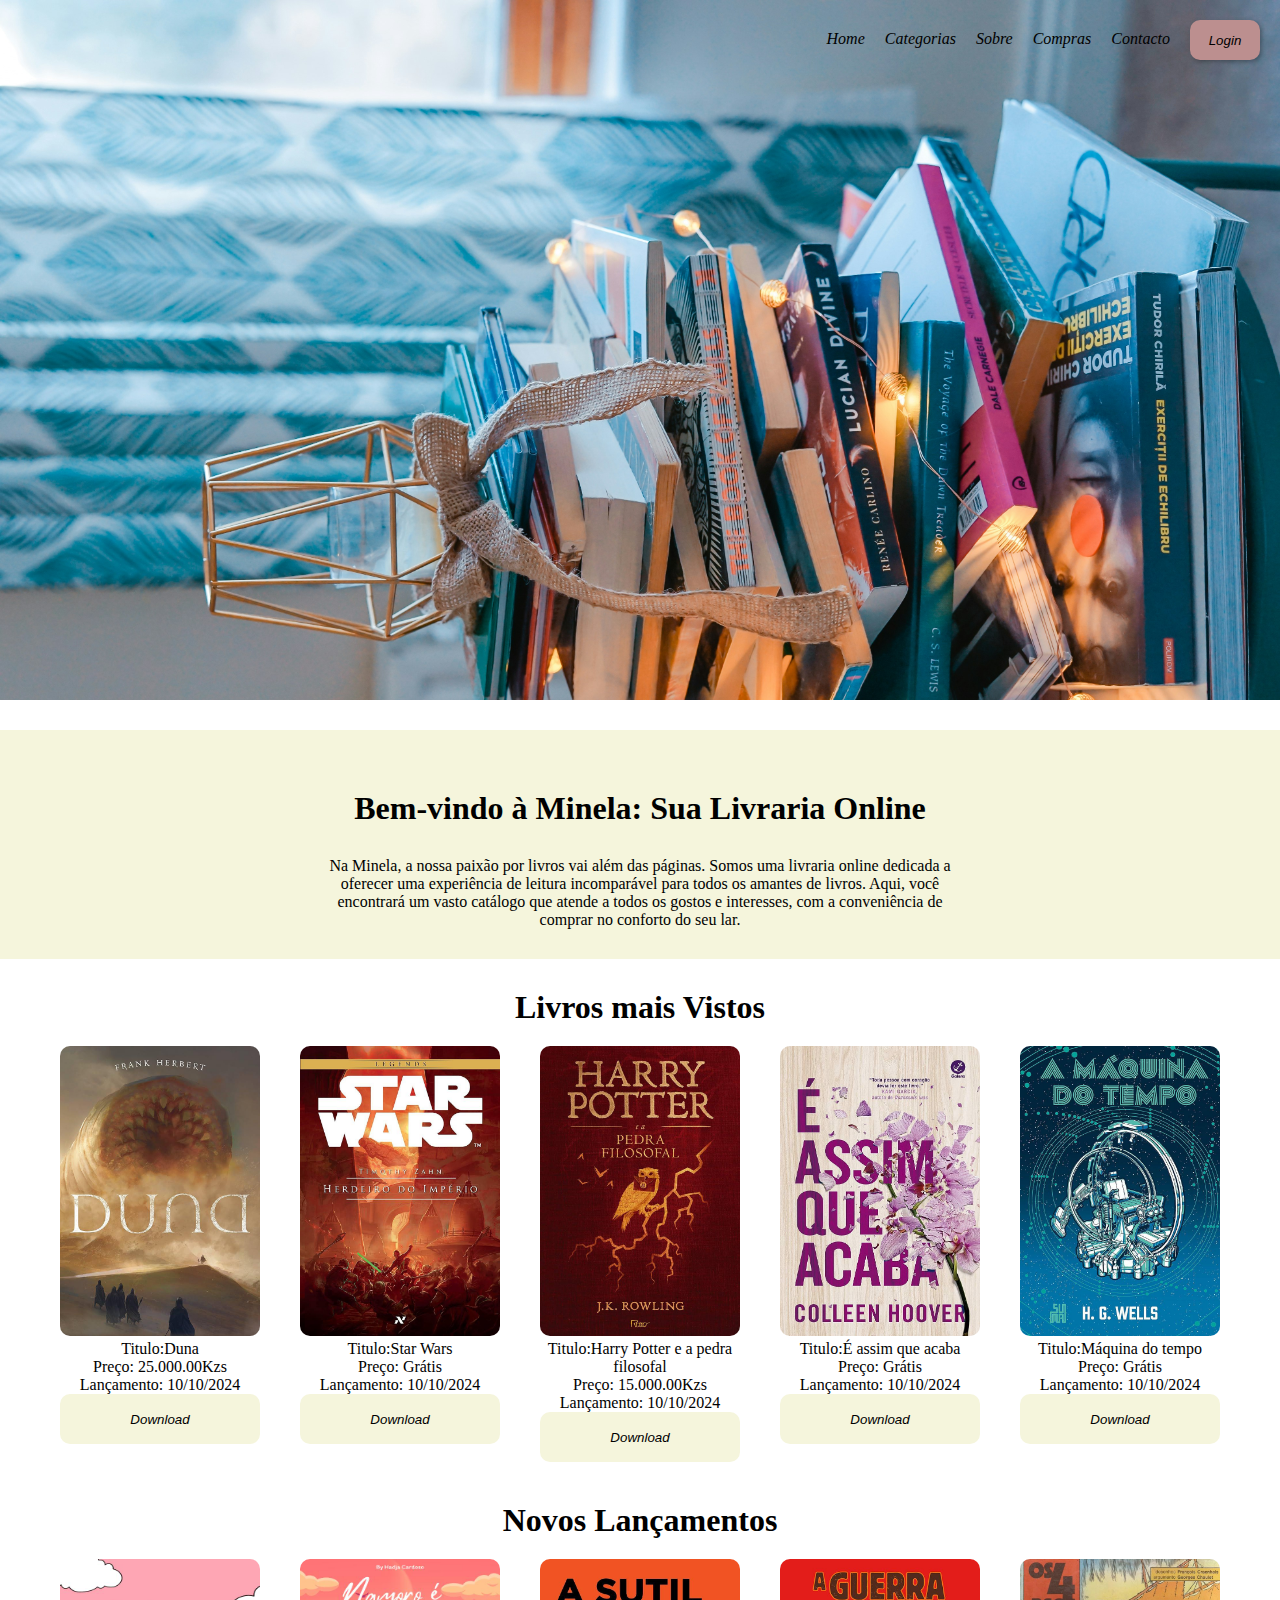
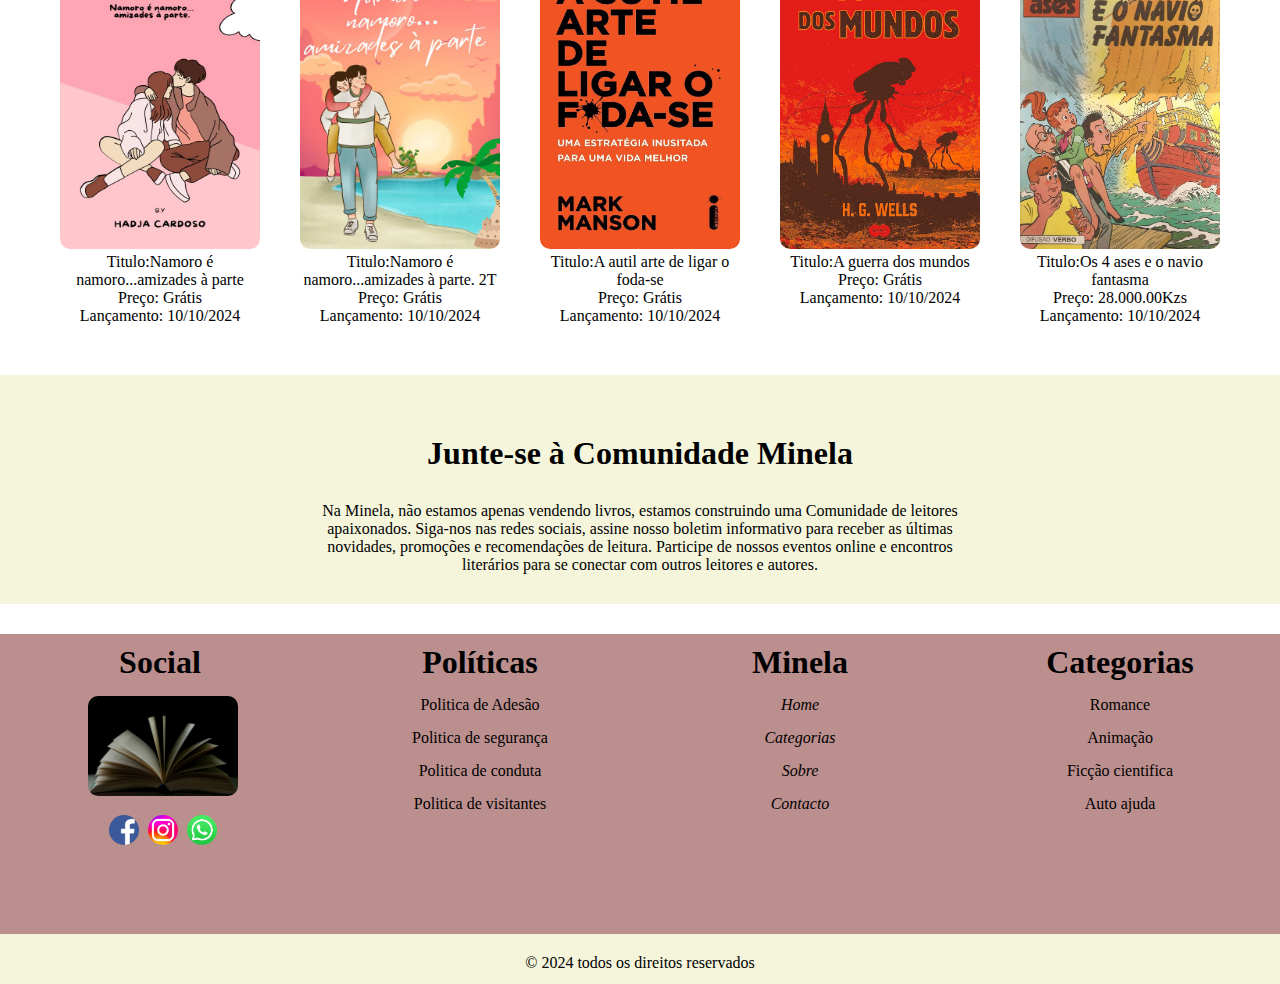
<file: index.html>
<!DOCTYPE html>
<html lang="pt-PT">
<head>
    <meta charset="UTF-8">
    <meta name="viewport" content="width=device-width, initial-scale=1.0">
    <title>Minela_Store</title>
    <link rel="stylesheet" href="./CSS/minela.css">
    <meta name="description" content="">
</head>
<body>
    <div class="contprinc">
        <header style="background-image: url('./IMAGEM/banner.jpg'); background-repeat: no-repeat;background-size: 100%;height: 700px;">
            <nav>
                <ul class="listnav">
                    <li ><a href="./index.html">Home</a></li>
                    <li ><a href="./HTML/Categorias.html">Categorias</a></li>
                    <li ><a href="./HTML/sobre.html">Sobre</a></li>
                    <li ><a href="./HTML/compras.html">Compras</a></li>
                    <li ><a href="./HTML/Contacto.html">Contacto</a></li>
                    <li ><a href="./HTML/login.html"><button>Login</button></a></li>
                </ul>
            </nav>
        </header>
        <section class="corpo">
            <section class="conv" id="beige">
                <div class="convsms">
                <h1>Bem-vindo à Minela: Sua Livraria Online</h1>
                Na Minela, a nossa paixão por livros
                 vai além das páginas. Somos uma 
                 livraria online dedicada a oferecer 
                 uma experiência de leitura incomparável
                  para todos os amantes de livros. Aqui, 
                  você encontrará um vasto catálogo que 
                  atende a todos os gostos e interesses, 
                  com a conveniência de comprar no conforto do seu lar.
                </div>
            </section>
            <section class="livros">
                <h1>Livros mais Vistos</h1>
                <div class="master" style="display: flex;justify-content: center;">
                    <div class="livro">
                        <img src="./IMAGEM/f1.jpg" alt="">
                        <p>Titulo:Duna</p>
                        <p>Preço: 25.000.00Kzs</p>
                        <p>Lançamento: 10/10/2024</p>
                        <p></p>
                        <button>Download</button>
                    </div>
                    <div class="livro">
                        <img src="./IMAGEM/f2.jpg" alt="">
                        <p>Titulo:Star Wars</p>
                        <p>Preço: Grátis</p>
                        <p>Lançamento: 10/10/2024</p>
                        <p></p>
                        <button>Download</button>
                    </div>
                    <div class="livro">
                        <img src="./IMAGEM/f3.jpg" alt="">
                        <p>Titulo:Harry Potter e a pedra filosofal</p>
                        <p>Preço: 15.000.00Kzs</p>
                        <p>Lançamento: 10/10/2024</p>
                        <p></p>
                        <button>Download</button>
                    </div>
                    <div class="livro">
                        <img src="./IMAGEM/r1.jpg" alt="">
                        <p>Titulo:É assim que acaba</p>
                        <p>Preço: Grátis</p>
                        <p>Lançamento: 10/10/2024</p>
                        <p></p>
                        <button>Download</button>
                    </div>
                    <div class="livro">
                        <img src="./IMAGEM/f5.jpg" alt="">
                        <p>Titulo:Máquina do tempo</p>
                        <p>Preço: Grátis</p>
                        <p>Lançamento: 10/10/2024</p>
                        <p></p>
                        <button>Download</button>
                    </div>
                </div>
            </section>
            <section class="livros">
                <h1>Novos Lançamentos</h1>
                <div class="master" style="display: flex;justify-content: center;">
                    <div class="livro">
                        <img src="./IMAGEM/livro6.jpg" alt="">
                        <p>Titulo:Namoro é namoro...amizades à parte</p>
                        <p>Preço: Grátis</p>
                        <p>Lançamento: 10/10/2024</p>
                        <p></p>
                    </div>
                    <div class="livro">
                        <img src="./IMAGEM/livro4.jpg" alt="">
                        <p>Titulo:Namoro é namoro...amizades à parte. 2T</p>
                        <p>Preço: Grátis</p>
                        <p>Lançamento: 10/10/2024</p>
                        <p></p>
                    </div>
                    <div class="livro">
                        <img src="./IMAGEM/aj1.jpg" alt="">
                        <p>Titulo:A autil arte de ligar o foda-se</p>
                        <p>Preço: Grátis</p>
                        <p>Lançamento: 10/10/2024</p>
                        <p></p>
                    </div>
                    <div class="livro">
                        <img src="./IMAGEM/f4.jpg" alt="">
                        <p>Titulo:A guerra dos mundos</p>
                        <p>Preço: Grátis</p>
                        <p>Lançamento: 10/10/2024</p>
                        <p></p>
                    </div>
                    <div class="livro">
                        <img src="./IMAGEM/a7.jpg" alt="">
                        <p>Titulo:Os 4 ases e o navio fantasma</p>
                        <p>Preço: 28.000.00Kzs</p>
                        <p>Lançamento: 10/10/2024</p>
                        <p></p>
                    </div>
                </div>
            </section>
            <section class="conv" id="beige">
                <div class="convsms">
                <h1>Junte-se à Comunidade Minela</h1>
                Na Minela, não estamos apenas vendendo
                 livros, estamos construindo uma Comunidade de leitores apaixonados. 
                 Siga-nos nas redes 
                 sociais, assine nosso boletim informativo para receber
                 as últimas novidades, promoções e recomendações de leitura.
                 Participe de nossos eventos online e encontros
                 literários para se conectar com outros leitores e autores.
                </div>
                </section>
        </section>
        <footer>
            <div class="RL">
                <div class="subRL">
                    <h1>Social</h1>
                    
                    <ul>
                        <li><img src="../IMAGEM/livro.jpg" alt="Livro" style="width: 150px; height: 100px; border-radius: 10px;"></li>
                        <li><img src="../IMAGEM/Facebook.jpeg" alt="" class="sociais">
                        <img src="../IMAGEM/insta.jpeg" alt="" class="sociais">
                        <img src="../IMAGEM/whats.jpeg" alt="" class="sociais"></li>
                    </ul>                   
                </div>
                <div class="subRL">
                    <h1>Políticas</h1>
                    <ul>
                        <li>Politica de Adesão</li>
                        <li>Politica de segurança</li>
                        <li>Politica de conduta</li>
                        <li>Politica de visitantes</li>
                    </ul>
                </div>
                <div class="subRL">
                    <h1>Minela</h1>
                    <ul>
                        <li ><a href="../Html/index .html">Home</a></li>
                    <li ><a href="../Html/Categorias.html">Categorias</a></li>
                    <li ><a href="../Html/sobre.html">Sobre</a></li>
                    <li ><a href="../Html/Contacto.html">Contacto</a></li>
                    </ul>
                </div>
                <div class="subRL">
                    <h1>Categorias</h1>
                    <ul>
                        <li>Romance</li>
                        <li>Animação</li>
                        <li>Ficção cientifica</li>
                        <li>Auto ajuda</li>
                    </ul>
                </div>
            </div>
            </div>
            <div class="RR">
                &#169
        2024 todos os direitos reservados
            </div>
        </footer>
    </div>
    <script>
        // Função para adicionar item ao carrinho
        function adicionarAoCarrinho(titulo, preco) {
            // Lógica para adicionar item ao carrinho (você pode implementar usando JavaScript)
            // Por exemplo, você pode usar localStorage para armazenar os itens do carrinho temporariamente
            alert(O produto "${titulo}" foi adicionado ao carrinho.);
        }
    </script>
</body>
</html>
</file>
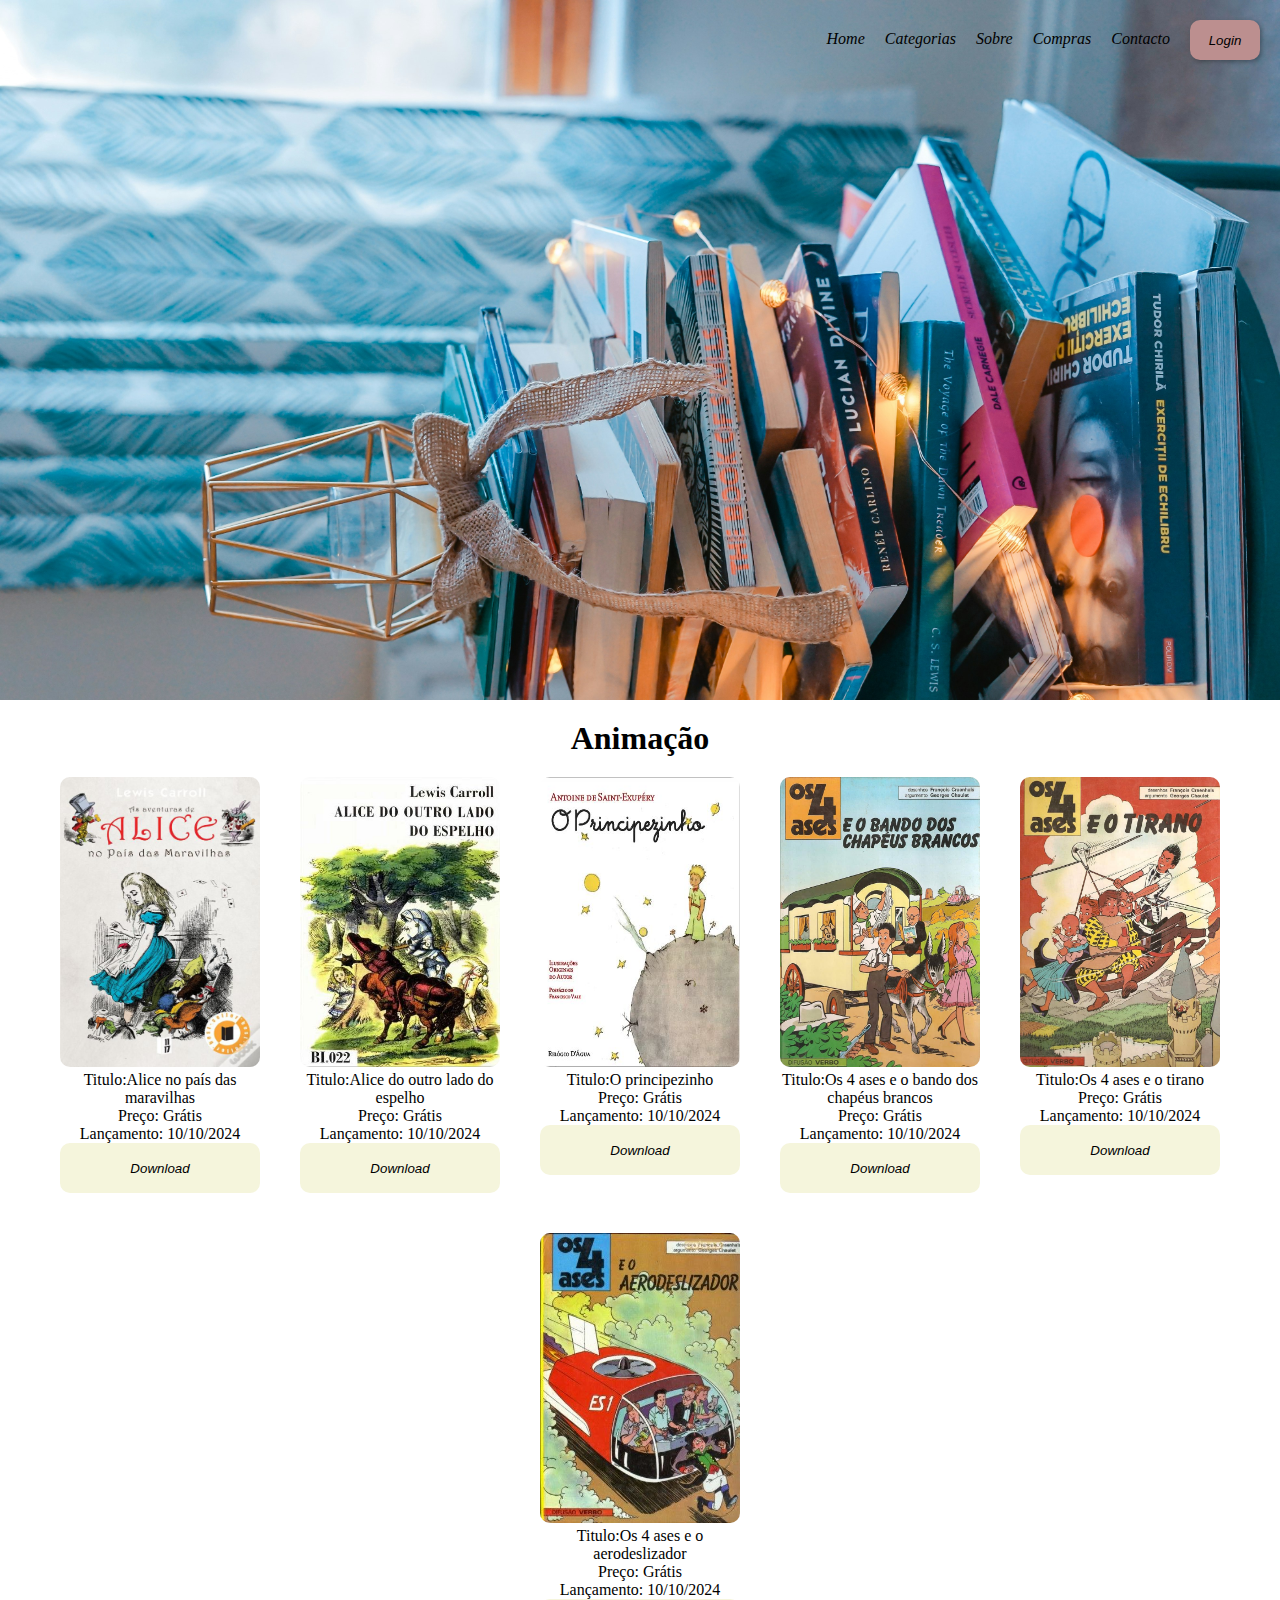
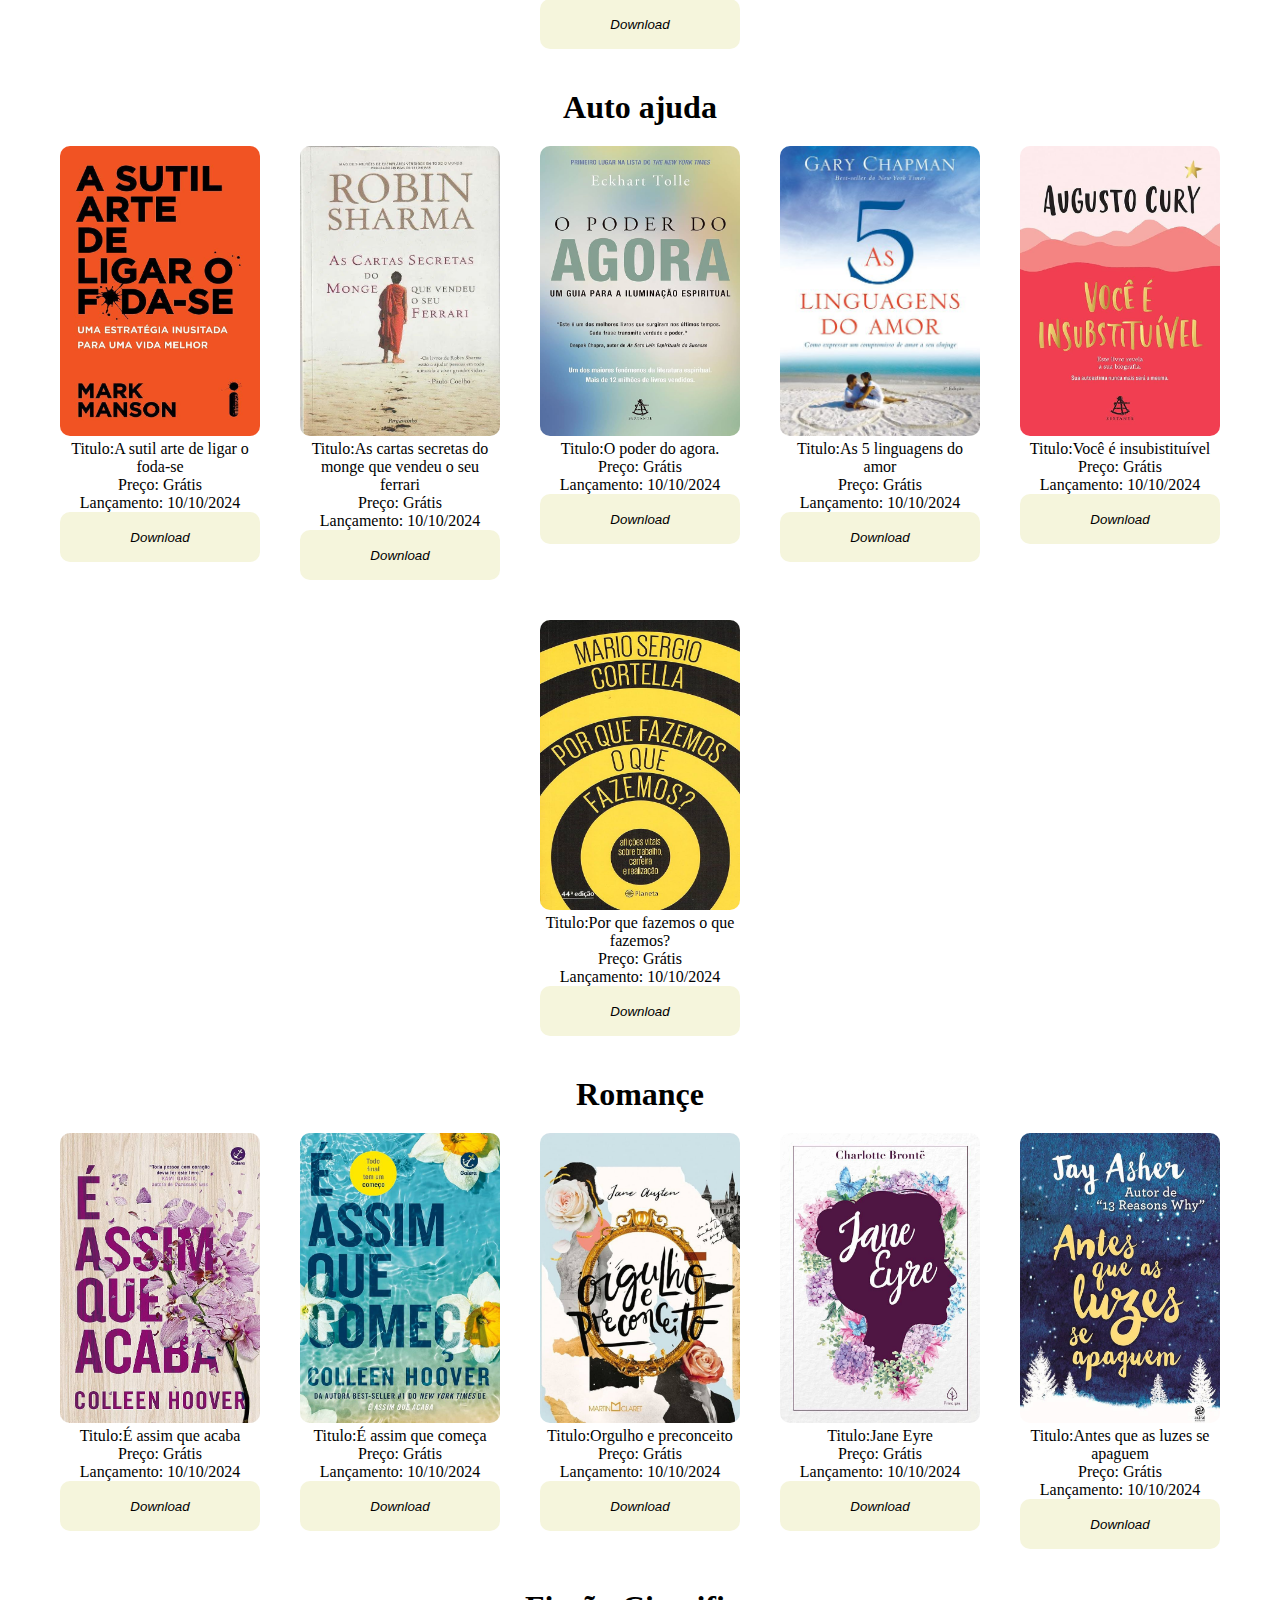
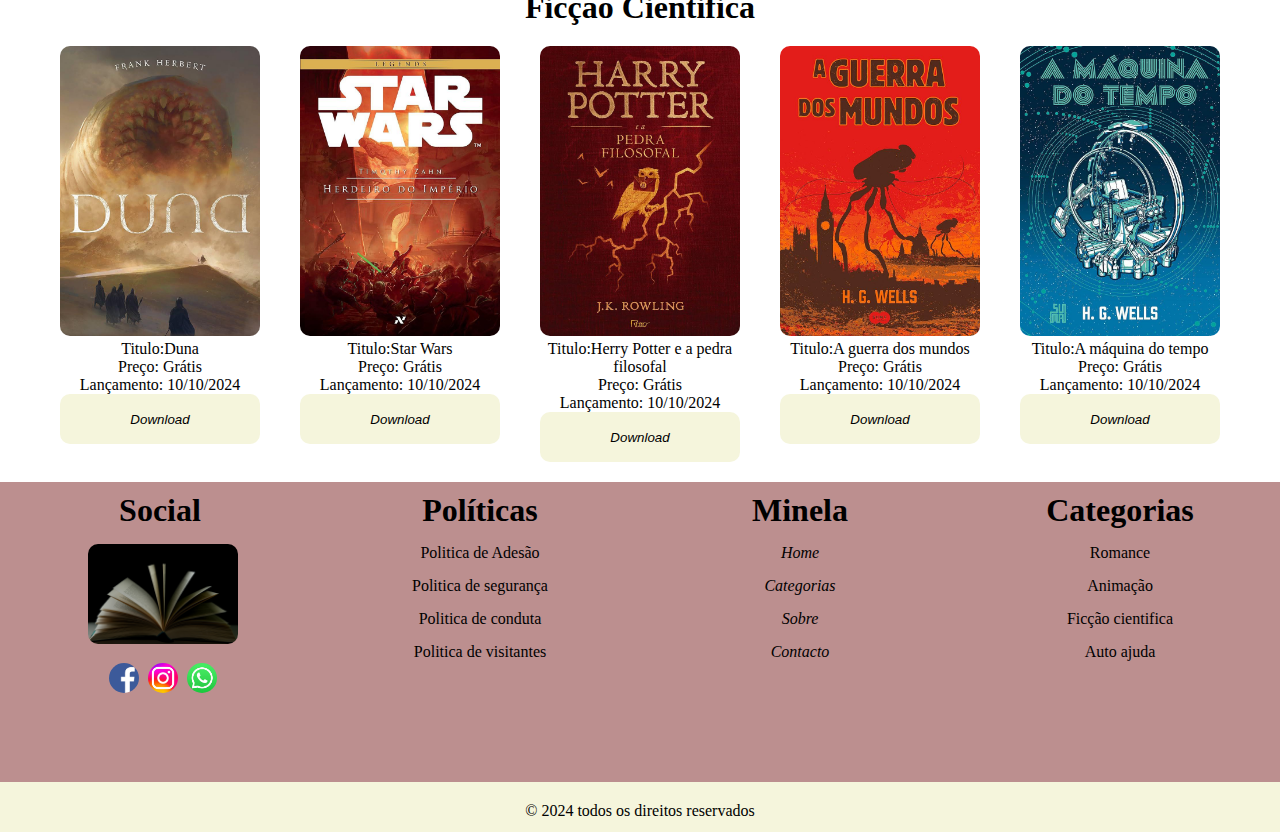
<file: HTML/Categorias.html>
<!DOCTYPE html>
<html lang="pt-PT">
<head>
    <meta charset="UTF-8">
    <meta name="viewport" content="width=device-width, initial-scale=1.0">
    <title>Categorias</title>
    <link rel="stylesheet" href="../CSS/minela.css">
</head>
<body>
    <div class="contprinc">
        <header style="background-image: url('../IMAGEM/banner.jpg'); background-repeat: no-repeat;background-size: 100%;height: 700px;">
            <nav>
                <ul class="listnav">
                    <li ><a href="../index.html">Home</a></li>
                    <li ><a href="./Categorias.html">Categorias</a></li>
                    <li ><a href="./sobre.html">Sobre</a></li>
                    <li ><a href="./compras.html">Compras</a></li>
                    <li ><a href="./Contacto.html">Contacto</a></li>
                    <li ><a href="./Contacto.html"><button>Login</button></a></li>
                </ul>
            </nav>
        </header>
        <section class="corpo">
            <section class="livros">
                <h1>Animação</h1>
                <div class="master" style="display: flex;justify-content: center;">
                    <div class="livro">
                        <img src="../IMAGEM/a1.jpg" alt="">
                        <p>Titulo:Alice no país das maravilhas</p>
                        <p>Preço: Grátis</p>
                        <p>Lançamento: 10/10/2024</p>
                        <p></p>
                        <button>Download</button>
                    </div>
                    <div class="livro">
                        <img src="../IMAGEM/a2.jpg" alt="">
                        <p>Titulo:Alice do outro lado do espelho</p>
                        <p>Preço: Grátis</p>
                        <p>Lançamento: 10/10/2024</p>
                        <p></p>
                        <button>Download</button>
                    </div>
                    <div class="livro">
                        <img src="../IMAGEM/a3.jpg" alt="">
                        <p>Titulo:O principezinho</p>
                        <p>Preço: Grátis</p>
                        <p>Lançamento: 10/10/2024</p>
                        <p></p>
                        <button>Download</button>
                    </div>
                    <div class="livro">
                        <img src="../IMAGEM/a4.jpg" alt="">
                        <p>Titulo:Os 4 ases e o bando dos chapéus brancos</p>
                        <p>Preço: Grátis</p>
                        <p>Lançamento: 10/10/2024</p>
                        <p></p>
                        <button>Download</button>
                    </div>
                    <div class="livro">
                        <img src="../IMAGEM/a5.jpg" alt="">
                        <p>Titulo:Os 4 ases e o tirano</p>
                        <p>Preço: Grátis</p>
                        <p>Lançamento: 10/10/2024</p>
                        <p></p>
                        <button>Download</button>
                    </div>
                    <div class="livro">
                        <img src="../IMAGEM/a6.jpg" alt="">
                        <p>Titulo:Os 4 ases e o aerodeslizador</p>
                        <p>Preço: Grátis</p>
                        <p>Lançamento: 10/10/2024</p>
                        <p></p>
                        <button>Download</button>
                    </div>
                </div>
            </section>
            <section class="livros">
                <h1>Auto ajuda</h1>
                <div class="master" style="display: flex;justify-content: center;">
                    <div class="livro">
                        <img src="../IMAGEM/aj1.jpg" alt="">
                        <p>Titulo:A sutil arte de ligar o foda-se</p>
                        <p>Preço: Grátis</p>
                        <p>Lançamento: 10/10/2024</p>
                        <p></p>
                        <button>Download</button>
                    </div>
                    <div class="livro">
                        <img src="../IMAGEM/aj2.jpg" alt="">
                        <p>Titulo:As cartas secretas do monge que vendeu
                            o seu ferrari</p>
                        <p>Preço: Grátis</p>
                        <p>Lançamento: 10/10/2024</p>
                        <p></p>
                        <button>Download</button>
                    </div>
                    <div class="livro">
                        <img src="../IMAGEM/aj3.jpg" alt="">
                        <p>Titulo:O poder do agora.</p>
                        <p>Preço: Grátis</p>
                        <p>Lançamento: 10/10/2024</p>
                        <p></p>
                        <button>Download</button>
                    </div>
                    <div class="livro">
                        <img src="../IMAGEM/aj4.jpg" alt="">
                        <p>Titulo:As 5 linguagens do amor</p>
                        <p>Preço: Grátis</p>
                        <p>Lançamento: 10/10/2024</p>
                        <p></p>
                        <button>Download</button>
                    </div>
                    <div class="livro">
                        <img src="../IMAGEM/aj5.jpg" alt="">
                        <p>Titulo:Você é insubistituível</p>
                        <p>Preço: Grátis</p>
                        <p>Lançamento: 10/10/2024</p>
                        <p></p>
                        <button>Download</button>
                    </div>
                    <div class="livro">
                        <img src="../IMAGEM/aj6.jpg" alt="">
                        <p>Titulo:Por que fazemos o que fazemos?</p>
                        <p>Preço: Grátis</p>
                        <p>Lançamento: 10/10/2024</p>
                        <p></p>
                        <button>Download</button>
                    </div>
                </div>
            </section>
            <section class="livros">
                <h1>Romançe</h1>
                <div class="master" style="display: flex;justify-content: center;">
                    <div class="livro">
                        <img src="../IMAGEM/r1.jpg" alt="">
                        <p>Titulo:É assim que acaba</p>
                        <p>Preço: Grátis</p>
                        <p>Lançamento: 10/10/2024</p>
                        <p></p>
                        <button>Download</button>
                    </div>
                    <div class="livro">
                        <img src="../IMAGEM/r2.jpg" alt="">
                        <p>Titulo:É assim que começa</p>
                        <p>Preço: Grátis</p>
                        <p>Lançamento: 10/10/2024</p>
                        <p></p>
                        <button>Download</button>
                    </div>
                    <div class="livro">
                        <img src="../IMAGEM/r3.jpg" alt="">
                        <p>Titulo:Orgulho e preconceito</p>
                        <p>Preço: Grátis</p>
                        <p>Lançamento: 10/10/2024</p>
                        <p></p>
                        <button>Download</button>
                    </div>
                    <div class="livro">
                        <img src="../IMAGEM/r4.jpg" alt="">
                        <p>Titulo:Jane Eyre</p>
                        <p>Preço: Grátis</p>
                        <p>Lançamento: 10/10/2024</p>
                        <p></p>
                        <button>Download</button>
                    </div>
                    <div class="livro">
                        <img src="../IMAGEM/r5.jpg" alt="">
                        <p>Titulo:Antes que as luzes se apaguem</p>
                        <p>Preço: Grátis</p>
                        <p>Lançamento: 10/10/2024</p>
                        <p></p>
                        <button>Download</button>
                    </div>
                </div>
            </section>
            <section class="livros">
                <h1>Ficção Cientifica</h1>
                <div class="master" style="display: flex;justify-content: center;">
                    <div class="livro">
                        <img src="../IMAGEM/f1.jpg" alt="">
                        <p>Titulo:Duna</p>
                        <p>Preço: Grátis</p>
                        <p>Lançamento: 10/10/2024</p>
                        <p></p>
                        <button>Download</button>
                    </div>
                    <div class="livro">
                        <img src="../IMAGEM/f2.jpg" alt="">
                        <p>Titulo:Star Wars</p>
                        <p>Preço: Grátis</p>
                        <p>Lançamento: 10/10/2024</p>
                        <p></p>
                        <button>Download</button>
                    </div>
                    <div class="livro">
                        <img src="../IMAGEM/f3.jpg" alt="">
                        <p>Titulo:Herry Potter e a pedra filosofal</p>
                        <p>Preço: Grátis</p>
                        <p>Lançamento: 10/10/2024</p>
                        <p></p>
                        <button>Download</button>
                    </div>
                    <div class="livro">
                        <img src="../IMAGEM/f4.jpg" alt="">
                        <p>Titulo:A guerra dos mundos</p>
                        <p>Preço: Grátis</p>
                        <p>Lançamento: 10/10/2024</p>
                        <p></p>
                        <button>Download</button>
                    </div>
                    <div class="livro">
                        <img src="../IMAGEM/f5.jpg" alt="">
                        <p>Titulo:A máquina do tempo</p>
                        <p>Preço: Grátis</p>
                        <p>Lançamento: 10/10/2024</p>
                        <p></p>
                        <button>Download</button>
                    </div>
                </div>
            </section>
        </section>
        <footer>
            <div class="RL">
                <div class="subRL">
                    <h1>Social</h1>
                    
                    <ul>
                        <li><img src="../IMAGEM/livro.jpg" alt="Livro" style="width: 150px; height: 100px; border-radius: 10px;"></li>
                        <li><img src="../IMAGEM/Facebook.jpeg" alt="" class="sociais">
                        <img src="../IMAGEM/insta.jpeg" alt="" class="sociais">
                        <img src="../IMAGEM/whats.jpeg" alt="" class="sociais"></li>
                    </ul>                   
                </div>
                <div class="subRL">
                    <h1>Políticas</h1>
                    <ul>
                        <li>Politica de Adesão</li>
                        <li>Politica de segurança</li>
                        <li>Politica de conduta</li>
                        <li>Politica de visitantes</li>
                    </ul>
                </div>
                <div class="subRL">
                    <h1>Minela</h1>
                    <ul>
                    <li ><a href="../Html/index .html">Home</a></li>
                    <li ><a href="../Html/Categorias.html">Categorias</a></li>
                    <li ><a href="../Html/sobre.html">Sobre</a></li>
                    <li ><a href="../Html/Contacto.html">Contacto</a></li>

                    </ul>
                </div>
                <div class="subRL">
                    <h1>Categorias</h1>
                    <ul>
                        <li>Romance</li>
                        <li>Animação</li>
                        <li>Ficção cientifica</li>
                        <li>Auto ajuda</li>
                    </ul>
                </div>
            </div>
            </div>
            <div class="RR">
                &#169
        2024 todos os direitos reservados
            </div>
        </footer>
    </div>
</body>
</html>
</file>
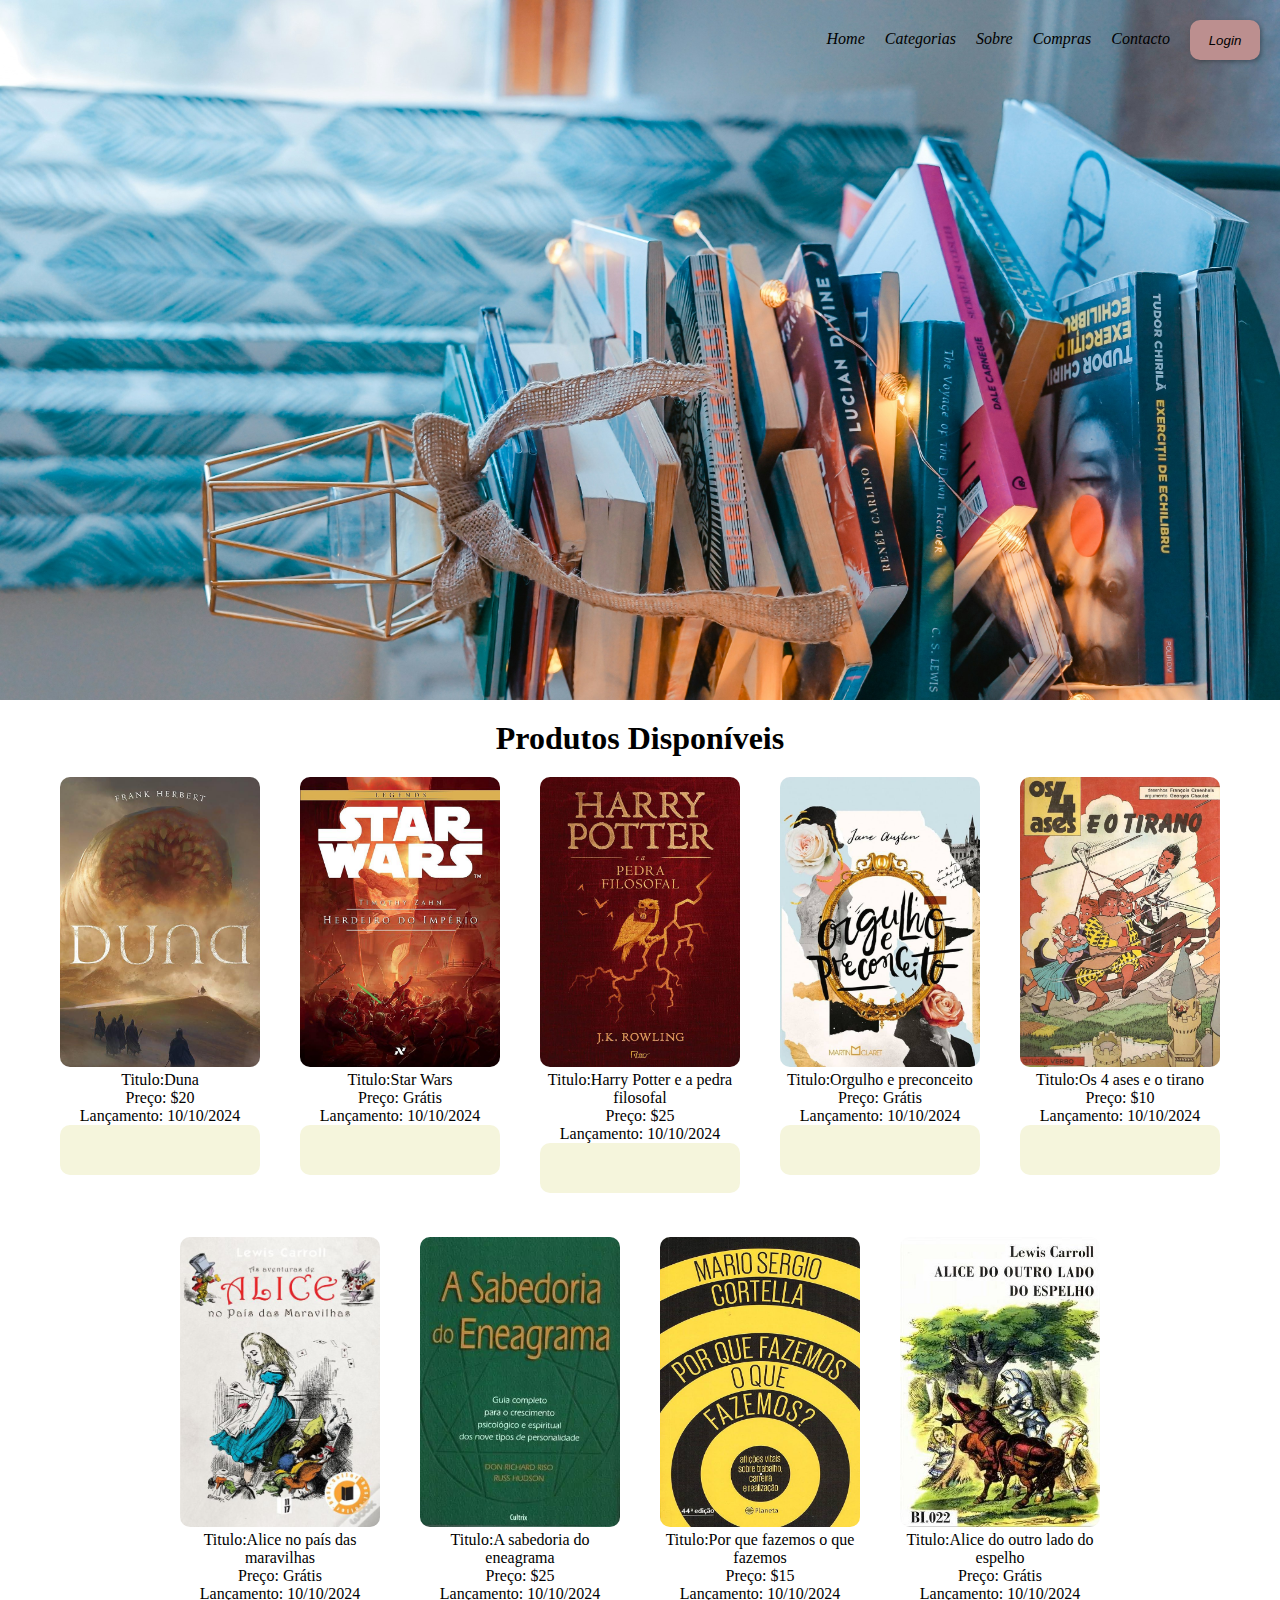
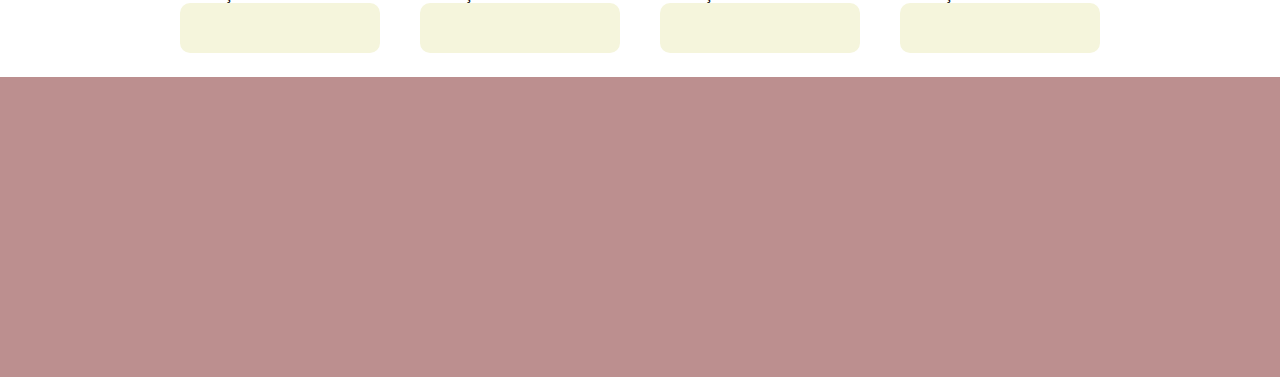
<file: HTML/compras.html>
<!DOCTYPE html>
<html lang="pt-PT">
<head>
    <meta charset="UTF-8">
    <meta name="viewport" content="width=device-width, initial-scale=1.0">
    <title>Compras - Livraria Minela</title>
    <link rel="stylesheet" href="../CSS/minela.css">
    <link rel="stylesheet" href="https://cdnjs.cloudflare.com/ajax/libs/font-awesome/6.5.2/css/all.min.css" integrity="sha512-SnH5WK+bZxgPHs44uWIX+LLJAJ9/2PkPKZ5QiAj6Ta86w+fsb2TkcmfRyVX3pBnMFcV7oQPJkl9QevSCWr3W6A==" crossorigin="anonymous" referrerpolicy="no-referrer" />
</head>
<body>
    <div class="contprinc">
        <header style="background-image: url('../IMAGEM/banner.jpg'); background-repeat: no-repeat;background-size: 100%;height: 700px;">
            <nav>
                <ul class="listnav">
                    <li ><a href="../index.html">Home</a></li>
                    <li ><a href="./Categorias.html">Categorias</a></li>
                    <li ><a href="./sobre.html">Sobre</a></li>
                    <li ><a href="./compras.html">Compras</a></li>
                    <li ><a href="./Contacto.html">Contacto</a></li>
                    <li ><a href="./login.html"><button>Login</button></a></li>
                </ul>
            </nav>
        </header>
        <section class="corpo">
            <section class="livros">
                <h1>Produtos Disponíveis</h1>
                <div class="master" style="display: flex;justify-content: center;">
                    <div class="livro">
                        <img src="../IMAGEM/f1.jpg" alt="">
                        <p>Titulo:Duna</p>
                        <p>Preço: $20</p>
                        <p>Lançamento: 10/10/2024</p>
                        <p></p>
                        <button  class="fa-solid fa-cart-shopping" onclick="adicionarAoCarrinho('Duna', 20)"></button></button>
                    </div>
                    <div class="livro">
                        <img src="../IMAGEM/f2.jpg" alt="">
                        <p>Titulo:Star Wars</p>
                        <p>Preço: Grátis</p>
                        <p>Lançamento: 10/10/2024</p>
                        <p></p>
                        <button  class="fa-solid fa-cart-shopping" onclick="adicionarAoCarrinho('Star Wars', 0)"></button>
                    </div>
                    <div class="livro">
                        <img src="../IMAGEM/f3.jpg" alt="">
                        <p>Titulo:Harry Potter e a pedra filosofal</p>
                        <p>Preço: $25</p>
                        <p>Lançamento: 10/10/2024</p>
                        <p></p>
                        <button  class="fa-solid fa-cart-shopping" onclick="adicionarAoCarrinho('Harry Potter', 25)"></button>
                    </div>
                    <div class="livro">
                        <img src="../IMAGEM/r3.jpg" alt="">
                        <p>Titulo:Orgulho e preconceito</p>
                        <p>Preço: Grátis</p>
                        <p>Lançamento: 10/10/2024</p>
                        <p></p>
                        <button  class="fa-solid fa-cart-shopping" onclick="adicionarAoCarrinho('Orgulho e preconceito', 0)"></button>
                    </div>
                    <div class="livro">
                        <img src="../IMAGEM/a5.jpg" alt="">
                        <p>Titulo:Os 4 ases e o tirano</p>
                        <p>Preço: $10</p>
                        <p>Lançamento: 10/10/2024</p>
                        <p></p>
                        <button  class="fa-solid fa-cart-shopping" onclick="adicionarAoCarrinho('Os 4 ases', 10)"></button>
                    </div>
                    <div class="livro">
                        <img src="../IMAGEM/a1.jpg" alt="">
                        <p>Titulo:Alice no país das maravilhas</p>
                        <p>Preço: Grátis</p>
                        <p>Lançamento: 10/10/2024</p>
                        <p></p>
                        <button  class="fa-solid fa-cart-shopping" onclick="adicionarAoCarrinho('Alice no país das maravilhas', 0)"></button>
                    </div>
                    <div class="livro">
                        <img src="../IMAGEM/aj7.jpg" alt="">
                        <p>Titulo:A sabedoria do eneagrama</p>
                        <p>Preço: $25</p>
                        <p>Lançamento: 10/10/2024</p>
                        <p></p>
                        <button  class="fa-solid fa-cart-shopping" onclick="adicionarAoCarrinho('A sabedoria do eneagrama', 25)"></button>
                    </div>
                    <div class="livro">
                        <img src="../IMAGEM/aj6.jpg" alt="">
                        <p>Titulo:Por que fazemos o que fazemos</p>
                        <p>Preço: $15</p>
                        <p>Lançamento: 10/10/2024</p>
                        <p></p>
                        <button  class="fa-solid fa-cart-shopping" onclick="adicionarAoCarrinho('Porque fazemos o que fazemos', 15)"></button>
                    </div>
                    <div class="livro">
                        <img src="../IMAGEM/a2.jpg" alt="">
                        <p>Titulo:Alice do outro lado do espelho</p>
                        <p>Preço: Grátis</p>
                        <p>Lançamento: 10/10/2024</p>
                        <p></p>
                        <button  class="fa-solid fa-cart-shopping" onclick="adicionarAoCarrinho('lice do outro lado do espelho', 0)"></button>
                    </div>
                </div>
            </section>
        </section>
        <footer>
            <!-- Footer -->
        </footer>
    </div>

    <div id="carrinho-info" style="position: fixed; bottom: 0; left: 0; width: 100%; background-color: #f0f0f0; padding: 10px; text-align: center; display: none;">
        <div id="carrinho-itens">
            <!-- Aqui serão adicionados dinamicamente os itens do carrinho -->
        </div>
        <span id="total-pagar"></span>
        <button id="finalizarCompraBtn">Finalizar Compra</button>
    </div>

    <div id="avisoCompraFinalizada" class="aviso-compra">
        <p>Compra finalizada com sucesso!</p>
    </div>
    

    <script>
        let carrinho = []; // Array para armazenar os itens do carrinho

        function adicionarAoCarrinho(titulo, preco) {
            // Verificar se o livro já está no carrinho
            let itemExistente = carrinho.find(item => item.titulo === titulo);

            if (preco === 0) {
                alert("Este livro é grátis e não pode ser adicionado ao carrinho.");
                return;
            }

            if (itemExistente) {
                // Se o livro já existe, incrementar a quantidade selecionada
                itemExistente.quantidadeSelecionada++;
            } else {
                // Se o livro não existe, adicioná-lo ao carrinho com quantidade 1
                carrinho.push({ titulo, preco, quantidade: 1, quantidadeSelecionada: 1 });
            }

            // Atualizar a exibição do carrinho
            atualizarCarrinho();
        }

        function removerDoCarrinho(index) {
            // Reduzir a quantidade selecionada
            if (carrinho[index].quantidadeSelecionada > 1) {
                carrinho[index].quantidadeSelecionada--;
            } else {
                // Se a quantidade selecionada for 1, remover o item do carrinho completamente
                carrinho.splice(index, 1);
            }

            atualizarCarrinho();
        }

        function atualizarCarrinho() {
            // Limpar conteúdo atual do carrinho
            const carrinhoItens = document.getElementById('carrinho-itens');
            carrinhoItens.innerHTML = '';

            // Atualizar a lista de itens do carrinho
            carrinho.forEach((item, index) => {
                const itemDiv = document.createElement('div');
                itemDiv.classList.add('item-carrinho');

                const itemHTML = `
                    <span>${item.titulo} ${item.quantidadeSelecionada > 1 ? `(${item.quantidadeSelecionada}x)` : ''} - $${(item.preco * item.quantidade).toFixed(2)}</span>
                    <button onclick="removerDoCarrinho(${index})">Remover</button>
                `;
                itemDiv.innerHTML = itemHTML;

                carrinhoItens.appendChild(itemDiv);
            });

            // Atualizar total a pagar
            const totalPagar = calcularTotal();
            document.getElementById('total-pagar').innerText = `Total a Pagar: $${totalPagar.toFixed(2)}`;

            // Exibir carrinho
            document.getElementById('carrinho-info').style.display = 'block';
        }

        function calcularTotal() {
            return carrinho.reduce((total, item) => total + (item.preco * item.quantidadeSelecionada), 0);
        }

        // Simulação inicial de adição de itens ao carrinho
        document.addEventListener('DOMContentLoaded', function() {
        });

        let usuarioLogado = true; // Exemplo: variável que indica se o usuário está logado

        function verificarLogin() {
            // Simulação simples de verificação de login
            if (!usuarioLogado) {
                alert("Você precisa estar logado para finalizar a compra.");
                // Redirecionar para a página de login
                window.location.href = './login.html';  // Substitua pelo caminho correto da página de login
                return false; // Indica que o usuário não está logado
            }
            return true; 
        }

        document.addEventListener('DOMContentLoaded', function() {
        // Event listener para o botão "Finalizar Compra"
        document.getElementById('finalizarCompraBtn').addEventListener('click', function() {
            // Verificar se o usuário está logado
            if (verificarLogin()) {
                // Exibir aviso de compra finalizada
                document.getElementById('avisoCompraFinalizada').style.display = 'block';

                // Limpar o carrinho (função fictícia para limpar o carrinho)
                limparCarrinho();

                // Redirecionar para a página inicial após alguns segundos (simulação)
                setTimeout(function() {
                    window.location.href = '../index.html';  // Substitua pelo caminho correto da página inicial
                }, 2000); 
            }
        });
    });

    function limparCarrinho() {
    carrinho = []; 
    atualizarCarrinho();  
  }


    </script>
</body>
</html>
</file>
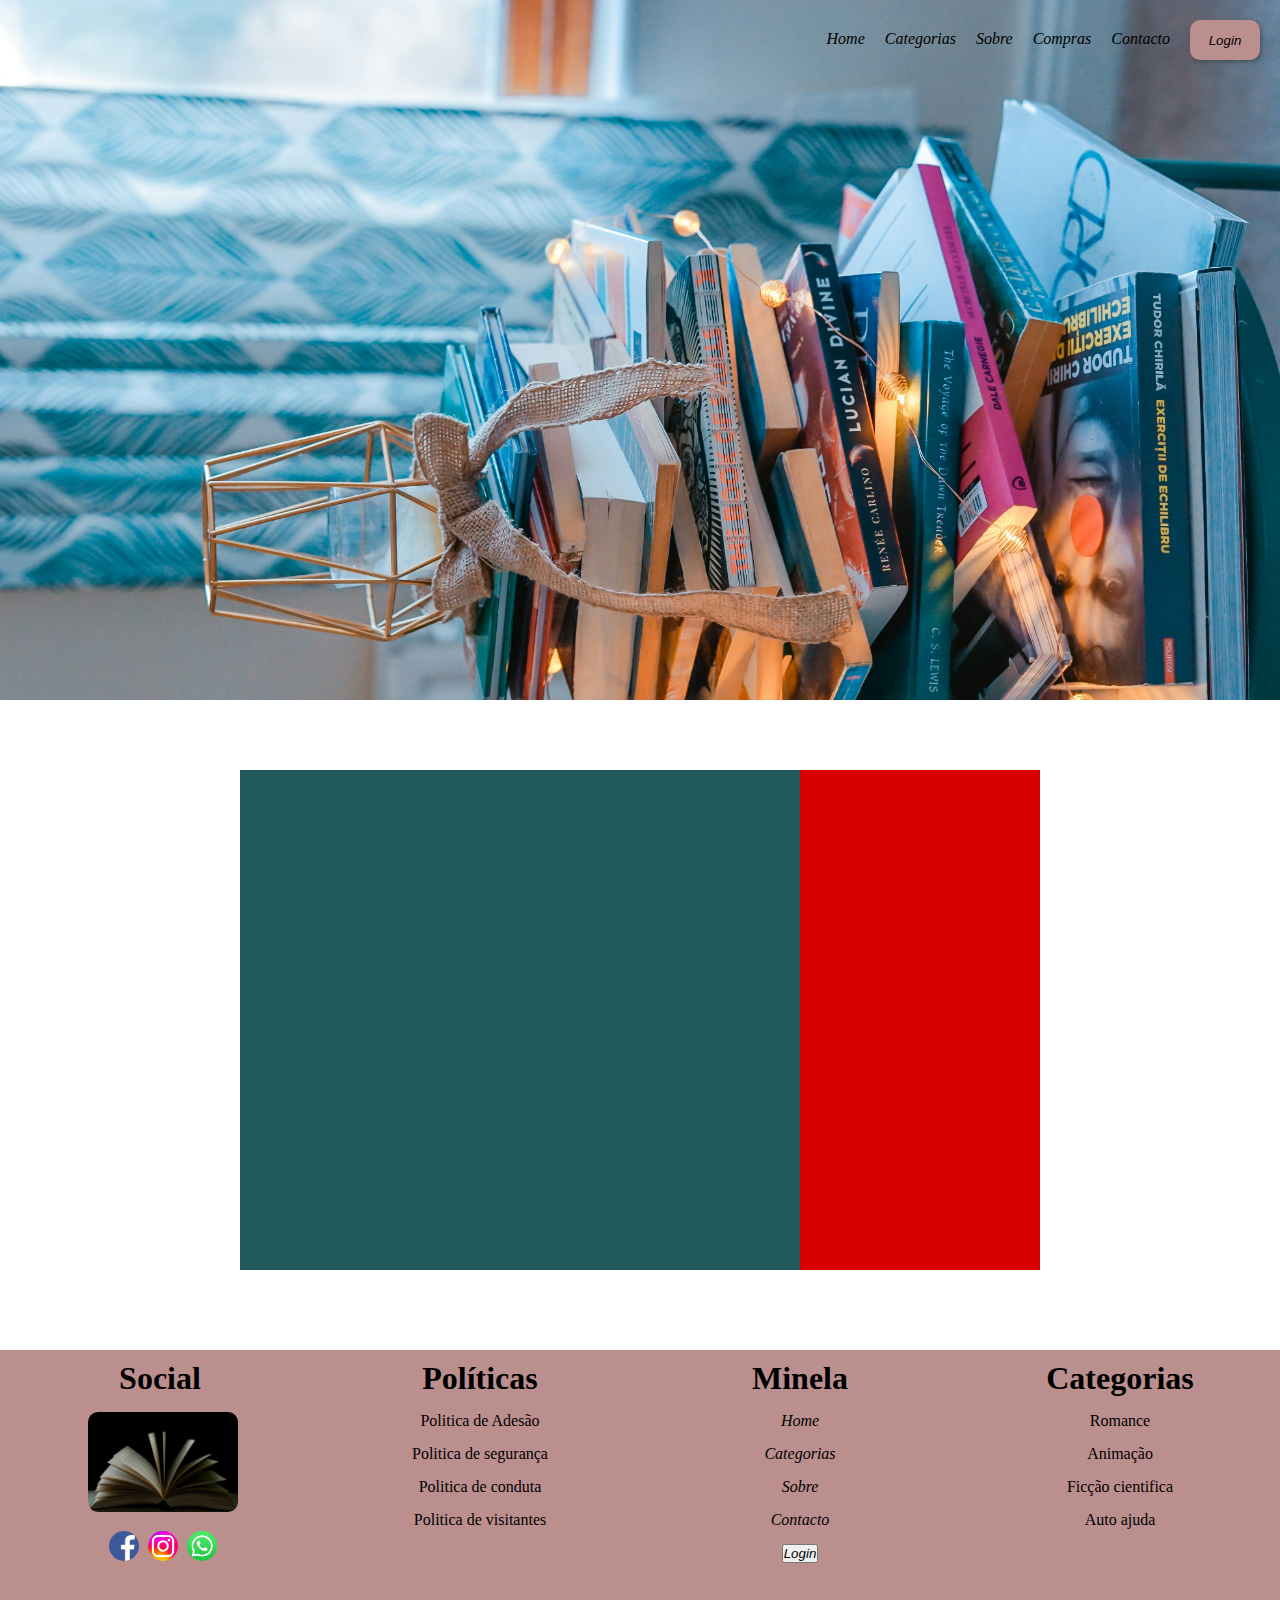
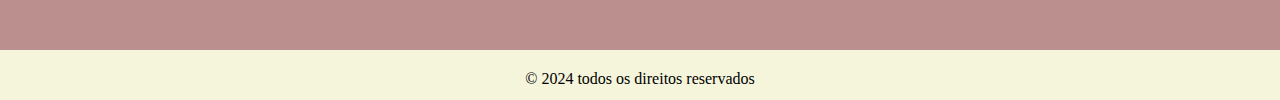
<file: HTML/Contacto.html>
<!DOCTYPE html>
<html lang="pt-PT">
<head>
    <meta charset="UTF-8">
    <meta name="viewport" content="width=device-width, initial-scale=1.0">
    <title>Contactos</title>
    <link rel="stylesheet" href="../CSS/minela.css">
</head>
<body>
    <div class="contprinc">
        <header style="background-image: url('../IMAGEM/banner.jpg'); background-repeat: no-repeat;background-size: 100%;height: 700px;">
            <nav>
                <ul class="listnav">
                    <li ><a href="../index.html">Home</a></li>
                    <li ><a href="./Categorias.html">Categorias</a></li>
                    <li ><a href="./sobre.html">Sobre</a></li>
                    <li ><a href="./compras.html">Compras</a></li>
                    <li ><a href="./Contacto.html">Contacto</a></li>
                    <li ><a href="./login.html"><button>Login</button></a></li>
                </ul>
            </nav>
        </header>
        <section class="corpo">
            <div style="display: flex; justify-content: center;margin-bottom: 80px;" >
                <div class="secmapa">
                    <div class="mapa">
                        <iframe src="https://www.google.com/maps/embed?pb=!1m18!1m12!1m3!1d6655.994817751545!2d13.258021268960501!3d-8.841304768429556!2m3!1f0!2f0!3f0!3m2!1i1024!2i768!4f13.1!3m3!1m2!1s0x1a51f3e0c794ec07%3A0x4d5252767103b8d9!2s5756%2B2HP%2C%20Luanda!5e0!3m2!1spt-PT!2sao!4v1715539433341!5m2!1spt-PT!2sao" width="600" height="450" style="border:0;" allowfullscreen="" loading="lazy" referrerpolicy="no-referrer-when-downgrade"></iframe>
                    </div>
                    <div>
                    </div>
                </div>
            </div>
        </section>
        <footer>
            <div class="RL">
                <div class="subRL">
                    <h1>Social</h1>
                    
                    <ul>
                        <li><img src="../IMAGEM/livro.jpg" alt="Livro" style="width: 150px; height: 100px; border-radius: 10px;"></li>
                        <li><img src="../IMAGEM/Facebook.jpeg" alt="" class="sociais">
                        <img src="../IMAGEM/insta.jpeg" alt="" class="sociais">
                        <img src="../IMAGEM/whats.jpeg" alt="" class="sociais"></li>
                    </ul>                   
                </div>
                <div class="subRL">
                    <h1>Políticas</h1>
                    <ul>
                        <li>Politica de Adesão</li>
                        <li>Politica de segurança</li>
                        <li>Politica de conduta</li>
                        <li>Politica de visitantes</li>
                    </ul>
                </div>
                <div class="subRL">
                    <h1>Minela</h1>
                    <ul>
                        <li ><a href="../Html/index .html">Home</a></li>
                    <li ><a href="../Html/Categorias.html">Categorias</a></li>
                    <li ><a href="../Html/sobre.html">Sobre</a></li>
                    <li ><a href="../Html/Contacto.html">Contacto</a></li>
                    <li ><a href="../HTML/login.html"><button>Login</button></a></li>
                    </ul>
                </div>
                <div class="subRL">
                    <h1>Categorias</h1>
                    <ul>
                        <li>Romance</li>
                        <li>Animação</li>
                        <li>Ficção cientifica</li>
                        <li>Auto ajuda</li>
                    </ul>
                </div>
            </div>
            </div>
            <div class="RR" >
                &#169
        2024 todos os direitos reservados
            </div>
        </footer>
    </div>
</body>
</html>
</file>
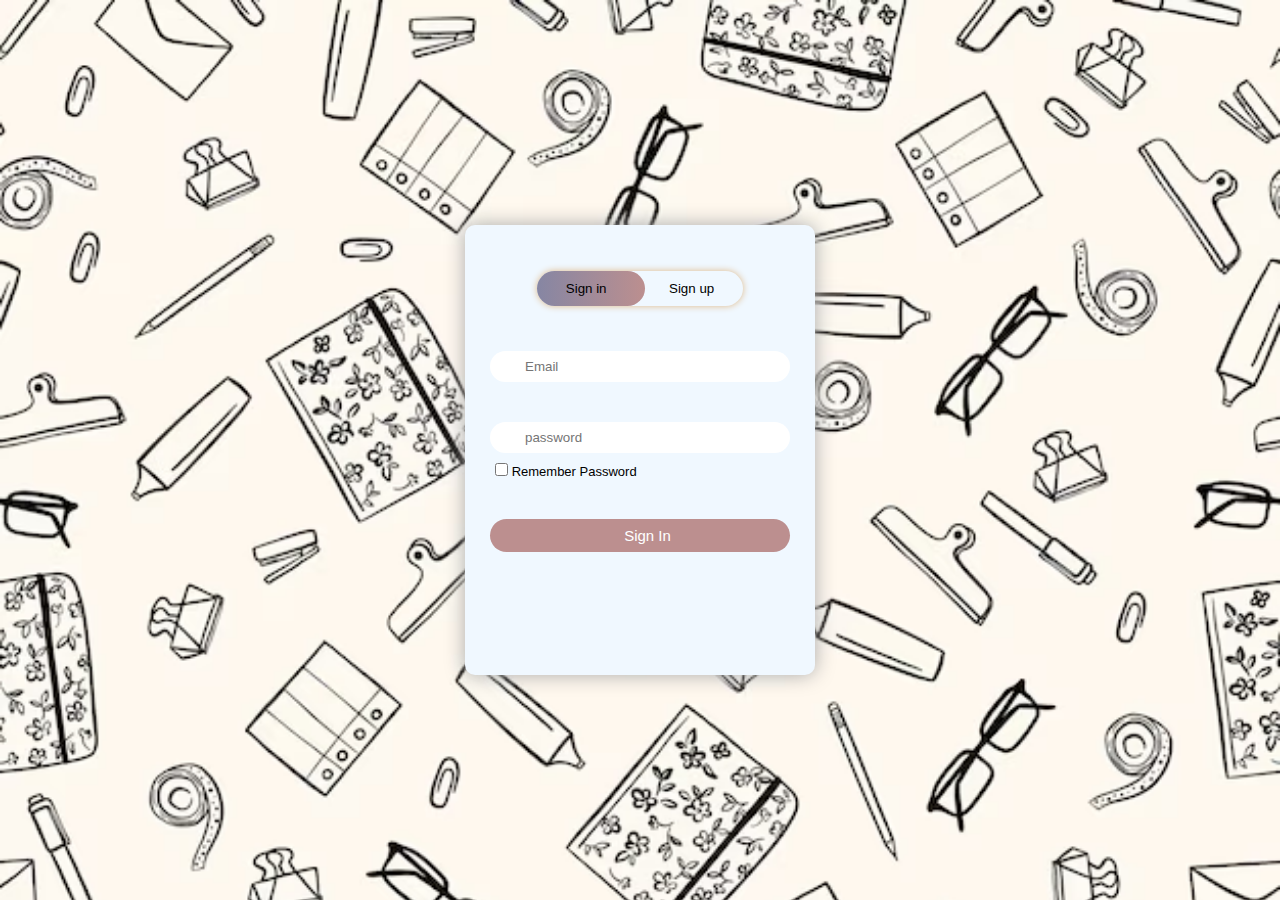
<file: HTML/login.html>
<!DOCTYPE html>
<html lang="en">
<head>
    <meta charset="UTF-8">
    <meta name="viewport" content="width=device-width, initial-scale=1.0">
    <title>Login</title>
    <link rel="stylesheet" href="login.css">
    <link rel="stylesheet" href="https://cdnjs.cloudflare.com/ajax/libs/font-awesome/6.5.2/css/all.min.css" integrity="sha512-SnH5WK+bZxgPHs44uWIX+LLJAJ9/2PkPKZ5QiAj6Ta86w+fsb2TkcmfRyVX3pBnMFcV7oQPJkl9QevSCWr3W6A==" crossorigin="anonymous" referrerpolicy="no-referrer" />
</head>
<body>
    <div class="container">
        <div class="buttonsForm">
            <div class="btnColor"></div>
            <button id="btnSignin">Sign in</button>
            <button id="btnSignup">Sign up</button>
        </div>
        <form id="signin">
            <input type="text" id="email" placeholder="Email" required>
            <i class="fa-regular fa-envelope iEmail"></i>

            <input type="password" id="password" placeholder="password" required>
            <i class="fa-solid fa-lock iPassword"></i>

            <div class="divCheck">
                <input type="checkbox" id="remember">
                <span>Remember Password</span>
            </div>
            <button type="submit">Sign In</button>
        </form>

        <form id="signup">
            <input type="text" id="emailSignup" placeholder="Email" required>
            <i class="fa-regular fa-envelope iEmail"></i>

            <input type="password" id="passwordSignup" placeholder="password" required>
            <i class="fa-solid fa-lock iPassword"></i>

            <input type="password" id="password2Signup" placeholder="Confirm password" required>
            <i class="fa-solid fa-lock iPassword2"></i>

            <div class="divCheck">
                <input type="checkbox" id="terms" required>
                <span>Terms</span>
            </div>
            <button type="submit">Sign Up</button>
        </form>
    </div>
    
    <script src="https://code.jquery.com/jquery-3.6.0.min.js"></script>
    <script src="login.js"></script>
</body>
</html>
</file>
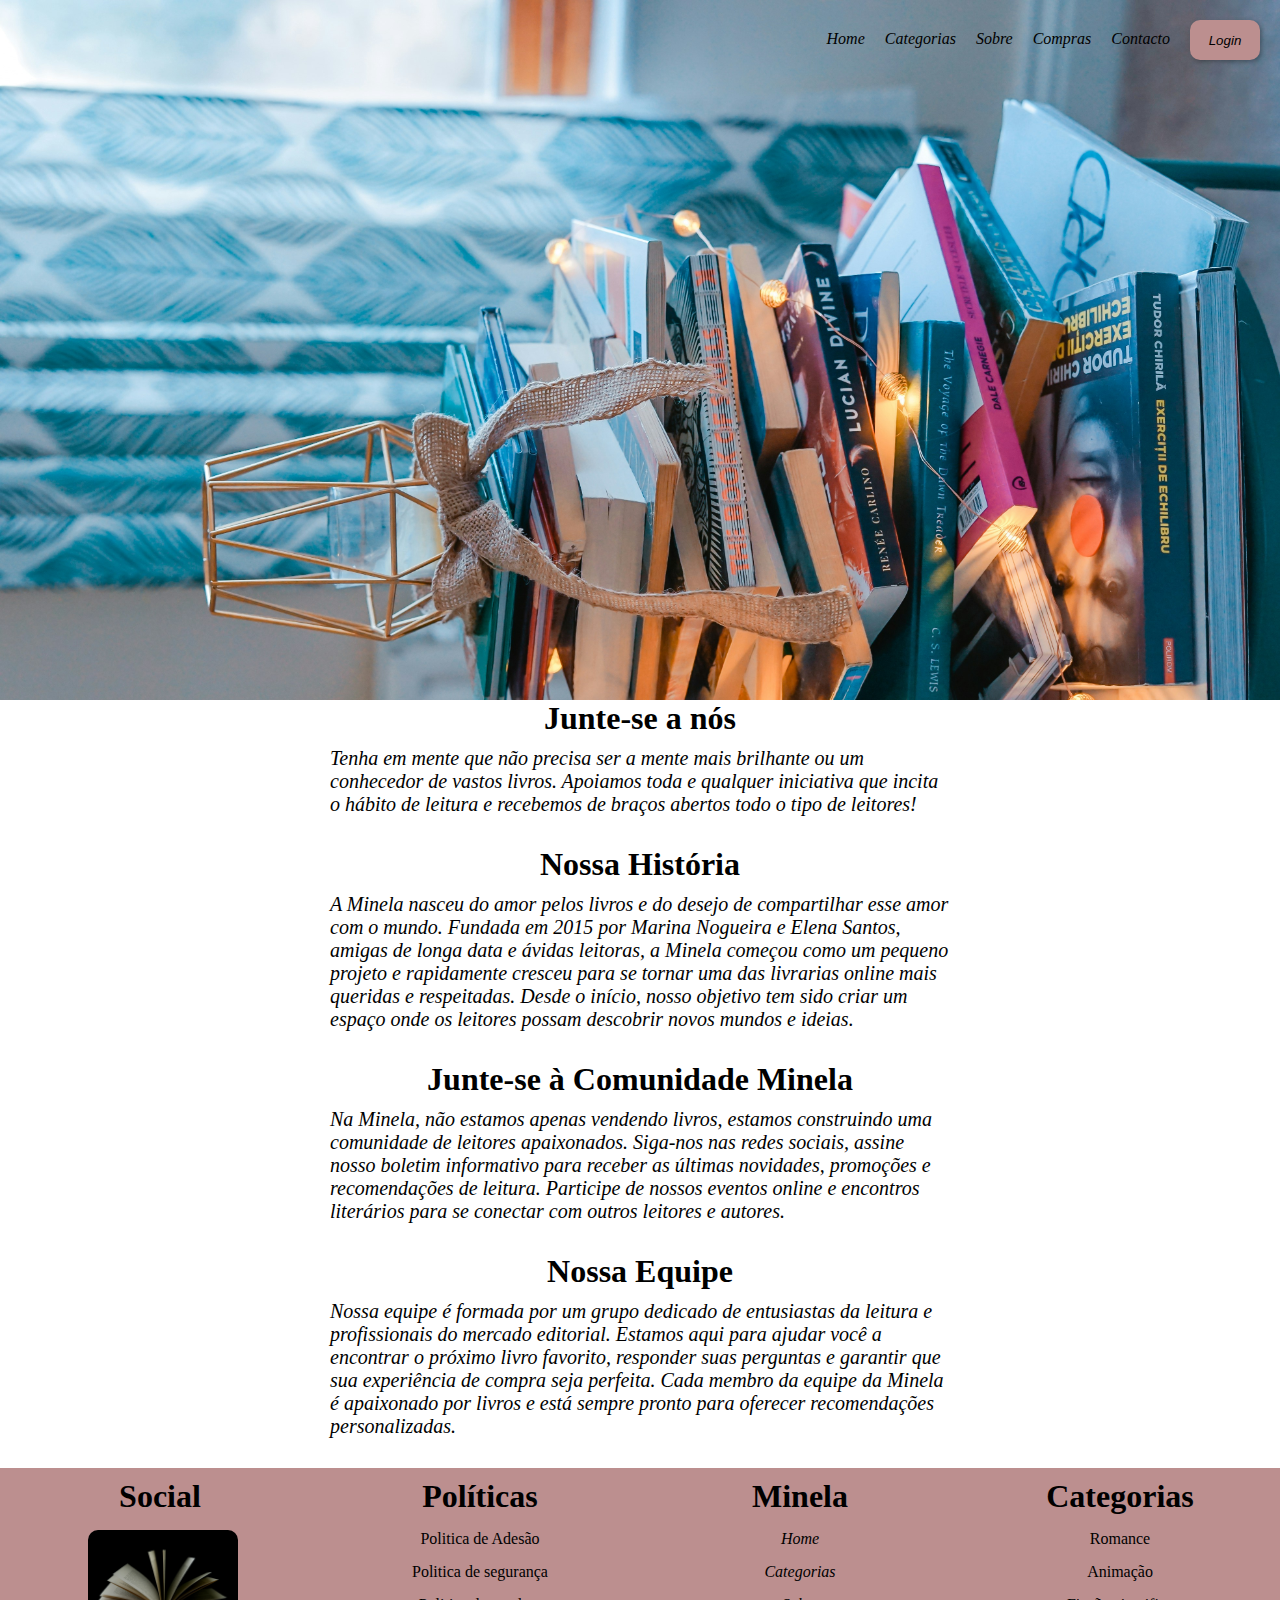
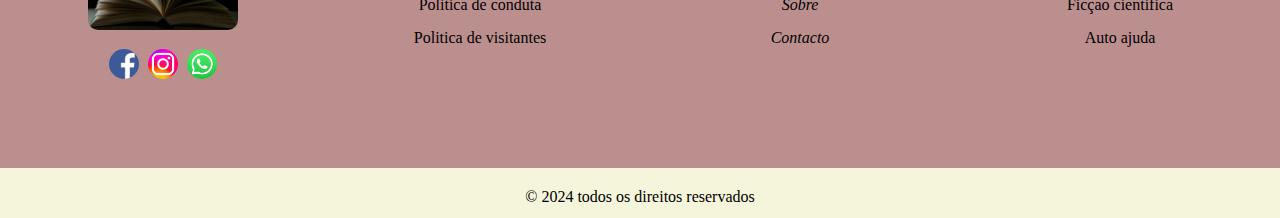
<file: HTML/sobre.html>
<!DOCTYPE html>
<html lang="pt-PT">
<head>
    <meta charset="UTF-8">
    <meta name="viewport" content="width=device-width, initial-scale=1.0">
    <title>Sobre</title>
    <link rel="stylesheet" href="../CSS/minela.css">
</head>
<body>
    <div class="contprinc">
        <header style="background-image: url('../IMAGEM/banner.jpg'); background-repeat: no-repeat;background-size: 100%;height: 700px;">
            <nav>
                <ul class="listnav">
                    <li ><a href="../index.html">Home</a></li>
                    <li ><a href="./Categorias.html">Categorias</a></li>
                    <li ><a href="./sobre.html">Sobre</a></li>
                    <li ><a href="./compras.html">Compras</a></li>
                    <li ><a href="./Contacto.html">Contacto</a></li>
                    <li ><a href="./login.html"><button>Login</button></a></li>
                </ul>
            </nav>
        </header>
        <section class="corpo">
            <section>
                <div class="conv" id="c">
                  <div class="convsms">            
                      <h1><strong>Junte-se a nós</strong></h1>
                      <p style="font-style: italic;font-size: 20px;">
                        Tenha em mente que não precisa ser a mente mais brilhante
                        ou um conhecedor de vastos livros. Apoiamos toda e qualquer 
                        iniciativa que incita o hábito de leitura e recebemos de braços abertos
                        todo o tipo de leitores!
                      </p>
                  </div>
              </div>
             </section>
             <section>
                <div class="conv" id="c">
                  <div class="convsms">            
                      <h1><strong>Nossa História</strong></h1>
                      <p style="font-style: italic;font-size: 20px;">
                        A Minela nasceu do amor pelos livros e do desejo
                         de compartilhar esse amor com o mundo. Fundada
                          em 2015 por Marina Nogueira e Elena Santos,
                           amigas de longa data e ávidas leitoras, a Minela
                            começou como um pequeno projeto e rapidamente 
                            cresceu para se tornar uma das livrarias online
                             mais queridas e respeitadas. Desde o início,
                              nosso objetivo tem sido criar um espaço onde 
                              os leitores possam descobrir novos mundos e ideias.
                      </p>
                  </div>
              </div>
             </section>
             <section>
                <div class="conv" id="c">
                  <div class="convsms">            
                      <h1><strong>Junte-se à Comunidade Minela</strong></h1>
                      <p style="font-style: italic;font-size: 20px;">
                        Na Minela, não estamos apenas vendendo livros, 
                        estamos construindo uma comunidade de leitores
                         apaixonados. Siga-nos nas redes sociais, assine 
                         nosso boletim informativo para receber as últimas 
                         novidades, promoções e recomendações de leitura.
                          Participe de nossos eventos online e encontros 
                          literários para se conectar com outros leitores 
                          e autores.
                      </p>
                  </div>
              </div>
             </section>
             <section>
                <div class="conv" id="c">
                  <div class="convsms">            
                      <h1><strong>Nossa Equipe</strong></h1>
                      <p style="font-style: italic;font-size: 20px;">
                        Nossa equipe é formada por um grupo dedicado
                        de entusiastas da leitura e profissionais do
                        mercado editorial. Estamos aqui para ajudar
                        você a encontrar o próximo livro favorito,
                        responder suas perguntas e garantir que sua 
                        experiência de compra seja perfeita. Cada
                        membro da equipe da Minela é apaixonado por
                        livros e está sempre pronto para oferecer
                        recomendações personalizadas.
                      </p>
                  </div>
              </div>
             </section>
        </section>
        <footer>
            <div class="RL">
                <div class="subRL">
                    <h1>Social</h1>
                    
                    <ul>
                        <li><img src="../IMAGEM/livro.jpg" alt="Livro" style="width: 150px; height: 100px; border-radius: 10px;"></li>
                        <li><img src="../IMAGEM/Facebook.jpeg" alt="" class="sociais">
                        <img src="../IMAGEM/insta.jpeg" alt="" class="sociais">
                        <img src="../IMAGEM/whats.jpeg" alt="" class="sociais"></li>
                    </ul>                   
                </div>
                <div class="subRL">
                    <h1>Políticas</h1>
                    <ul>
                        <li>Politica de Adesão</li>
                        <li>Politica de segurança</li>
                        <li>Politica de conduta</li>
                        <li>Politica de visitantes</li>
                    </ul>
                </div>
                <div class="subRL">
                    <h1>Minela</h1>
                    <ul>
                        <li ><a href="../Html/index .html">Home</a></li>
                    <li ><a href="../Html/Categorias.html">Categorias</a></li>
                    <li ><a href="../Html/sobre.html">Sobre</a></li>
                    <li ><a href="../Html/Contacto.html">Contacto</a></li>

                    </ul>
                </div>
                <div class="subRL">
                    <h1>Categorias</h1>
                    <ul>
                        <li>Romance</li>
                        <li>Animação</li>
                        <li>Ficção cientifica</li>
                        <li>Auto ajuda</li>
                    </ul>
                </div>
            </div>
            </div>
            <div class="RR" >
                &#169
        2024 todos os direitos reservados
            </div>
        </footer>
    </div>
</body>
</html>
</file>
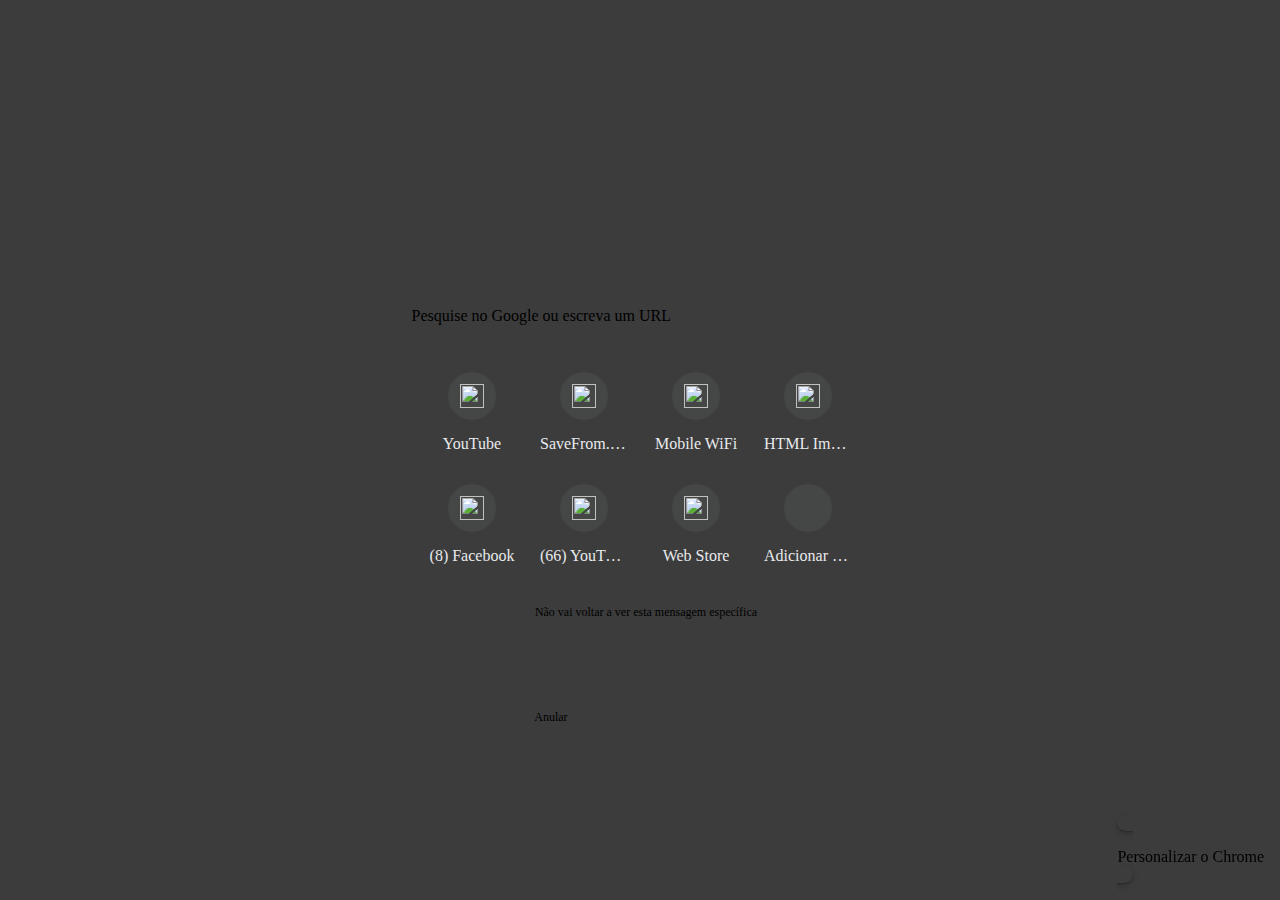
<file: IMAGEM/Novo separador.html>
<!DOCTYPE html>
<!-- saved from url=(0022)chrome://new-tab-page/ -->
<html dir="ltr" lang="pt" chrome-refresh-2023="" class="focus-outline-visible" lazy-loaded="true"><head><meta http-equiv="Content-Type" content="text/html; charset=UTF-8">
    
    <title>Novo separador</title>
    <style>
      body {
        background: #3C3C3C;
        margin: 0;
      }

      #backgroundImage {
        border: none;
        height: 100%;
        pointer-events: none;
        position: fixed;
        top: 0;
        visibility: hidden;
        width: 100%;
      }

      [show-background-image] #backgroundImage {
        visibility: visible;
      }
    </style>
  
<custom-style>
  <style is="custom-style">
    html {

      /* Material Design color palette for Google products */

      --google-red-100-rgb: 244, 199, 195;  /* #f4c7c3 */
      --google-red-100: rgb(var(--google-red-100-rgb));
      --google-red-300-rgb: 230, 124, 115;  /* #e67c73 */
      --google-red-300: rgb(var(--google-red-300-rgb));
      --google-red-500-rgb: 219, 68, 55;  /* #db4437 */
      --google-red-500: rgb(var(--google-red-500-rgb));
      --google-red-700-rgb: 197, 57, 41;  /* #c53929 */
      --google-red-700: rgb(var(--google-red-700-rgb));

      --google-blue-100-rgb: 198, 218, 252;  /* #c6dafc */
      --google-blue-100: rgb(var(--google-blue-100-rgb));
      --google-blue-300-rgb: 123, 170, 247;  /* #7baaf7 */
      --google-blue-300: rgb(var(--google-blue-300-rgb));
      --google-blue-500-rgb: 66, 133, 244;  /* #4285f4 */
      --google-blue-500: rgb(var(--google-blue-500-rgb));
      --google-blue-700-rgb: 51, 103, 214;  /* #3367d6 */
      --google-blue-700: rgb(var(--google-blue-700-rgb));

      --google-green-100-rgb: 183, 225, 205;  /* #b7e1cd */
      --google-green-100: rgb(var(--google-green-100-rgb));
      --google-green-300-rgb: 87, 187, 138;  /* #57bb8a */
      --google-green-300: rgb(var(--google-green-300-rgb));
      --google-green-500-rgb: 15, 157, 88;  /* #0f9d58 */
      --google-green-500: rgb(var(--google-green-500-rgb));
      --google-green-700-rgb: 11, 128, 67;  /* #0b8043 */
      --google-green-700: rgb(var(--google-green-700-rgb));

      --google-yellow-100-rgb: 252, 232, 178;  /* #fce8b2 */
      --google-yellow-100: rgb(var(--google-yellow-100-rgb));
      --google-yellow-300-rgb: 247, 203, 77;  /* #f7cb4d */
      --google-yellow-300: rgb(var(--google-yellow-300-rgb));
      --google-yellow-500-rgb: 244, 180, 0;  /* #f4b400 */
      --google-yellow-500: rgb(var(--google-yellow-500-rgb));
      --google-yellow-700-rgb: 240, 147, 0;  /* #f09300 */
      --google-yellow-700: rgb(var(--google-yellow-700-rgb));

      --google-grey-100-rgb: 245, 245, 245;  /* #f5f5f5 */
      --google-grey-100: rgb(var(--google-grey-100-rgb));
      --google-grey-300-rgb: 224, 224, 224;  /* #e0e0e0 */
      --google-grey-300: rgb(var(--google-grey-300-rgb));
      --google-grey-500-rgb: 158, 158, 158;  /* #9e9e9e */
      --google-grey-500: rgb(var(--google-grey-500-rgb));
      --google-grey-700-rgb: 97, 97, 97;  /* #616161 */
      --google-grey-700: rgb(var(--google-grey-700-rgb));

      /* Material Design color palette from online spec document */

      --paper-red-50: #ffebee;
      --paper-red-100: #ffcdd2;
      --paper-red-200: #ef9a9a;
      --paper-red-300: #e57373;
      --paper-red-400: #ef5350;
      --paper-red-500: #f44336;
      --paper-red-600: #e53935;
      --paper-red-700: #d32f2f;
      --paper-red-800: #c62828;
      --paper-red-900: #b71c1c;
      --paper-red-a100: #ff8a80;
      --paper-red-a200: #ff5252;
      --paper-red-a400: #ff1744;
      --paper-red-a700: #d50000;

      --paper-light-blue-50: #e1f5fe;
      --paper-light-blue-100: #b3e5fc;
      --paper-light-blue-200: #81d4fa;
      --paper-light-blue-300: #4fc3f7;
      --paper-light-blue-400: #29b6f6;
      --paper-light-blue-500: #03a9f4;
      --paper-light-blue-600: #039be5;
      --paper-light-blue-700: #0288d1;
      --paper-light-blue-800: #0277bd;
      --paper-light-blue-900: #01579b;
      --paper-light-blue-a100: #80d8ff;
      --paper-light-blue-a200: #40c4ff;
      --paper-light-blue-a400: #00b0ff;
      --paper-light-blue-a700: #0091ea;

      --paper-yellow-50: #fffde7;
      --paper-yellow-100: #fff9c4;
      --paper-yellow-200: #fff59d;
      --paper-yellow-300: #fff176;
      --paper-yellow-400: #ffee58;
      --paper-yellow-500: #ffeb3b;
      --paper-yellow-600: #fdd835;
      --paper-yellow-700: #fbc02d;
      --paper-yellow-800: #f9a825;
      --paper-yellow-900: #f57f17;
      --paper-yellow-a100: #ffff8d;
      --paper-yellow-a200: #ffff00;
      --paper-yellow-a400: #ffea00;
      --paper-yellow-a700: #ffd600;

      --paper-orange-50: #fff3e0;
      --paper-orange-100: #ffe0b2;
      --paper-orange-200: #ffcc80;
      --paper-orange-300: #ffb74d;
      --paper-orange-400: #ffa726;
      --paper-orange-500: #ff9800;
      --paper-orange-600: #fb8c00;
      --paper-orange-700: #f57c00;
      --paper-orange-800: #ef6c00;
      --paper-orange-900: #e65100;
      --paper-orange-a100: #ffd180;
      --paper-orange-a200: #ffab40;
      --paper-orange-a400: #ff9100;
      --paper-orange-a700: #ff6500;

      --paper-grey-50: #fafafa;
      --paper-grey-100: #f5f5f5;
      --paper-grey-200: #eeeeee;
      --paper-grey-300: #e0e0e0;
      --paper-grey-400: #bdbdbd;
      --paper-grey-500: #9e9e9e;
      --paper-grey-600: #757575;
      --paper-grey-700: #616161;
      --paper-grey-800: #424242;
      --paper-grey-900: #212121;

      --paper-blue-grey-50: #eceff1;
      --paper-blue-grey-100: #cfd8dc;
      --paper-blue-grey-200: #b0bec5;
      --paper-blue-grey-300: #90a4ae;
      --paper-blue-grey-400: #78909c;
      --paper-blue-grey-500: #607d8b;
      --paper-blue-grey-600: #546e7a;
      --paper-blue-grey-700: #455a64;
      --paper-blue-grey-800: #37474f;
      --paper-blue-grey-900: #263238;

      /* opacity for dark text on a light background */
      --dark-divider-opacity: 0.12;
      --dark-disabled-opacity: 0.38; /* or hint text or icon */
      --dark-secondary-opacity: 0.54;
      --dark-primary-opacity: 0.87;

      /* opacity for light text on a dark background */
      --light-divider-opacity: 0.12;
      --light-disabled-opacity: 0.3; /* or hint text or icon */
      --light-secondary-opacity: 0.7;
      --light-primary-opacity: 1.0;

    }

  </style>
</custom-style>

<style>
html{--google-blue-50-rgb:232,240,254;--google-blue-50:rgb(var(--google-blue-50-rgb));--google-blue-100-rgb:210,227,252;--google-blue-100:rgb(var(--google-blue-100-rgb));--google-blue-200-rgb:174,203,250;--google-blue-200:rgb(var(--google-blue-200-rgb));--google-blue-300-rgb:138,180,248;--google-blue-300:rgb(var(--google-blue-300-rgb));--google-blue-400-rgb:102,157,246;--google-blue-400:rgb(var(--google-blue-400-rgb));--google-blue-500-rgb:66,133,244;--google-blue-500:rgb(var(--google-blue-500-rgb));--google-blue-600-rgb:26,115,232;--google-blue-600:rgb(var(--google-blue-600-rgb));--google-blue-700-rgb:25,103,210;--google-blue-700:rgb(var(--google-blue-700-rgb));--google-blue-800-rgb:24,90,188;--google-blue-800:rgb(var(--google-blue-800-rgb));--google-blue-900-rgb:23,78,166;--google-blue-900:rgb(var(--google-blue-900-rgb));--google-green-50-rgb:230,244,234;--google-green-50:rgb(var(--google-green-50-rgb));--google-green-200-rgb:168,218,181;--google-green-200:rgb(var(--google-green-200-rgb));--google-green-300-rgb:129,201,149;--google-green-300:rgb(var(--google-green-300-rgb));--google-green-400-rgb:91,185,116;--google-green-400:rgb(var(--google-green-400-rgb));--google-green-500-rgb:52,168,83;--google-green-500:rgb(var(--google-green-500-rgb));--google-green-600-rgb:30,142,62;--google-green-600:rgb(var(--google-green-600-rgb));--google-green-700-rgb:24,128,56;--google-green-700:rgb(var(--google-green-700-rgb));--google-green-800-rgb:19,115,51;--google-green-800:rgb(var(--google-green-800-rgb));--google-green-900-rgb:13,101,45;--google-green-900:rgb(var(--google-green-900-rgb));--google-grey-50-rgb:248,249,250;--google-grey-50:rgb(var(--google-grey-50-rgb));--google-grey-100-rgb:241,243,244;--google-grey-100:rgb(var(--google-grey-100-rgb));--google-grey-200-rgb:232,234,237;--google-grey-200:rgb(var(--google-grey-200-rgb));--google-grey-300-rgb:218,220,224;--google-grey-300:rgb(var(--google-grey-300-rgb));--google-grey-400-rgb:189,193,198;--google-grey-400:rgb(var(--google-grey-400-rgb));--google-grey-500-rgb:154,160,166;--google-grey-500:rgb(var(--google-grey-500-rgb));--google-grey-600-rgb:128,134,139;--google-grey-600:rgb(var(--google-grey-600-rgb));--google-grey-700-rgb:95,99,104;--google-grey-700:rgb(var(--google-grey-700-rgb));--google-grey-800-rgb:60,64,67;--google-grey-800:rgb(var(--google-grey-800-rgb));--google-grey-900-rgb:32,33,36;--google-grey-900:rgb(var(--google-grey-900-rgb));--google-grey-900-white-4-percent:#292a2d;--google-purple-200-rgb:215,174,251;--google-purple-200:rgb(var(--google-purple-200-rgb));--google-purple-900-rgb:104,29,168;--google-purple-900:rgb(var(--google-purple-900-rgb));--google-red-300-rgb:242,139,130;--google-red-300:rgb(var(--google-red-300-rgb));--google-red-500-rgb:234,67,53;--google-red-500:rgb(var(--google-red-500-rgb));--google-red-600-rgb:217,48,37;--google-red-600:rgb(var(--google-red-600-rgb));--google-yellow-50-rgb:254,247,224;--google-yellow-50:rgb(var(--google-yellow-50-rgb));--google-yellow-100-rgb:254,239,195;--google-yellow-100:rgb(var(--google-yellow-100-rgb));--google-yellow-200-rgb:253,226,147;--google-yellow-200:rgb(var(--google-yellow-200-rgb));--google-yellow-300-rgb:253,214,51;--google-yellow-300:rgb(var(--google-yellow-300-rgb));--google-yellow-400-rgb:252,201,52;--google-yellow-400:rgb(var(--google-yellow-400-rgb));--google-yellow-500-rgb:251,188,4;--google-yellow-500:rgb(var(--google-yellow-500-rgb));--cr-card-background-color:white;--cr-shadow-key-color_:color-mix(in srgb, var(--cr-shadow-color) 30%, transparent);--cr-shadow-ambient-color_:color-mix(in srgb, var(--cr-shadow-color) 15%, transparent);--cr-elevation-1:var(--cr-shadow-key-color_) 0 1px 2px 0,var(--cr-shadow-ambient-color_) 0 1px 3px 1px;--cr-elevation-2:var(--cr-shadow-key-color_) 0 1px 2px 0,var(--cr-shadow-ambient-color_) 0 2px 6px 2px;--cr-elevation-3:var(--cr-shadow-key-color_) 0 1px 3px 0,var(--cr-shadow-ambient-color_) 0 4px 8px 3px;--cr-elevation-4:var(--cr-shadow-key-color_) 0 2px 3px 0,var(--cr-shadow-ambient-color_) 0 6px 10px 4px;--cr-elevation-5:var(--cr-shadow-key-color_) 0 4px 4px 0,var(--cr-shadow-ambient-color_) 0 8px 12px 6px;--cr-card-shadow:var(--cr-elevation-2);--cr-checked-color:var(--google-blue-600);--cr-focused-item-color:var(--google-grey-300);--cr-form-field-label-color:var(--google-grey-700);--cr-hairline-rgb:0,0,0;--cr-iph-anchor-highlight-color:rgba(var(--google-blue-600-rgb), 0.1);--cr-menu-background-color:white;--cr-menu-background-focus-color:var(--google-grey-400);--cr-menu-shadow:0 2px 6px var(--paper-grey-500);--cr-separator-color:rgba(0, 0, 0, .06);--cr-title-text-color:rgb(90, 90, 90);--cr-toolbar-background-color:white}@media (prefers-color-scheme:dark){html{--cr-card-background-color:var(--google-grey-900-white-4-percent);--cr-checked-color:var(--google-blue-300);--cr-focused-item-color:var(--google-grey-800);--cr-form-field-label-color:var(--dark-secondary-color);--cr-hairline-rgb:255,255,255;--cr-iph-anchor-highlight-color:rgba(var(--google-grey-100-rgb), 0.1);--cr-menu-background-color:var(--google-grey-900);--cr-menu-background-focus-color:var(--google-grey-700);--cr-menu-background-sheen:rgba(255, 255, 255, .06);--cr-menu-shadow:rgba(0, 0, 0, .3) 0 1px 2px 0,rgba(0, 0, 0, .15) 0 3px 6px 2px;--cr-separator-color:rgba(255, 255, 255, .1);--cr-title-text-color:var(--cr-primary-text-color);--cr-toolbar-background-color:var(--google-grey-900-white-4-percent)}}@media (forced-colors:active){html{--cr-focus-outline-hcm:2px solid transparent;--cr-border-hcm:2px solid transparent}}html{--cr-button-edge-spacing:12px;--cr-controlled-by-spacing:24px;--cr-default-input-max-width:264px;--cr-icon-ripple-size:36px;--cr-icon-ripple-padding:8px;--cr-icon-size:20px;--cr-icon-button-margin-start:16px;--cr-icon-ripple-margin:calc(var(--cr-icon-ripple-padding) * -1);--cr-section-min-height:48px;--cr-section-two-line-min-height:64px;--cr-section-padding:20px;--cr-section-vertical-padding:12px;--cr-section-indent-width:40px;--cr-section-indent-padding:calc(
      var(--cr-section-padding) + var(--cr-section-indent-width));--cr-section-vertical-margin:21px;--cr-centered-card-max-width:680px;--cr-centered-card-width-percentage:0.96;--cr-hairline:1px solid rgba(var(--cr-hairline-rgb), .14);--cr-separator-height:1px;--cr-separator-line:var(--cr-separator-height) solid var(--cr-separator-color);--cr-toolbar-overlay-animation-duration:150ms;--cr-toolbar-height:56px;--cr-container-shadow-height:6px;--cr-container-shadow-margin:calc(-1 * var(--cr-container-shadow-height));--cr-container-shadow-max-opacity:1;--cr-card-border-radius:8px;--cr-disabled-opacity:.38;--cr-form-field-bottom-spacing:16px;--cr-form-field-label-font-size:.625rem;--cr-form-field-label-height:1em;--cr-form-field-label-line-height:1}html{--cr-fallback-color-outline:rgb(116, 119, 117);--cr-fallback-color-primary:rgb(11, 87, 208);--cr-fallback-color-on-primary:rgb(255, 255, 255);--cr-fallback-color-primary-container:rgb(211, 227, 253);--cr-fallback-color-on-primary-container:rgb(4, 30, 73);--cr-fallback-color-secondary-container:rgb(194, 231, 255);--cr-fallback-color-on-secondary-container:rgb(0, 29, 53);--cr-fallback-color-neutral-container:rgb(242, 242, 242);--cr-fallback-color-neutral-outline:rgb(199, 199, 199);--cr-fallback-color-surface:rgb(255, 255, 255);--cr-fallback-color-on-surface-rgb:31,31,31;--cr-fallback-color-on-surface:rgb(var(--cr-fallback-color-on-surface-rgb));--cr-fallback-color-surface-variant:rgb(225, 227, 225);--cr-fallback-color-on-surface-variant:rgb(68, 71, 70);--cr-fallback-color-on-surface-subtle:rgb(71, 71, 71);--cr-fallback-color-inverse-primary:rgb(168, 199, 250);--cr-fallback-color-inverse-surface:rgb(48, 48, 48);--cr-fallback-color-inverse-on-surface:rgb(242, 242, 242);--cr-fallback-color-tonal-container:rgb(211, 227, 253);--cr-fallback-color-on-tonal-container:rgb(4, 30, 73);--cr-fallback-color-tonal-outline:rgb(168, 199, 250);--cr-fallback-color-error:rgb(179, 38, 30);--cr-fallback-color-divider:rgb(211, 227, 253);--cr-fallback-color-state-hover-on-prominent_:rgba(253, 252, 251, .1);--cr-fallback-color-state-on-subtle-rgb_:31,31,31;--cr-fallback-color-state-hover-on-subtle_:rgba(
      var(--cr-fallback-color-state-on-subtle-rgb_), .06);--cr-fallback-color-state-ripple-neutral-on-subtle_:rgba(
      var(--cr-fallback-color-state-on-subtle-rgb_), .08);--cr-fallback-color-state-ripple-primary-rgb_:124,172,248;--cr-fallback-color-state-ripple-primary_:rgba(
      var(--cr-fallback-color-state-ripple-primary-rgb_), 0.32);--cr-fallback-color-base-container:rgb(236, 239, 247);--cr-fallback-color-disabled-background:rgba(
      var(--cr-fallback-color-on-surface-rgb), .12);--cr-fallback-color-disabled-foreground:rgba(
      var(--cr-fallback-color-on-surface-rgb), var(--cr-disabled-opacity));--cr-hover-background-color:var(--color-sys-state-hover,
      rgba(var(--cr-fallback-color-on-surface-rgb), .08));--cr-hover-on-prominent-background-color:var(
      --color-sys-state-hover-on-prominent,
      var(--cr-fallback-color-state-hover-on-prominent_));--cr-hover-on-subtle-background-color:var(
      --color-sys-state-hover-on-subtle,
      var(--cr-fallback-color-state-hover-on-subtle_));--cr-active-background-color:var(--color-sys-state-pressed,
      rgba(var(--cr-fallback-color-on-surface-rgb), .12));--cr-active-on-primary-background-color:var(
      --color-sys-state-ripple-primary,
      var(--cr-fallback-color-state-ripple-primary_));--cr-active-neutral-on-subtle-background-color:var(
      --color-sys-state-ripple-neutral-on-subtle,
      var(--cr-fallback-color-state-ripple-neutral-on-subtle_));--cr-focus-outline-color:var(--color-sys-state-focus-ring,
      var(--cr-fallback-color-primary));--cr-primary-text-color:var(--color-primary-foreground,
      var(--cr-fallback-color-on-surface));--cr-secondary-text-color:var(--color-secondary-foreground,
      var(--cr-fallback-color-on-surface-variant));--cr-link-color:var(--color-link-foreground-default,
      var(--cr-fallback-color-primary));--cr-button-height:36px;--cr-shadow-color:var(--color-sys-shadow, rgb(0, 0, 0))}@media (prefers-color-scheme:dark){html{--cr-fallback-color-outline:rgb(142, 145, 143);--cr-fallback-color-primary:rgb(168, 199, 250);--cr-fallback-color-on-primary:rgb(6, 46, 111);--cr-fallback-color-primary-container:rgb(8, 66, 160);--cr-fallback-color-on-primary-container:rgb(211, 227, 253);--cr-fallback-color-secondary-container:rgb(0, 74, 119);--cr-fallback-color-on-secondary-container:rgb(194, 231, 255);--cr-fallback-color-neutral-container:rgb(40, 40, 40);--cr-fallback-color-neutral-outline:rgb(117, 117, 117);--cr-fallback-color-surface:rgb(31, 31, 31);--cr-fallback-color-on-surface-rgb:227,227,227;--cr-fallback-color-surface-variant:rgb(68, 71, 70);--cr-fallback-color-on-surface-variant:rgb(196, 199, 197);--cr-fallback-color-on-surface-subtle:rgb(199, 199, 199);--cr-fallback-color-inverse-primary:rgb(11, 87, 208);--cr-fallback-color-inverse-surface:rgb(227, 227, 227);--cr-fallback-color-inverse-on-surface:rgb(31, 31, 31);--cr-fallback-color-tonal-container:rgb(0, 74, 119);--cr-fallback-color-on-tonal-container:rgb(194, 231, 255);--cr-fallback-color-tonal-outline:rgb(4, 125, 183);--cr-fallback-color-error:rgb(242, 184, 181);--cr-fallback-color-divider:rgb(94, 94, 94);--cr-fallback-color-state-hover-on-prominent_:rgba(31, 31, 31, .06);--cr-fallback-color-state-on-subtle-rgb_:253,252,251;--cr-fallback-color-state-hover-on-subtle_:rgba(
        var(--cr-fallback-color-state-on-subtle-rgb_), .10);--cr-fallback-color-state-ripple-neutral-on-subtle_:rgba(
        var(--cr-fallback-color-state-on-subtle-rgb_), .16);--cr-fallback-color-state-ripple-primary-rgb_:76,141,246;--cr-fallback-color-base-container:rgba(40, 40, 40, 1)}}@media (forced-colors:active){html{--cr-fallback-color-disabled-background:Canvas;--cr-fallback-color-disabled-foreground:GrayText}}
</style>

<iron-iconset-svg name="cr20" size="20" style="display: none;">
  <svg>
    <defs>
      
      <g id="block">
        <path fill-rule="evenodd" clip-rule="evenodd" d="M10 0C4.48 0 0 4.48 0 10C0 15.52 4.48 20 10 20C15.52 20 20 15.52 20 10C20 4.48 15.52 0 10 0ZM2 10C2 5.58 5.58 2 10 2C11.85 2 13.55 2.63 14.9 3.69L3.69 14.9C2.63 13.55 2 11.85 2 10ZM5.1 16.31C6.45 17.37 8.15 18 10 18C14.42 18 18 14.42 18 10C18 8.15 17.37 6.45 16.31 5.1L5.1 16.31Z">
        </path>
      </g>
      <g id="cloud-off">
        <path d="M16 18.125L13.875 16H5C3.88889 16 2.94444 15.6111 2.16667 14.8333C1.38889 14.0556 1 13.1111 1 12C1 10.9444 1.36111 10.0347 2.08333 9.27083C2.80556 8.50694 3.6875 8.09028 4.72917 8.02083C4.77083 7.86805 4.8125 7.72222 4.85417 7.58333C4.90972 7.44444 4.97222 7.30555 5.04167 7.16667L1.875 4L2.9375 2.9375L17.0625 17.0625L16 18.125ZM5 14.5H12.375L6.20833 8.33333C6.15278 8.51389 6.09722 8.70139 6.04167 8.89583C6 9.07639 5.95139 9.25694 5.89583 9.4375L4.83333 9.52083C4.16667 9.57639 3.61111 9.84028 3.16667 10.3125C2.72222 10.7708 2.5 11.3333 2.5 12C2.5 12.6944 2.74306 13.2847 3.22917 13.7708C3.71528 14.2569 4.30556 14.5 5 14.5ZM17.5 15.375L16.3958 14.2917C16.7153 14.125 16.9792 13.8819 17.1875 13.5625C17.3958 13.2431 17.5 12.8889 17.5 12.5C17.5 11.9444 17.3056 11.4722 16.9167 11.0833C16.5278 10.6944 16.0556 10.5 15.5 10.5H14.125L14 9.14583C13.9028 8.11806 13.4722 7.25694 12.7083 6.5625C11.9444 5.85417 11.0417 5.5 10 5.5C9.65278 5.5 9.31944 5.54167 9 5.625C8.69444 5.70833 8.39583 5.82639 8.10417 5.97917L7.02083 4.89583C7.46528 4.61806 7.93056 4.40278 8.41667 4.25C8.91667 4.08333 9.44444 4 10 4C11.4306 4 12.6736 4.48611 13.7292 5.45833C14.7847 6.41667 15.375 7.59722 15.5 9C16.4722 9 17.2986 9.34028 17.9792 10.0208C18.6597 10.7014 19 11.5278 19 12.5C19 13.0972 18.8611 13.6458 18.5833 14.1458C18.3194 14.6458 17.9583 15.0556 17.5 15.375Z">
        </path>
      </g>
      <g id="domain">
        <path d="M2,3 L2,17 L11.8267655,17 L13.7904799,17 L18,17 L18,7 L12,7 L12,3 L2,3 Z M8,13 L10,13 L10,15 L8,15 L8,13 Z M4,13 L6,13 L6,15 L4,15 L4,13 Z M8,9 L10,9 L10,11 L8,11 L8,9 Z M4,9 L6,9 L6,11 L4,11 L4,9 Z M12,9 L16,9 L16,15 L12,15 L12,9 Z M12,11 L14,11 L14,13 L12,13 L12,11 Z M8,5 L10,5 L10,7 L8,7 L8,5 Z M4,5 L6,5 L6,7 L4,7 L4,5 Z">
        </path>
      </g>
      <g id="kite">
        <path fill-rule="evenodd" clip-rule="evenodd" d="M4.6327 8.00094L10.3199 2L16 8.00094L10.1848 16.8673C10.0995 16.9873 10.0071 17.1074 9.90047 17.2199C9.42417 17.7225 8.79147 18 8.11611 18C7.44076 18 6.80806 17.7225 6.33175 17.2199C5.85545 16.7173 5.59242 16.0497 5.59242 15.3371C5.59242 14.977 5.46445 14.647 5.22275 14.3919C4.98104 14.1369 4.66825 14.0019 4.32701 14.0019H4V12.6667H4.32701C5.00237 12.6667 5.63507 12.9442 6.11137 13.4468C6.58768 13.9494 6.85071 14.617 6.85071 15.3296C6.85071 15.6896 6.97867 16.0197 7.22038 16.2747C7.46209 16.5298 7.77488 16.6648 8.11611 16.6648C8.45735 16.6648 8.77014 16.5223 9.01185 16.2747C9.02396 16.2601 9.03607 16.246 9.04808 16.2319C9.08541 16.1883 9.12176 16.1458 9.15403 16.0947L9.55213 15.4946L4.6327 8.00094ZM10.3199 13.9371L6.53802 8.17116L10.3199 4.1814L14.0963 8.17103L10.3199 13.9371Z">
        </path>
      </g>
      <g id="menu">
        <path d="M2 4h16v2H2zM2 9h16v2H2zM2 14h16v2H2z"></path>
      </g>
      <g id="password">
        <path d="M5.833 11.667c.458 0 .847-.16 1.167-.479.333-.333.5-.729.5-1.188s-.167-.847-.5-1.167a1.555 1.555 0 0 0-1.167-.5c-.458 0-.854.167-1.188.5A1.588 1.588 0 0 0 4.166 10c0 .458.16.854.479 1.188.333.319.729.479 1.188.479Zm0 3.333c-1.389 0-2.569-.486-3.542-1.458C1.319 12.569.833 11.389.833 10c0-1.389.486-2.569 1.458-3.542C3.264 5.486 4.444 5 5.833 5c.944 0 1.813.243 2.604.729a4.752 4.752 0 0 1 1.833 1.979h7.23c.458 0 .847.167 1.167.5.333.319.5.708.5 1.167v3.958c0 .458-.167.854-.5 1.188A1.588 1.588 0 0 1 17.5 15h-3.75a1.658 1.658 0 0 1-1.188-.479 1.658 1.658 0 0 1-.479-1.188v-1.042H10.27a4.59 4.59 0 0 1-1.813 2A5.1 5.1 0 0 1 5.833 15Zm3.292-4.375h4.625v2.708H15v-1.042a.592.592 0 0 1 .167-.438.623.623 0 0 1 .458-.188c.181 0 .327.063.438.188a.558.558 0 0 1 .188.438v1.042H17.5V9.375H9.125a3.312 3.312 0 0 0-1.167-1.938 3.203 3.203 0 0 0-2.125-.77 3.21 3.21 0 0 0-2.354.979C2.827 8.298 2.5 9.083 2.5 10s.327 1.702.979 2.354a3.21 3.21 0 0 0 2.354.979c.806 0 1.514-.25 2.125-.75.611-.514 1-1.167 1.167-1.958Z"></path>
      </g>
      
  </defs></svg>
</iron-iconset-svg>


<iron-iconset-svg name="cr" size="24" style="display: none;">
  <svg>
    <defs>
      
      <g id="account-child-invert" viewBox="0 0 48 48">
        <path d="M24 4c3.31 0 6 2.69 6 6s-2.69 6-6 6-6-2.69-6-6 2.69-6 6-6z"></path>
        <path fill="none" d="M0 0h48v48H0V0z"></path>
        <circle fill="none" cx="24" cy="26" r="4"></circle>
        <path d="M24 18c-6.16 0-13 3.12-13 7.23v11.54c0 2.32 2.19 4.33 5.2 5.63 2.32 1 5.12 1.59 7.8 1.59.66 0 1.33-.06 2-.14v-5.2c-.67.08-1.34.14-2 .14-2.63 0-5.39-.57-7.68-1.55.67-2.12 4.34-3.65 7.68-3.65.86 0 1.75.11 2.6.29 2.79.62 5.2 2.15 5.2 4.04v4.47c3.01-1.31 5.2-3.31 5.2-5.63V25.23C37 21.12 30.16 18 24 18zm0 12c-2.21 0-4-1.79-4-4s1.79-4 4-4 4 1.79 4 4-1.79 4-4 4z">
        </path>
      </g>
      <g id="add">
        <path d="M19 13h-6v6h-2v-6H5v-2h6V5h2v6h6v2z"></path>
      </g>
      <g id="arrow-back">
        <path d="M20 11H7.83l5.59-5.59L12 4l-8 8 8 8 1.41-1.41L7.83 13H20v-2z">
        </path>
      </g>
      <g id="arrow-drop-up">
        <path d="M7 14l5-5 5 5z"></path>
      </g>
      <g id="arrow-drop-down">
        <path d="M7 10l5 5 5-5z"></path>
      </g>
      <g id="arrow-forward">
        <path d="M12 4l-1.41 1.41L16.17 11H4v2h12.17l-5.58 5.59L12 20l8-8z">
        </path>
      </g>
      <g id="arrow-right">
        <path d="M10 7l5 5-5 5z"></path>
      </g>
      
      <g id="cancel">
        <path d="M12 2C6.47 2 2 6.47 2 12s4.47 10 10 10 10-4.47 10-10S17.53 2 12 2zm5 13.59L15.59 17 12 13.41 8.41 17 7 15.59 10.59 12 7 8.41 8.41 7 12 10.59 15.59 7 17 8.41 13.41 12 17 15.59z">
        </path>
      </g>
      <g id="check">
        <path d="M9 16.17L4.83 12l-1.42 1.41L9 19 21 7l-1.41-1.41z"></path>
      </g>
      <g id="check-circle">
        <path d="M12 2C6.48 2 2 6.48 2 12s4.48 10 10 10 10-4.48 10-10S17.52 2 12 2zm-2 15l-5-5 1.41-1.41L10 14.17l7.59-7.59L19 8l-9 9z">
        </path>
      </g>
      <g id="chevron-left">
        <path d="M15.41 7.41L14 6l-6 6 6 6 1.41-1.41L10.83 12z"></path>
      </g>
      <g id="chevron-right">
        <path d="M10 6L8.59 7.41 13.17 12l-4.58 4.59L10 18l6-6z"></path>
      </g>
      <g id="clear">
        <path d="M19 6.41L17.59 5 12 10.59 6.41 5 5 6.41 10.59 12 5 17.59 6.41 19 12 13.41 17.59 19 19 17.59 13.41 12z">
        </path>
      </g>
      <g id="close">
        <path d="M19 6.41L17.59 5 12 10.59 6.41 5 5 6.41 10.59 12 5 17.59 6.41 19 12 13.41 17.59 19 19 17.59 13.41 12z">
        </path>
      </g>
      <g id="computer">
        <path d="M20 18c1.1 0 1.99-.9 1.99-2L22 6c0-1.1-.9-2-2-2H4c-1.1 0-2 .9-2 2v10c0 1.1.9 2 2 2H0v2h24v-2h-4zM4 6h16v10H4V6z">
        </path>
      </g>
      <g id="create">
        <path d="M3 17.25V21h3.75L17.81 9.94l-3.75-3.75L3 17.25zM20.71 7.04c.39-.39.39-1.02 0-1.41l-2.34-2.34c-.39-.39-1.02-.39-1.41 0l-1.83 1.83 3.75 3.75 1.83-1.83z">
        </path>
      </g>
      <g id="delete">
        <path d="M6 19c0 1.1.9 2 2 2h8c1.1 0 2-.9 2-2V7H6v12zM19 4h-3.5l-1-1h-5l-1 1H5v2h14V4z">
        </path>
      </g>
      <g id="domain">
        <path d="M12 7V3H2v18h20V7H12zM6 19H4v-2h2v2zm0-4H4v-2h2v2zm0-4H4V9h2v2zm0-4H4V5h2v2zm4 12H8v-2h2v2zm0-4H8v-2h2v2zm0-4H8V9h2v2zm0-4H8V5h2v2zm10 12h-8v-2h2v-2h-2v-2h2v-2h-2V9h8v10zm-2-8h-2v2h2v-2zm0 4h-2v2h2v-2z">
        </path>
      </g>
      <g id="error">
        <path d="M12 2C6.48 2 2 6.48 2 12s4.48 10 10 10 10-4.48 10-10S17.52 2 12 2zm1 15h-2v-2h2v2zm0-4h-2V7h2v6z">
        </path>
      </g>
      <g id="error-outline">
        <path d="M11 15h2v2h-2zm0-8h2v6h-2zm.99-5C6.47 2 2 6.48 2 12s4.47 10 9.99 10C17.52 22 22 17.52 22 12S17.52 2 11.99 2zM12 20c-4.42 0-8-3.58-8-8s3.58-8 8-8 8 3.58 8 8-3.58 8-8 8z">
        </path>
      </g>
      <g id="expand-less">
        <path d="M12 8l-6 6 1.41 1.41L12 10.83l4.59 4.58L18 14z"></path>
      </g>
      <g id="expand-more">
        <path d="M16.59 8.59L12 13.17 7.41 8.59 6 10l6 6 6-6z"></path>
      </g>
      <g id="extension">
        <path d="M20.5 11H19V7c0-1.1-.9-2-2-2h-4V3.5C13 2.12 11.88 1 10.5 1S8 2.12 8 3.5V5H4c-1.1 0-1.99.9-1.99 2v3.8H3.5c1.49 0 2.7 1.21 2.7 2.7s-1.21 2.7-2.7 2.7H2V20c0 1.1.9 2 2 2h3.8v-1.5c0-1.49 1.21-2.7 2.7-2.7 1.49 0 2.7 1.21 2.7 2.7V22H17c1.1 0 2-.9 2-2v-4h1.5c1.38 0 2.5-1.12 2.5-2.5S21.88 11 20.5 11z">
        </path>
      </g>
      <g id="file-download">
        <path d="M19 9h-4V3H9v6H5l7 7 7-7zM5 18v2h14v-2H5z"></path>
      </g>
      
      <g id="fullscreen">
        <path d="M7 14H5v5h5v-2H7v-3zm-2-4h2V7h3V5H5v5zm12 7h-3v2h5v-5h-2v3zM14 5v2h3v3h2V5h-5z">
        </path>
      </g>
      <g id="group">
        <path d="M16 11c1.66 0 2.99-1.34 2.99-3S17.66 5 16 5c-1.66 0-3 1.34-3 3s1.34 3 3 3zm-8 0c1.66 0 2.99-1.34 2.99-3S9.66 5 8 5C6.34 5 5 6.34 5 8s1.34 3 3 3zm0 2c-2.33 0-7 1.17-7 3.5V19h14v-2.5c0-2.33-4.67-3.5-7-3.5zm8 0c-.29 0-.62.02-.97.05 1.16.84 1.97 1.97 1.97 3.45V19h6v-2.5c0-2.33-4.67-3.5-7-3.5z">
        </path>
      </g>
      <g id="help-outline">
        <path d="M11 18h2v-2h-2v2zm1-16C6.48 2 2 6.48 2 12s4.48 10 10 10 10-4.48 10-10S17.52 2 12 2zm0 18c-4.41 0-8-3.59-8-8s3.59-8 8-8 8 3.59 8 8-3.59 8-8 8zm0-14c-2.21 0-4 1.79-4 4h2c0-1.1.9-2 2-2s2 .9 2 2c0 2-3 1.75-3 5h2c0-2.25 3-2.5 3-5 0-2.21-1.79-4-4-4z">
        </path>
      </g>
      <g id="history">
        <path d="M12.945312 22.75 C 10.320312 22.75 8.074219 21.839844 6.207031 20.019531 C 4.335938 18.199219 3.359375 15.972656 3.269531 13.34375 L 5.089844 13.34375 C 5.175781 15.472656 5.972656 17.273438 7.480469 18.742188 C 8.988281 20.210938 10.808594 20.945312 12.945312 20.945312 C 15.179688 20.945312 17.070312 20.164062 18.621094 18.601562 C 20.167969 17.039062 20.945312 15.144531 20.945312 12.910156 C 20.945312 10.714844 20.164062 8.855469 18.601562 7.335938 C 17.039062 5.816406 15.15625 5.054688 12.945312 5.054688 C 11.710938 5.054688 10.554688 5.339844 9.480469 5.902344 C 8.402344 6.46875 7.476562 7.226562 6.699219 8.179688 L 9.585938 8.179688 L 9.585938 9.984375 L 3.648438 9.984375 L 3.648438 4.0625 L 5.453125 4.0625 L 5.453125 6.824219 C 6.386719 5.707031 7.503906 4.828125 8.804688 4.199219 C 10.109375 3.566406 11.488281 3.25 12.945312 3.25 C 14.300781 3.25 15.570312 3.503906 16.761719 4.011719 C 17.949219 4.519531 18.988281 5.214844 19.875 6.089844 C 20.761719 6.964844 21.464844 7.992188 21.976562 9.167969 C 22.492188 10.34375 22.75 11.609375 22.75 12.964844 C 22.75 14.316406 22.492188 15.589844 21.976562 16.777344 C 21.464844 17.964844 20.761719 19.003906 19.875 19.882812 C 18.988281 20.765625 17.949219 21.464844 16.761719 21.976562 C 15.570312 22.492188 14.300781 22.75 12.945312 22.75 Z M 16.269531 17.460938 L 12.117188 13.34375 L 12.117188 7.527344 L 13.921875 7.527344 L 13.921875 12.601562 L 17.550781 16.179688 Z M 16.269531 17.460938">
        </path>
      </g>
      <g id="info">
        <path d="M12 2C6.48 2 2 6.48 2 12s4.48 10 10 10 10-4.48 10-10S17.52 2 12 2zm1 15h-2v-6h2v6zm0-8h-2V7h2v2z">
        </path>
      </g>
      <g id="info-outline">
        <path d="M11 17h2v-6h-2v6zm1-15C6.48 2 2 6.48 2 12s4.48 10 10 10 10-4.48 10-10S17.52 2 12 2zm0 18c-4.41 0-8-3.59-8-8s3.59-8 8-8 8 3.59 8 8-3.59 8-8 8zM11 9h2V7h-2v2z">
        </path>
      </g>
      <g id="insert-drive-file">
        <path d="M6 2c-1.1 0-1.99.9-1.99 2L4 20c0 1.1.89 2 1.99 2H18c1.1 0 2-.9 2-2V8l-6-6H6zm7 7V3.5L18.5 9H13z">
        </path>
      </g>
      <g id="location-on">
        <path d="M12 2C8.13 2 5 5.13 5 9c0 5.25 7 13 7 13s7-7.75 7-13c0-3.87-3.13-7-7-7zm0 9.5c-1.38 0-2.5-1.12-2.5-2.5s1.12-2.5 2.5-2.5 2.5 1.12 2.5 2.5-1.12 2.5-2.5 2.5z">
        </path>
      </g>
      <g id="mic">
        <path d="M12 14c1.66 0 2.99-1.34 2.99-3L15 5c0-1.66-1.34-3-3-3S9 3.34 9 5v6c0 1.66 1.34 3 3 3zm5.3-3c0 3-2.54 5.1-5.3 5.1S6.7 14 6.7 11H5c0 3.41 2.72 6.23 6 6.72V21h2v-3.28c3.28-.48 6-3.3 6-6.72h-1.7z">
        </path>
      </g>
      <g id="more-vert">
        <path d="M12 8c1.1 0 2-.9 2-2s-.9-2-2-2-2 .9-2 2 .9 2 2 2zm0 2c-1.1 0-2 .9-2 2s.9 2 2 2 2-.9 2-2-.9-2-2-2zm0 6c-1.1 0-2 .9-2 2s.9 2 2 2 2-.9 2-2-.9-2-2-2z">
        </path>
      </g>
      <g id="open-in-new">
        <path d="M19 19H5V5h7V3H5c-1.11 0-2 .9-2 2v14c0 1.1.89 2 2 2h14c1.1 0 2-.9 2-2v-7h-2v7zM14 3v2h3.59l-9.83 9.83 1.41 1.41L19 6.41V10h2V3h-7z">
        </path>
      </g>
      <g id="person">
        <path d="M12 12c2.21 0 4-1.79 4-4s-1.79-4-4-4-4 1.79-4 4 1.79 4 4 4zm0 2c-2.67 0-8 1.34-8 4v2h16v-2c0-2.66-5.33-4-8-4z">
        </path>
      </g>
      <g id="phonelink">
        <path d="M4 6h18V4H4c-1.1 0-2 .9-2 2v11H0v3h14v-3H4V6zm19 2h-6c-.55 0-1 .45-1 1v10c0 .55.45 1 1 1h6c.55 0 1-.45 1-1V9c0-.55-.45-1-1-1zm-1 9h-4v-7h4v7z">
        </path>
      </g>
      <g id="print">
        <path d="M19 8H5c-1.66 0-3 1.34-3 3v6h4v4h12v-4h4v-6c0-1.66-1.34-3-3-3zm-3 11H8v-5h8v5zm3-7c-.55 0-1-.45-1-1s.45-1 1-1 1 .45 1 1-.45 1-1 1zm-1-9H6v4h12V3z">
        </path>
      </g>
      <g id="schedule">
        <path d="M11.99 2C6.47 2 2 6.48 2 12s4.47 10 9.99 10C17.52 22 22 17.52 22 12S17.52 2 11.99 2zM12 20c-4.42 0-8-3.58-8-8s3.58-8 8-8 8 3.58 8 8-3.58 8-8 8zm.5-13H11v6l5.25 3.15.75-1.23-4.5-2.67z">
        </path>
      </g>
      <g id="search">
        <path d="M15.5 14h-.79l-.28-.27C15.41 12.59 16 11.11 16 9.5 16 5.91 13.09 3 9.5 3S3 5.91 3 9.5 5.91 16 9.5 16c1.61 0 3.09-.59 4.23-1.57l.27.28v.79l5 4.99L20.49 19l-4.99-5zm-6 0C7.01 14 5 11.99 5 9.5S7.01 5 9.5 5 14 7.01 14 9.5 11.99 14 9.5 14z">
        </path>
      </g>
      <g id="security">
        <path d="M12 1L3 5v6c0 5.55 3.84 10.74 9 12 5.16-1.26 9-6.45 9-12V5l-9-4zm0 10.99h7c-.53 4.12-3.28 7.79-7 8.94V12H5V6.3l7-3.11v8.8z">
        </path>
      </g>
      
      
      <g id="settings_icon">
        <path d="M19.43 12.98c.04-.32.07-.64.07-.98s-.03-.66-.07-.98l2.11-1.65c.19-.15.24-.42.12-.64l-2-3.46c-.12-.22-.39-.3-.61-.22l-2.49 1c-.52-.4-1.08-.73-1.69-.98l-.38-2.65C14.46 2.18 14.25 2 14 2h-4c-.25 0-.46.18-.49.42l-.38 2.65c-.61.25-1.17.59-1.69.98l-2.49-1c-.23-.09-.49 0-.61.22l-2 3.46c-.13.22-.07.49.12.64l2.11 1.65c-.04.32-.07.65-.07.98s.03.66.07.98l-2.11 1.65c-.19.15-.24.42-.12.64l2 3.46c.12.22.39.3.61.22l2.49-1c.52.4 1.08.73 1.69.98l.38 2.65c.03.24.24.42.49.42h4c.25 0 .46-.18.49-.42l.38-2.65c.61-.25 1.17-.59 1.69-.98l2.49 1c.23.09.49 0 .61-.22l2-3.46c.12-.22.07-.49-.12-.64l-2.11-1.65zM12 15.5c-1.93 0-3.5-1.57-3.5-3.5s1.57-3.5 3.5-3.5 3.5 1.57 3.5 3.5-1.57 3.5-3.5 3.5z">
        </path>
      </g>
      <g id="star">
        <path d="M12 17.27L18.18 21l-1.64-7.03L22 9.24l-7.19-.61L12 2 9.19 8.63 2 9.24l5.46 4.73L5.82 21z">
        </path>
      </g>
      <g id="sync">
        <path d="M12 4V1L8 5l4 4V6c3.31 0 6 2.69 6 6 0 1.01-.25 1.97-.7 2.8l1.46 1.46C19.54 15.03 20 13.57 20 12c0-4.42-3.58-8-8-8zm0 14c-3.31 0-6-2.69-6-6 0-1.01.25-1.97.7-2.8L5.24 7.74C4.46 8.97 4 10.43 4 12c0 4.42 3.58 8 8 8v3l4-4-4-4v3z">
        </path>
      </g>
      <g id="thumbs-down">
        <path d="M6 3h11v13l-7 7-1.25-1.25a1.454 1.454 0 0 1-.3-.475c-.067-.2-.1-.392-.1-.575v-.35L9.45 16H3c-.533 0-1-.2-1.4-.6-.4-.4-.6-.867-.6-1.4v-2c0-.117.017-.242.05-.375s.067-.258.1-.375l3-7.05c.15-.333.4-.617.75-.85C5.25 3.117 5.617 3 6 3Zm9 2H6l-3 7v2h9l-1.35 5.5L15 15.15V5Zm0 10.15V5v10.15Zm2 .85v-2h3V5h-3V3h5v13h-5Z">
        </path>
      </g>
      <g id="thumbs-down-filled">
        <path d="M6 3h10v13l-7 7-1.25-1.25a1.336 1.336 0 0 1-.29-.477 1.66 1.66 0 0 1-.108-.574v-.347L8.449 16H3c-.535 0-1-.2-1.398-.602C1.199 15 1 14.535 1 14v-2c0-.117.012-.242.04-.375.022-.133.062-.258.108-.375l3-7.05c.153-.333.403-.618.75-.848A1.957 1.957 0 0 1 6 3Zm12 13V3h4v13Zm0 0">
        </path>
      </g>
      <g id="thumbs-up">
        <path d="M18 21H7V8l7-7 1.25 1.25c.117.117.208.275.275.475.083.2.125.392.125.575v.35L14.55 8H21c.533 0 1 .2 1.4.6.4.4.6.867.6 1.4v2c0 .117-.017.242-.05.375s-.067.258-.1.375l-3 7.05c-.15.333-.4.617-.75.85-.35.233-.717.35-1.1.35Zm-9-2h9l3-7v-2h-9l1.35-5.5L9 8.85V19ZM9 8.85V19 8.85ZM7 8v2H4v9h3v2H2V8h5Z">
        </path>
      </g>
      <g id="thumbs-up-filled">
        <path d="M18 21H8V8l7-7 1.25 1.25c.117.117.21.273.29.477.073.199.108.39.108.574v.347L15.551 8H21c.535 0 1 .2 1.398.602C22.801 9 23 9.465 23 10v2c0 .117-.012.242-.04.375a1.897 1.897 0 0 1-.108.375l-3 7.05a2.037 2.037 0 0 1-.75.848A1.957 1.957 0 0 1 18 21ZM6 8v13H2V8Zm0 0">
      </path></g>
      <g id="videocam">
        <path d="M17 10.5V7c0-.55-.45-1-1-1H4c-.55 0-1 .45-1 1v10c0 .55.45 1 1 1h12c.55 0 1-.45 1-1v-3.5l4 4v-11l-4 4z">
        </path>
      </g>
      <g id="warning">
        <path d="M1 21h22L12 2 1 21zm12-3h-2v-2h2v2zm0-4h-2v-4h2v4z"></path>
      </g>
    </defs>
  </svg>
</iron-iconset-svg>
<iron-iconset-svg name="iph" size="24" style="display: none;">
  <svg>
    <defs>
      
      <g id="celebration">
        <path fill="none" d="M0 0h20v20H0z"></path>
        <path fill-rule="evenodd" d="m2 22 14-5-9-9-5 14Zm10.35-5.82L5.3 18.7l2.52-7.05 4.53 4.53ZM14.53 12.53l5.59-5.59a1.25 1.25 0 0 1 1.77 0l.59.59 1.06-1.06-.59-.59a2.758 2.758 0 0 0-3.89 0l-5.59 5.59 1.06 1.06ZM10.06 6.88l-.59.59 1.06 1.06.59-.59a2.758 2.758 0 0 0 0-3.89l-.59-.59-1.06 1.07.59.59c.48.48.48 1.28 0 1.76ZM17.06 11.88l-1.59 1.59 1.06 1.06 1.59-1.59a1.25 1.25 0 0 1 1.77 0l1.61 1.61 1.06-1.06-1.61-1.61a2.758 2.758 0 0 0-3.89 0ZM15.06 5.88l-3.59 3.59 1.06 1.06 3.59-3.59a2.758 2.758 0 0 0 0-3.89l-1.59-1.59-1.06 1.06 1.59 1.59c.48.49.48 1.29 0 1.77Z">
        </path>
      </g>
      <g id="lightbulb_outline">
        <path fill="none" d="M0 0h24v24H0z"></path>
        <path d="M9 21c0 .55.45 1 1 1h4c.55 0 1-.45 1-1v-1H9v1zm3-19C8.14 2 5 5.14 5 9c0 2.38 1.19 4.47 3 5.74V17c0 .55.45 1 1 1h6c.55 0 1-.45 1-1v-2.26c1.81-1.27 3-3.36 3-5.74 0-3.86-3.14-7-7-7zm2 11.7V16h-4v-2.3C8.48 12.63 7 11.53 7 9c0-2.76 2.24-5 5-5s5 2.24 5 5c0 2.49-1.51 3.65-3 4.7z">
        </path>
      </g>
      <g id="lightbulb_outline_chrome_refresh" width="20" height="20" viewBox="0 -960 960 960">
        <path d="M479.779-81.413q-30.975 0-52.812-22.704-21.837-22.704-21.837-55.035h149.74q0 32.631-22.058 55.185-22.058 22.554-53.033 22.554ZM333.848-209.065v-75.587h292.304v75.587H333.848Zm-15-125.5Q254.696-374 219.282-440.533q-35.413-66.532-35.413-142.163 0-123.288 86.364-209.59 86.363-86.301 209.739-86.301t209.767 86.301q86.392 86.302 86.392 209.59 0 75.87-35.413 142.283Q705.304-374 641.152-334.565H318.848Zm26.348-83h269.608q37.283-30.522 57.805-73.566 20.521-43.043 20.521-91.512 0-89.424-61.812-151.184-61.813-61.76-151.087-61.76-89.274 0-151.318 61.76-62.043 61.76-62.043 151.184 0 48.469 20.521 91.512 20.522 43.044 57.805 73.566Zm134.804 0Z">
        </path>
      </g>
  </defs>
  </svg>
</iron-iconset-svg>

<style>
html{--annotation-background-color:var(--google-green-50);--annotation-text-color:var(--google-green-600);--border-color:var(--google-grey-300);--entity-image-background-color:var(--google-grey-50);--icon-color:var(--google-grey-600);--url-color:var(--google-blue-600);--side-panel-url-color:var(--google-grey-700)}@media (prefers-color-scheme:dark){html{--annotation-background-color:var(--google-green-300);--annotation-text-color:var(--google-grey-900);--border-color:var(--google-grey-700);--entity-image-background-color:var(--google-grey-800);--icon-color:white;--url-color:var(--google-blue-300);--side-panel-url-color:var(--google-grey-500)}}html{--card-max-width:960px;--card-min-width:550px;--card-padding-between:16px;--card-padding-side:24px;--first-card-padding-top:24px;--cluster-max-width:var(--card-max-width);--cluster-min-width:var(--card-min-width);--cluster-padding-horizontal:var(--card-padding-side);--cluster-padding-vertical:var(--card-padding-between);--favicon-margin:16px;--favicon-size:16px;--first-cluster-padding-top:var(--first-card-padding-top);--pill-height:34px;--pill-padding-icon:12px;--pill-padding-text:16px;--top-visit-favicon-size:24px}
</style>
<iron-iconset-svg name="modules" size="20" style="display: none;">
  <svg>
    <defs>
      <g id="block" viewBox="0 -960 960 960">
        <path d="M480-87.87q-80.674 0-152.109-30.717T202.761-203q-53.696-53.696-84.294-125.25T87.869-480.478q0-81.674 30.598-152.489 30.598-70.816 84.294-124.392 53.695-53.576 125.13-84.174Q399.326-872.131 480-872.131q81.674 0 152.609 30.598t124.63 84.174q53.696 53.576 84.294 124.392 30.598 70.815 30.598 152.489 0 80.674-30.598 152.228T757.239-203q-53.695 53.696-124.63 84.413Q561.674-87.869 480-87.869Zm0-83q53.087 0 100.652-16.804t86.13-47.609L234.804-667.022q-30.326 39.044-47.13 86.37-16.804 47.326-16.804 100.174 0 128.804 90.282 219.206Q351.435-170.87 480-170.87Zm245.435-123.065q30.087-39.043 46.891-86.369t16.804-100.174q0-128.565-90.282-218.609Q608.565-789.13 480-789.13q-52.848 0-100.054 16.565-47.207 16.565-86.25 46.652l431.739 431.978Z">
        </path>
      </g>
      <g id="dock_to_left" viewBox="0 -960 960 960">
        <path d="M213.87-135.869q-32.421 0-55.211-22.79t-22.79-55.211v-532.26q0-32.421 22.79-55.211t55.211-22.79h532.26q32.421 0 55.211 22.79t22.79 55.211v532.26q0 32.421-22.79 55.211t-55.211 22.79H213.87Zm329.043-83.001v-522.26H218.87v522.26h324.043Z">
        </path>
      </g>
      <g id="done" viewBox="0 -960 960 960">
        <path d="M395-277.348 218.348-455l57.891-57.891L395-395.131l288.761-287.76L741.652-624 395-277.348Z">
        </path>
      </g>
      <g id="info" viewBox="0 -960 960 960">
        <path d="M440.413-284.413h79.174V-528h-79.174v243.587Zm39.376-310.804q17.244 0 29.119-11.665 11.875-11.664 11.875-28.907 0-17.244-11.665-29.119-11.664-11.875-28.907-11.875-17.244 0-29.119 11.665-11.875 11.664-11.875 28.907 0 17.244 11.665 29.119 11.664 11.875 28.907 11.875Zm.487 507.348q-81.189 0-152.621-30.618-71.432-30.618-124.991-84.177-53.559-53.559-84.177-124.949-30.618-71.391-30.618-152.845 0-81.455 30.618-152.387t84.177-124.491q53.559-53.559 124.949-84.177 71.391-30.618 152.845-30.618 81.455 0 152.387 30.618t124.491 84.177q53.559 53.559 84.177 124.716 30.618 71.156 30.618 152.344 0 81.189-30.618 152.621-30.618 71.432-84.177 124.991-53.559 53.559-124.716 84.177-71.156 30.618-152.344 30.618ZM480-170.87q129.043 0 219.087-90.043Q789.13-350.957 789.13-480t-90.043-219.087Q609.043-789.13 480-789.13t-219.087 90.043Q170.87-609.043 170.87-480t90.043 219.087Q350.957-170.87 480-170.87ZM480-480Z">
        </path>
      </g>
      <g id="thumb_down" viewBox="0 -960 960 960">
        <path d="M240.957-807.63h457.434v489.087L413.978-34.13l-38.293-25.776q-17.881-12.529-27.479-32.224-9.597-19.696-5.597-41.131l1-2.369 37.282-182.913H120q-34.065 0-58.533-24.468Q37-367.478 37-401.543v-42.413q0-8.582 1.5-15.748 1.5-7.165 4.978-14.404l120.435-283.066q9.196-22.869 30.685-36.663 21.489-13.793 46.359-13.793Zm378.021 83H240.957L120.478-443.956v42.413h358.218l-46.131 231.282 186.413-186.413V-724.63Zm0 367.956V-724.63v367.956Zm79.413 38.131v-83h136.587V-724.63H698.391v-83h219.587v489.087H698.391Z">
        </path>
      </g>
      <g id="tune" viewBox="0 -960 960 960">
        <path d="M454.087-136.587V-384H533.5v84h288v79.413h-288v84h-79.413Zm-315.587-84V-300h247.413v79.413H138.5Zm144-135.826v-84h-144v-79.174h144v-84h79.413v247.174H282.5Zm147.587-84v-79.174H821.5v79.174H430.087Zm144-135.587v-247.413H653.5v84h168V-660h-168v84h-79.413ZM138.5-660v-79.413h391.413V-660H138.5Z">
        </path>
      </g>
      <g id="visibility_off" viewBox="0 -960 960 960">
        <path d="m638.435-429.065-72.283-72.283q2.326-29.391-18.337-49.717t-48.38-18l-70.37-70.37q12.283-4.282 25.446-6.424Q467.674-648 480-648q70 0 119 49t49 119q0 11.848-2.141 25.489-2.142 13.641-7.424 25.446ZM777.652-289.37l-56.782-57.26q34.326-27.522 62.75-60.185 28.423-32.663 48.902-73.185-49.479-100.761-144.5-158.38Q593-696 480-696q-26 0-49.685 2.761-23.685 2.761-46.011 9.043l-64.217-64.217q38-15 78.456-21 40.457-6 81.457-6 144.435 0 264.967 78.695Q865.5-618.022 919.413-480q-22 57.478-58.978 104.935-36.978 47.456-82.783 85.695ZM765.13-87.13 639.435-213.065q-37.522 14.239-77.5 21.359-39.978 7.119-81.935 7.119-144.674 0-265.207-78.935Q94.261-342.456 40.587-480q21.76-56.522 58-104.359 36.239-47.837 83.761-86.793l-99.044-98.565 53.631-53.631 681.587 682.826L765.13-87.13ZM238.848-614.37q-34.522 28.479-63.207 60.544-28.684 32.065-47.924 73.826 49 101 144.142 158.5Q367-264 480-264q23.848 0 47.772-3.141 23.924-3.142 48.924-9.142l-45-45q-12.805 4.761-25.848 7.022Q492.804-312 480-312q-70 0-119-49t-49-119q0-12.565 3.141-25.728 3.142-13.163 5.663-25.968l-81.956-82.674Zm292.739 84.457Zm-102.935 99.587Z">
        </path>
      </g>
    </defs>
  </svg>
</iron-iconset-svg>
<dom-module id="paper-spinner-styles">
  <template></template>
</dom-module></head>
  <body style="background-color: rgb(60, 60, 60);">
    <iframe id="backgroundImage" src="./Novo separador_files/saved_resource.html"></iframe>
    <ntp-app most-visited-reflow-on-overflow-enabled_="" wide-modules-enabled_=""><template shadowrootmode="open"><!--_html_template_start_--><style>
:host([hidden]),[hidden]{display:none!important}
    </style><style>
.icon-arrow-back{--cr-icon-image:url('chrome://resources/images/icon_arrow_back.svg')}.icon-arrow-dropdown{--cr-icon-image:url('chrome://resources/images/icon_arrow_dropdown.svg')}.icon-arrow-drop-down-cr23{--cr-icon-image:url('chrome://resources/images/icon_arrow_drop_down_cr23.svg')}.icon-arrow-drop-up-cr23{--cr-icon-image:url('chrome://resources/images/icon_arrow_drop_up_cr23.svg')}.icon-cancel{--cr-icon-image:url('chrome://resources/images/icon_cancel.svg')}.icon-clear{--cr-icon-image:url('chrome://resources/images/icon_clear.svg')}.icon-copy-content{--cr-icon-image:url('chrome://resources/images/icon_copy_content.svg')}.icon-delete-gray{--cr-icon-image:url('chrome://resources/images/icon_delete_gray.svg')}.icon-edit{--cr-icon-image:url('chrome://resources/images/icon_edit.svg')}.icon-file{--cr-icon-image:url('chrome://resources/images/icon_filetype_generic.svg')}.icon-folder-open{--cr-icon-image:url('chrome://resources/images/icon_folder_open.svg')}.icon-picture-delete{--cr-icon-image:url('chrome://resources/images/icon_picture_delete.svg')}.icon-expand-less{--cr-icon-image:url('chrome://resources/images/icon_expand_less.svg')}.icon-expand-more{--cr-icon-image:url('chrome://resources/images/icon_expand_more.svg')}.icon-external{--cr-icon-image:url('chrome://resources/images/open_in_new.svg')}.icon-more-vert{--cr-icon-image:url('chrome://resources/images/icon_more_vert.svg')}.icon-refresh{--cr-icon-image:url('chrome://resources/images/icon_refresh.svg')}.icon-search{--cr-icon-image:url('chrome://resources/images/icon_search.svg')}.icon-settings{--cr-icon-image:url('chrome://resources/images/icon_settings.svg')}.icon-visibility{--cr-icon-image:url('chrome://resources/images/icon_visibility.svg')}.icon-visibility-off{--cr-icon-image:url('chrome://resources/images/icon_visibility_off.svg')}.subpage-arrow{--cr-icon-image:url('chrome://resources/images/arrow_right.svg')}.cr-icon{-webkit-mask-image:var(--cr-icon-image);-webkit-mask-position:center;-webkit-mask-repeat:no-repeat;-webkit-mask-size:var(--cr-icon-size);background-color:var(--cr-icon-color,var(--google-grey-700));flex-shrink:0;height:var(--cr-icon-ripple-size);margin-inline-end:var(--cr-icon-ripple-margin);margin-inline-start:var(--cr-icon-button-margin-start);user-select:none;width:var(--cr-icon-ripple-size)}:host-context([dir=rtl]) .cr-icon{transform:scaleX(-1)}.cr-icon.no-overlap{margin-inline-end:0;margin-inline-start:0}@media (prefers-color-scheme:dark){.cr-icon{background-color:var(--cr-icon-color,var(--google-grey-500))}}
    </style><style include="cr-hidden-style cr-icons">
:host,html{--scrollable-border-color:var(--google-grey-300)}@media (prefers-color-scheme:dark){:host,html{--scrollable-border-color:var(--google-grey-700)}}[actionable]{cursor:pointer}.hr{border-top:var(--cr-separator-line)}iron-list.cr-separators>:not([first]){border-top:var(--cr-separator-line)}[scrollable]{border-color:transparent;border-style:solid;border-width:1px 0;overflow-y:auto}[scrollable].is-scrolled{border-top-color:var(--scrollable-border-color)}[scrollable].can-scroll:not(.scrolled-to-bottom){border-bottom-color:var(--scrollable-border-color)}[scrollable] iron-list>:not(.no-outline):focus,[selectable]:focus,[selectable]>:focus{background-color:var(--cr-focused-item-color);outline:0}.scroll-container{display:flex;flex-direction:column;min-height:1px}[selectable]>*{cursor:pointer}.cr-centered-card-container{box-sizing:border-box;display:block;height:inherit;margin:0 auto;max-width:var(--cr-centered-card-max-width);min-width:550px;position:relative;width:calc(100% * var(--cr-centered-card-width-percentage))}.cr-container-shadow{box-shadow:inset 0 5px 6px -3px rgba(0,0,0,.4);height:var(--cr-container-shadow-height);left:0;margin:0 0 var(--cr-container-shadow-margin);opacity:0;pointer-events:none;position:relative;right:0;top:0;transition:opacity .5s;z-index:1}#cr-container-shadow-bottom{margin-bottom:0;margin-top:var(--cr-container-shadow-margin);transform:scaleY(-1)}#cr-container-shadow-bottom.has-shadow,#cr-container-shadow-top.has-shadow{opacity:var(--cr-container-shadow-max-opacity)}.cr-row{align-items:center;border-top:var(--cr-separator-line);display:flex;min-height:var(--cr-section-min-height);padding:0 var(--cr-section-padding)}.cr-row.continuation,.cr-row.first{border-top:none}.cr-row-gap{padding-inline-start:16px}.cr-button-gap{margin-inline-start:8px}paper-tooltip::part(tooltip){border-radius:var(--paper-tooltip-border-radius,2px);font-size:92.31%;font-weight:500;max-width:330px;min-width:var(--paper-tooltip-min-width,200px);padding:var(--paper-tooltip-padding,10px 8px)}.cr-padded-text{padding-block-end:var(--cr-section-vertical-padding);padding-block-start:var(--cr-section-vertical-padding)}.cr-title-text{color:var(--cr-title-text-color);font-size:107.6923%;font-weight:500}.cr-secondary-text{color:var(--cr-secondary-text-color);font-weight:400}.cr-form-field-label{color:var(--cr-form-field-label-color);display:block;font-size:var(--cr-form-field-label-font-size);font-weight:500;letter-spacing:.4px;line-height:var(--cr-form-field-label-line-height);margin-bottom:8px}.cr-vertical-tab{align-items:center;display:flex}.cr-vertical-tab::before{border-radius:0 3px 3px 0;content:'';display:block;flex-shrink:0;height:var(--cr-vertical-tab-height,100%);width:4px}.cr-vertical-tab.selected::before{background:var(--cr-vertical-tab-selected-color,var(--cr-checked-color))}:host-context([dir=rtl]) .cr-vertical-tab::before{transform:scaleX(-1)}.iph-anchor-highlight{background-color:var(--cr-iph-anchor-highlight-color)}
    </style><style include="cr-shared-style">:host{--cr-focus-outline-color:var(--color-new-tab-page-focus-ring);--ntp-theme-text-shadow:none;--ntp-one-google-bar-height:56px;--ntp-search-box-width:337px;--ntp-menu-shadow:var(--color-new-tab-page-menu-inner-shadow) 0 1px 2px 0,var(--color-new-tab-page-menu-outer-shadow) 0 2px 6px 2px;--ntp-module-width:var(--ntp-search-box-width);--ntp-module-layout-width:var(--ntp-search-box-width);--ntp-module-border-radius:5px;--ntp-protected-icon-background-color:transparent;--ntp-protected-icon-background-color-hovered:rgba(255, 255, 255, .1)}@media (min-width:560px){:host{--ntp-search-box-width:449px}}@media (min-width:672px){:host{--ntp-search-box-width:561px}}@media (min-width:804px){:host([wide-modules-enabled_]){--ntp-module-layout-width:768px;--ntp-module-width:768px}}:host-context([chrome-refresh-2023]) cr-most-visited{--add-shortcut-background-color:var(--color-new-tab-page-add-shortcut-background);--add-shortcut-foreground-color:var(--color-new-tab-page-add-shortcut-foreground)}:host([modules-redesigned-enabled_]){--ntp-module-border-radius:16px;--ntp-module-item-border-radius:12px;--ntp-module-layout-width:360px;--ntp-module-width:360px}:host([show-background-image_]){--ntp-theme-text-shadow:0.5px 0.5px 1px rgba(0, 0, 0, 0.5),0px 0px 2px rgba(0, 0, 0, 0.2),0px 0px 10px rgba(0, 0, 0, 0.1);--ntp-protected-icon-background-color:rgba(0, 0, 0, .6);--ntp-protected-icon-background-color-hovered:rgba(0, 0, 0, .7)}#oneGoogleBarScrim{background:linear-gradient(rgba(0,0,0,.25) 0,rgba(0,0,0,.12) 45%,rgba(0,0,0,.05) 65%,transparent 100%);height:80px;position:absolute;top:0;width:100%}#oneGoogleBarScrim[fixed]{position:fixed}#oneGoogleBar{height:100%;position:absolute;top:0;width:100%}#content{align-items:center;display:flex;flex-direction:column;height:calc(100vh - var(--ntp-one-google-bar-height));min-width:fit-content;padding-top:var(--ntp-one-google-bar-height);position:relative;z-index:1}#logo{margin-bottom:38px;z-index:1}#realboxContainer{display:inherit;margin-bottom:16px;position:relative}ntp-modules{flex-shrink:0;width:var(--ntp-module-layout-width)}#modules:not([hidden]){animation:.3s ease-in-out fade-in-animation}@keyframes fade-in-animation{0%{opacity:0}100%{opacity:1}}ntp-middle-slot-promo{max-width:var(--ntp-search-box-width)}cr-realbox{visibility:hidden}cr-realbox[shown]{visibility:visible}cr-most-visited{--cr-menu-shadow:var(--ntp-menu-shadow);--most-visited-focus-shadow:var(--ntp-focus-shadow);--most-visited-text-color:var(--color-new-tab-page-most-visited-foreground);--most-visited-text-shadow:var(--ntp-theme-text-shadow)}ntp-middle-slot-promo:not([hidden])~#modules{margin-top:16px}#customizeButtons{display:flex;flex-wrap:wrap;gap:8px;bottom:16px;position:fixed}.customize-button-container{border-radius:calc(.5 * var(--cr-button-height))}#wallpaperSearchButtonContainer{background-color:var(--color-new-tab-page-wallpaper-search-button-background)}#customizeButtonContainer{background-color:var(--color-new-tab-page-button-background)}#customizeButtonContainer:has(help-bubble){z-index:1001}:host-context([dir=ltr]) #customizeButtons{right:16px}:host-context([dir=rtl]) #customizeButtons{left:16px}:host([show-background-image_]) #customizeButtonContainer,:host([show-background-image_]) #wallpaperSearchButtonContainer{background-color:var(--ntp-protected-icon-background-color)}:host([show-background-image_]) #customizeButtonContainer,:host([show-background-image_]) #wallpaperSearchButtonContainer{background-color:var(--ntp-protected-icon-background-color-hovered)}.customize-button{border:none;border-radius:calc(.5 * var(--cr-button-height));box-shadow:0 3px 6px rgba(0,0,0,.16),0 1px 2px rgba(0,0,0,.23);font-weight:400;min-width:32px;padding-inline-start:16px;padding-inline-end:16px}#wallpaperSearchButton{--hover-bg-color:var(--color-new-tab-page-wallpaper-search-button-background-hovered);--text-color:var(--color-new-tab-page-wallpaper-search-button-foreground)}#customizeButton{--hover-bg-color:var(--color-new-tab-page-button-background-hovered);--text-color:var(--color-new-tab-page-button-foreground)}:host([show-background-image_]) #customizeButton,:host([show-wallpaper-search_]) .customize-button,:host([wallpaper-search-button-enabled_]) #customizeButton{box-shadow:none;padding:0}:host([show-wallpaper-search_]) .customize-button,:host-context([chrome-refresh-2023]):host([show-background-image_]) #customizeButton,:host-context([chrome-refresh-2023]):host([wallpaper-search-button-enabled_]) #customizeButton{padding-inline-start:8px}:host-context(.focus-outline-visible) .customize-button:focus{box-shadow:var(--ntp-focus-shadow)}.customize-icon{-webkit-mask-repeat:no-repeat;-webkit-mask-size:100%;height:16px;width:16px}#wallpaperSearchIcon{-webkit-mask-image:url('chrome://new-tab-page/icons/sparkle.svg');background-color:var(--text-color)}#customizeIcon{-webkit-mask-image:url('chrome://new-tab-page/icons/icon_pencil.svg');background-color:var(--text-color)}@media (forced-colors:active){#customizeIcon,#wallpaperSearchIcon{background-color:ButtonText}#wallpaperSearchButton{--text-color:ButtonText}}:host-context([chrome-refresh-2023]) .customize-button{--cr-button-height:32px}@media (forced-colors:none){:host([show-background-image_]) #customizeIcon,:host([show-background-image_]) #wallpaperSearchIcon{background-color:#fff}:host([show-background-image_]) #wallpaperSearchButton{--text-color:white}}:host([show-background-image_]) #customizeIcon,:host([show-wallpaper-search_]) .customize-icon,:host([wallpaper-search-button-enabled_]) #customizeIcon{margin:0}@media (max-width:550px){:host-context([chrome-refresh-2023]) .customize-button{padding-inline-start:8px}.customize-button{padding-inline-start:0;padding-inline-end:0}.customize-text{display:none}}@media (max-width:1110px){:host-context([chrome-refresh-2023]):host([modules-redesigned-enabled_][modules-shown-to-user]) .customize-button{padding-inline-start:8px}:host([modules-redesigned-enabled_][modules-shown-to-user]) .customize-text{display:none}:host([modules-redesigned-enabled_][modules-shown-to-user]) .customize-button{padding-inline-start:0;padding-inline-end:0}}@media (max-width:970px){:host-context([chrome-refresh-2023]):host([modules-shown-to-user]) .customize-button{padding-inline-start:8px}:host([modules-shown-to-user]) .customize-button{padding-inline-start:0;padding-inline-end:0}:host([modules-shown-to-user]) .customize-text{display:none}}@media (max-width:1020px){:host-context([chrome-refresh-2023]):host([modules-fre-shown]) .customize-button{padding-inline-start:8px}:host([modules-fre-shown]) .customize-button{padding-inline-start:0;padding-inline-end:0}:host([modules-fre-shown]) .customize-text{display:none}}:host([wallpaper-search-button-animation-enabled_]) #wallpaperSearchButtonContainer{animation:750ms forwards grow;opacity:0;right:0;transform-origin:right}@keyframes grow{from{opacity:0;right:0;transform:scale(.8)}to{opacity:100%;right:40px;transform:scale(1)}}:host([wallpaper-search-button-animation-enabled_]) #wallpaperSearchIcon{animation:2.5s 350ms spin}@keyframes spin{from{transform:rotate(0)}to{transform:rotate(720deg)}}:host([wallpaper-search-button-animation-enabled_]) #wallpaperSearchText{animation:.5s forwards .3s show;opacity:0}@keyframes show{from{opacity:0}to{opacity:100%}}#themeAttribution{align-self:flex-start;bottom:16px;color:var(--color-new-tab-page-secondary-foreground);margin-inline-start:16px;position:fixed}#backgroundImageAttribution{border-radius:8px;bottom:16px;color:var(--color-new-tab-page-attribution-foreground);line-height:20px;max-width:50vw;padding:8px;position:fixed;z-index:-1;background-color:var(--ntp-protected-icon-background-color);text-shadow:none}#backgroundImageAttribution:hover{background-color:var(--ntp-protected-icon-background-color-hovered);background:rgba(var(--google-grey-900-rgb),.1)}:host-context([dir=ltr]) #backgroundImageAttribution{left:16px}:host-context([dir=rtl]) #backgroundImageAttribution{right:16px}#backgroundImageAttribution1Container{align-items:center;display:flex;flex-direction:row}#linkIcon{-webkit-mask-image:url('chrome://new-tab-page/icons/link.svg');-webkit-mask-repeat:no-repeat;-webkit-mask-size:100%;background-color:var(--color-new-tab-page-attribution-foreground);height:16px;margin-inline-end:8px;width:16px}#backgroundImageAttribution1,#backgroundImageAttribution2{overflow:hidden;text-overflow:ellipsis;white-space:nowrap}#backgroundImageAttribution1{font-size:.875rem}#backgroundImageAttribution2{font-size:.75rem}#contentBottomSpacer{flex-shrink:0;height:32px;width:1px}svg{position:fixed}ntp-lens-upload-dialog{left:0;position:absolute;right:0;top:0;z-index:101}#webstoreToast{padding:16px}</style><div id="content" style="--color-new-tab-page-attribution-foreground: rgba(232, 234, 237, 1.00); --color-new-tab-page-most-visited-foreground: rgba(232, 234, 237, 1.00); --ntp-logo-color: rgba(255, 255, 255, 1.00);"><div id="oneGoogleBarScrim" fixed="" hidden=""></div><ntp-iframe id="oneGoogleBar" allow="camera chrome-untrusted://new-tab-page; display-capture chrome-untrusted://new-tab-page" src="chrome-untrusted://new-tab-page/one-google-bar?paramsencoded="><template shadowrootmode="open"><!--_html_template_start_--><style>:host(:not([hidden])){display:block}#iframe{border:none;border-radius:inherit;display:block;height:inherit;max-height:inherit;max-width:inherit;width:inherit}</style><iframe id="iframe" allow="camera chrome-untrusted://new-tab-page; display-capture chrome-untrusted://new-tab-page" src="chrome-untrusted://new-tab-page/one-google-bar?paramsencoded="></iframe><!--_html_template_end_--></template></ntp-iframe><dom-if style="display: none;"><template></template></dom-if><dom-if style="display: none;"><template></template></dom-if><ntp-logo id="logo" single-colored=""><template shadowrootmode="open"><!--_html_template_start_--><style>
:host([hidden]),[hidden]{display:none!important}
    </style><style include="cr-hidden-style">:host{--ntp-logo-height:200px;display:flex;flex-direction:column;flex-shrink:0;justify-content:flex-end;min-height:var(--ntp-logo-height)}:host([reduced-logo-space-enabled_]){--ntp-logo-height:168px}:host([doodle-boxed_]){justify-content:flex-end}#logo{forced-color-adjust:none;height:92px;width:272px}:host([single-colored]) #logo{-webkit-mask-image:url('chrome://new-tab-page/icons/google_logo.svg');-webkit-mask-repeat:no-repeat;-webkit-mask-size:100%;background-color:var(--ntp-logo-color)}:host(:not([single-colored])) #logo{background-image:url('chrome://new-tab-page/icons/google_logo.svg')}#imageDoodle{cursor:pointer;outline:0}#imageDoodle[tabindex='-1']{cursor:auto}:host([doodle-boxed_]) #imageDoodle{background-color:var(--ntp-logo-box-color);border-radius:20px;padding:16px 24px}:host-context(.focus-outline-visible) #imageDoodle:focus{box-shadow:0 0 0 2px rgba(var(--google-blue-600-rgb),.4)}#imageContainer{display:flex;height:fit-content;position:relative;width:fit-content}#image{max-height:var(--ntp-logo-height);max-width:100%}:host([doodle-boxed_]) #image{max-height:160px}:host([doodle-boxed_][reduced-logo-space-enabled_]) #image{max-height:128px}#animation{height:100%;pointer-events:none;position:absolute;width:100%}#shareButton{background-color:var(--ntp-logo-share-button-background-color,none);border:none;height:var(--ntp-logo-share-button-height,0);left:var(--ntp-logo-share-button-x,0);min-width:var(--ntp-logo-share-button-width,0);opacity:.8;outline:initial;padding:2px;position:absolute;top:var(--ntp-logo-share-button-y,0);width:var(--ntp-logo-share-button-width,0)}#shareButton:hover{opacity:1}#shareButton img{height:100%;width:100%}#iframe{border:none;height:var(--height,var(--ntp-logo-height));transition-duration:var(--duration,100ms);transition-property:height,width;width:var(--width,100%)}#iframe:not([expanded]){max-height:var(--ntp-logo-height)}</style><div id="logo"></div><dom-if restamp="" style="display: none;"><template></template></dom-if><dom-if restamp="" style="display: none;"><template></template></dom-if><dom-if restamp="" style="display: none;"><template></template></dom-if><!--_html_template_end_--></template></ntp-logo><div id="realboxContainer"><cr-realbox id="realbox" can-show-secondary-side="" realbox-lens-search-enabled="" realbox-lens-search-enabled_="" width-behavior_="" shown="" is-dark="" color-source-is-baseline=""><template shadowrootmode="open"><!--_html_template_start_--><style>
.icon-arrow-back{--cr-icon-image:url('chrome://resources/images/icon_arrow_back.svg')}.icon-arrow-dropdown{--cr-icon-image:url('chrome://resources/images/icon_arrow_dropdown.svg')}.icon-arrow-drop-down-cr23{--cr-icon-image:url('chrome://resources/images/icon_arrow_drop_down_cr23.svg')}.icon-arrow-drop-up-cr23{--cr-icon-image:url('chrome://resources/images/icon_arrow_drop_up_cr23.svg')}.icon-cancel{--cr-icon-image:url('chrome://resources/images/icon_cancel.svg')}.icon-clear{--cr-icon-image:url('chrome://resources/images/icon_clear.svg')}.icon-copy-content{--cr-icon-image:url('chrome://resources/images/icon_copy_content.svg')}.icon-delete-gray{--cr-icon-image:url('chrome://resources/images/icon_delete_gray.svg')}.icon-edit{--cr-icon-image:url('chrome://resources/images/icon_edit.svg')}.icon-file{--cr-icon-image:url('chrome://resources/images/icon_filetype_generic.svg')}.icon-folder-open{--cr-icon-image:url('chrome://resources/images/icon_folder_open.svg')}.icon-picture-delete{--cr-icon-image:url('chrome://resources/images/icon_picture_delete.svg')}.icon-expand-less{--cr-icon-image:url('chrome://resources/images/icon_expand_less.svg')}.icon-expand-more{--cr-icon-image:url('chrome://resources/images/icon_expand_more.svg')}.icon-external{--cr-icon-image:url('chrome://resources/images/open_in_new.svg')}.icon-more-vert{--cr-icon-image:url('chrome://resources/images/icon_more_vert.svg')}.icon-refresh{--cr-icon-image:url('chrome://resources/images/icon_refresh.svg')}.icon-search{--cr-icon-image:url('chrome://resources/images/icon_search.svg')}.icon-settings{--cr-icon-image:url('chrome://resources/images/icon_settings.svg')}.icon-visibility{--cr-icon-image:url('chrome://resources/images/icon_visibility.svg')}.icon-visibility-off{--cr-icon-image:url('chrome://resources/images/icon_visibility_off.svg')}.subpage-arrow{--cr-icon-image:url('chrome://resources/images/arrow_right.svg')}.cr-icon{-webkit-mask-image:var(--cr-icon-image);-webkit-mask-position:center;-webkit-mask-repeat:no-repeat;-webkit-mask-size:var(--cr-icon-size);background-color:var(--cr-icon-color,var(--google-grey-700));flex-shrink:0;height:var(--cr-icon-ripple-size);margin-inline-end:var(--cr-icon-ripple-margin);margin-inline-start:var(--cr-icon-button-margin-start);user-select:none;width:var(--cr-icon-ripple-size)}:host-context([dir=rtl]) .cr-icon{transform:scaleX(-1)}.cr-icon.no-overlap{margin-inline-end:0;margin-inline-start:0}@media (prefers-color-scheme:dark){.cr-icon{background-color:var(--cr-icon-color,var(--google-grey-500))}}
    </style><style include="cr-icons">:host{--cr-realbox-height:44px;--cr-realbox-min-width:var(--ntp-search-box-width);--cr-realbox-shadow:0 1px 6px 0 var(--color-realbox-shadow);--cr-realbox-width:var(--cr-realbox-min-width);--cr-realbox-border-radius:calc(0.5 * var(--cr-realbox-height));--cr-realbox-icon-width:26px;--cr-realbox-inner-icon-margin:8px;--cr-realbox-voice-icon-offset:16px;border-radius:var(--cr-realbox-border-radius);box-shadow:var(--cr-realbox-shadow);font-size:16px;height:var(--cr-realbox-height);width:var(--cr-realbox-width)}:host([realbox-chrome-refresh-theming][dropdown-is-visible]){--cr-realbox-shadow:0 0 12px 4px var(--color-realbox-shadow)}:host([realbox-chrome-refresh-theming]:not([realbox-steady-state-shadow]):not([dropdown-is-visible])){--cr-realbox-shadow:none}:host([can-show-secondary-side][had-secondary-side]),:host([can-show-secondary-side][width-behavior_=wide]){--cr-realbox-width:746px}:host([can-show-secondary-side][width-behavior_=revert]:not([dropdown-is-visible])){--cr-realbox-width:var(--cr-realbox-min-width)}:host([is-tall_]){--cr-realbox-height:48px}:host([can-show-secondary-side][has-secondary-side]){--cr-realbox-secondary-side-display:block}:host([is-dark]){--cr-realbox-shadow:0 2px 6px 0 var(--color-realbox-shadow)}:host([realbox-lens-search-enabled_]){--cr-realbox-voice-icon-offset:53px}@media (forced-colors:active){:host{border:1px solid ActiveBorder}}:host([dropdown-is-visible]){box-shadow:none}:host([match-searchbox]){box-shadow:none}:host([match-searchbox]:not([dropdown-is-visible]):hover){border:1px solid transparent;box-shadow:var(--cr-realbox-shadow)}:host([match-searchbox]:not([is-dark]):not([dropdown-is-visible]):not(:hover)){border:1px solid var(--color-realbox-border)}#inputWrapper{height:100%;position:relative}input{background-color:var(--color-realbox-background);border:none;border-radius:var(--cr-realbox-border-radius);color:var(--color-realbox-foreground);font-family:inherit;font-size:inherit;height:100%;outline:0;padding-inline-end:calc(var(--cr-realbox-voice-icon-offset) + var(--cr-realbox-icon-width) + var(--cr-realbox-inner-icon-margin));padding-inline-start:52px;position:relative;width:100%}:host([realbox-chrome-refresh-theming]) input::selection{background-color:var(--color-realbox-selection-background);color:var(--color-realbox-selection-foreground)}input::-webkit-search-decoration,input::-webkit-search-results-button,input::-webkit-search-results-decoration{display:none}input::-webkit-search-cancel-button{appearance:none;margin:0}input::placeholder{color:var(--color-realbox-placeholder)}input:focus::placeholder{visibility:hidden}:host([dropdown-is-visible]) input,input:focus{background-color:var(--color-realbox-results-background)}:host([realbox-chrome-refresh-theming]:not([realbox-steady-state-shadow]):not([dropdown-is-visible])) input{background-color:var(--color-realbox-background)}:host([realbox-chrome-refresh-theming]:not([realbox-steady-state-shadow]):not([dropdown-is-visible])) input:hover,input:hover{background-color:var(--color-realbox-background-hovered)}cr-realbox-icon{height:100%;left:12px;position:absolute;top:0}:host-context([dir=rtl]) cr-realbox-icon{left:unset;right:12px}.realbox-icon-button{background-color:transparent;background-position:center;background-repeat:no-repeat;background-size:21px 21px;border:none;border-radius:2px;cursor:pointer;height:100%;outline:0;padding:0;pointer-events:auto;position:absolute;right:16px;width:var(--cr-realbox-icon-width)}:host([realbox-chrome-refresh-theming]) .realbox-icon-button{position:static}.realbox-icon-button-container{border-radius:2px;height:100%;position:absolute;right:16px;top:0;z-index:100}.realbox-icon-button-container.voice{right:var(--cr-realbox-voice-icon-offset)}:host-context(.focus-outline-visible) .realbox-icon-button-container:focus-within{box-shadow:var(--ntp-focus-shadow)}:host(:not([realbox-chrome-refresh-theming])) #voiceSearchButton{background-image:url('chrome://new-tab-page/icons/googlemic_clr_24px.svg')}:host(:not([realbox-chrome-refresh-theming])) #lensSearchButton{background-image:url('chrome://new-tab-page/icons/lens_icon.svg')}:host([realbox-chrome-refresh-theming]:not([color-source-is-baseline])) #lensSearchButton,:host([realbox-chrome-refresh-theming]:not([color-source-is-baseline])) #voiceSearchButton{-webkit-mask-position:center;-webkit-mask-repeat:no-repeat;-webkit-mask-size:21px 21px;background-color:var(--color-realbox-lens-voice-icon-background)}:host([realbox-chrome-refresh-theming]:not([color-source-is-baseline])) #voiceSearchButton{-webkit-mask-image:url('chrome://new-tab-page/icons/googlemic_clr_24px.svg')}:host([realbox-chrome-refresh-theming][color-source-is-baseline]) #voiceSearchButton{background-image:url('chrome://new-tab-page/icons/googlemic_clr_24px.svg')}:host([realbox-chrome-refresh-theming]:not([color-source-is-baseline])) #lensSearchButton{-webkit-mask-image:url('chrome://new-tab-page/icons/lens_icon.svg')}:host([realbox-chrome-refresh-theming][color-source-is-baseline]) #lensSearchButton{background-image:url('chrome://new-tab-page/icons/lens_icon.svg')}:host([realbox-lens-search-enabled_]):host-context([dir=rtl]) #voiceSearchButton{left:var(--cr-realbox-voice-icon-offset);right:unset}:host([realbox-lens-search-enabled_]) #voiceSearchButton{right:var(--cr-realbox-voice-icon-offset)}:host-context([dir=rtl]) .realbox-icon-button{left:16px;right:unset}:host-context([dir=rtl]) .realbox-icon-button-container{left:16px;right:unset}:host([realbox-lens-search-enabled_]):host-context([dir=rtl]) .realbox-icon-button-container.voice{left:var(--cr-realbox-voice-icon-offset);right:unset}:host-context(.focus-outline-visible) .realbox-icon-button:focus{box-shadow:var(--ntp-focus-shadow)}:-webkit-any(input,cr-realbox-icon,.realbox-icon-button){z-index:100}cr-realbox-dropdown{left:0;position:absolute;right:0;top:0;z-index:99}.truncate{overflow:hidden;text-overflow:ellipsis}</style><div id="inputWrapper"><input id="input" class="truncate" type="search" autocomplete="off" spellcheck="false" role="combobox" aria-controls="matches" aria-expanded="false" aria-live="polite" placeholder="Pesquise no Google ou escreva um URL"><cr-realbox-icon id="icon" in-searchbox="" expanded-state-icons-chrome-refresh="" background-image="" mask-image="url(//resources/cr_components/omnibox/icons/search_cr23.svg)"><template shadowrootmode="open"><!--_html_template_start_--><style>:host{align-items:center;display:flex;flex-shrink:0;justify-content:center;width:32px}#container{align-items:center;aspect-ratio:1/1;border-radius:var(--cr-realbox-icon-border-radius,8px);display:flex;justify-content:center;overflow:hidden;position:relative;width:100%}:host([expanded-state-icons-chrome-refresh]) #container{border-radius:var(--cr-realbox-icon-border-radius,4px)}:host-context(cr-realbox-match[has-image]):host(:not([is-weather-answer])) #container{background-color:var(--cr-realbox-icon-container-bg-color,var(--container-bg-color))}:host-context(cr-realbox-match[is-rich-suggestion]:not([has-image])):host(:not([has-icon-container-background])) #container{background-color:var(--google-blue-600);border-radius:50%;height:24px;width:24px}:host([has-icon-container-background]:not([in-searchbox])) #container{background-color:var(--color-realbox-answer-icon-background)}:host([is-weather-answer]:not([in-searchbox])) #container{background-color:var(--color-realbox-results-background)}#image{display:none;height:100%;object-fit:contain;width:100%}:host-context(cr-realbox-match[has-image]) #image{display:initial}:host([is-answer]) #image{max-height:24px;max-width:24px}#imageOverlay{display:none}:host-context(cr-realbox-match[is-entity-suggestion][has-image]) #imageOverlay{background:#000;display:block;inset:0;opacity:.05;position:absolute}#icon{-webkit-mask-position:center;-webkit-mask-repeat:no-repeat;-webkit-mask-size:16px;background-color:var(--color-realbox-search-icon-background);background-position:center center;background-repeat:no-repeat;background-size:16px;height:24px;width:24px}:host-context(cr-realbox-match[has-image]) #icon{display:none}:host-context(cr-realbox-match[is-rich-suggestion]) #icon{background-color:#fff}:host([in-searchbox][background-image*='//resources/cr_components/omnibox/icons/google_g.svg']) #icon{background-size:24px}:host([in-searchbox]) #icon{-webkit-mask-size:20px;background-size:20px}:host([has-icon-container-background]:not([in-searchbox])) #icon{background-color:var(--color-realbox-answer-icon-foreground)}</style><div id="container" style="--container-bg-color: transparent;"><img id="image"><div id="imageOverlay"></div><div id="icon" style="-webkit-mask-image: url(//resources/cr_components/omnibox/icons/search_cr23.svg);"></div></div><!--_html_template_end_--></template></cr-realbox-icon><div class="realbox-icon-button-container voice" hidden=""><button id="voiceSearchButton" class="realbox-icon-button" title="Pesquisar por voz"></button></div><div class="realbox-icon-button-container lens" hidden=""><button id="lensSearchButton" class="realbox-icon-button" title="Pesquisa por imagem"></button><dom-if style="display: none;"><template></template></dom-if></div><button id="voiceSearchButton" class="realbox-icon-button" title="Pesquisar por voz"></button><button id="lensSearchButton" class="realbox-icon-button" title="Pesquisa por imagem"></button><dom-if style="display: none;"><template></template></dom-if><cr-realbox-dropdown id="matches" role="listbox" hidden="" chrome-refresh-hover-shape="" expanded-state-layout-chrome-refresh=""><template shadowrootmode="open"><!--_html_template_start_--><style>
.icon-arrow-back{--cr-icon-image:url('chrome://resources/images/icon_arrow_back.svg')}.icon-arrow-dropdown{--cr-icon-image:url('chrome://resources/images/icon_arrow_dropdown.svg')}.icon-arrow-drop-down-cr23{--cr-icon-image:url('chrome://resources/images/icon_arrow_drop_down_cr23.svg')}.icon-arrow-drop-up-cr23{--cr-icon-image:url('chrome://resources/images/icon_arrow_drop_up_cr23.svg')}.icon-cancel{--cr-icon-image:url('chrome://resources/images/icon_cancel.svg')}.icon-clear{--cr-icon-image:url('chrome://resources/images/icon_clear.svg')}.icon-copy-content{--cr-icon-image:url('chrome://resources/images/icon_copy_content.svg')}.icon-delete-gray{--cr-icon-image:url('chrome://resources/images/icon_delete_gray.svg')}.icon-edit{--cr-icon-image:url('chrome://resources/images/icon_edit.svg')}.icon-file{--cr-icon-image:url('chrome://resources/images/icon_filetype_generic.svg')}.icon-folder-open{--cr-icon-image:url('chrome://resources/images/icon_folder_open.svg')}.icon-picture-delete{--cr-icon-image:url('chrome://resources/images/icon_picture_delete.svg')}.icon-expand-less{--cr-icon-image:url('chrome://resources/images/icon_expand_less.svg')}.icon-expand-more{--cr-icon-image:url('chrome://resources/images/icon_expand_more.svg')}.icon-external{--cr-icon-image:url('chrome://resources/images/open_in_new.svg')}.icon-more-vert{--cr-icon-image:url('chrome://resources/images/icon_more_vert.svg')}.icon-refresh{--cr-icon-image:url('chrome://resources/images/icon_refresh.svg')}.icon-search{--cr-icon-image:url('chrome://resources/images/icon_search.svg')}.icon-settings{--cr-icon-image:url('chrome://resources/images/icon_settings.svg')}.icon-visibility{--cr-icon-image:url('chrome://resources/images/icon_visibility.svg')}.icon-visibility-off{--cr-icon-image:url('chrome://resources/images/icon_visibility_off.svg')}.subpage-arrow{--cr-icon-image:url('chrome://resources/images/arrow_right.svg')}.cr-icon{-webkit-mask-image:var(--cr-icon-image);-webkit-mask-position:center;-webkit-mask-repeat:no-repeat;-webkit-mask-size:var(--cr-icon-size);background-color:var(--cr-icon-color,var(--google-grey-700));flex-shrink:0;height:var(--cr-icon-ripple-size);margin-inline-end:var(--cr-icon-ripple-margin);margin-inline-start:var(--cr-icon-button-margin-start);user-select:none;width:var(--cr-icon-ripple-size)}:host-context([dir=rtl]) .cr-icon{transform:scaleX(-1)}.cr-icon.no-overlap{margin-inline-end:0;margin-inline-start:0}@media (prefers-color-scheme:dark){.cr-icon{background-color:var(--cr-icon-color,var(--google-grey-500))}}
    </style><style>
.action-icon{--cr-icon-button-active-background-color:var(--color-new-tab-page-active-background);--cr-icon-button-fill-color:var(--color-realbox-results-icon);--cr-icon-button-focus-outline-color:var(--color-realbox-results-icon-focused-outline);--cr-icon-button-hover-background-color:var(--color-realbox-results-button-hover);--cr-icon-button-icon-size:16px;--cr-icon-button-margin-end:0;--cr-icon-button-margin-start:0;--cr-icon-button-size:24px}
    </style><style include="cr-icons realbox-dropdown-shared-style">:host{user-select:none}#content{background-color:var(--color-realbox-results-background);border-radius:calc(.5 * var(--cr-realbox-height));box-shadow:var(--cr-realbox-shadow);display:flex;gap:16px;margin-bottom:8px;overflow:hidden;padding-bottom:18px;padding-top:var(--cr-realbox-height)}:host([expanded-state-layout-chrome-refresh]) #content{padding-bottom:8px}@media (forced-colors:active){#content{border:1px solid ActiveBorder}}.matches{display:contents}cr-realbox-match{color:var(--color-realbox-results-foreground)}.header{align-items:center;box-sizing:border-box;cursor:pointer;display:flex;font-size:inherit;font-weight:inherit;height:44px;margin-block-end:0;margin-block-start:0;outline:0;padding-bottom:6px;padding-inline-end:16px;padding-inline-start:12px;padding-top:6px}.header .text{color:var(--color-realbox-results-foreground-dimmed);font-size:.875em;font-weight:500;overflow:hidden;padding-inline-end:1px;text-overflow:ellipsis;white-space:nowrap}.header cr-icon-button{top:1px}.header:focus-within:not(:focus) cr-icon-button{--cr-icon-button-fill-color:var(--color-realbox-results-icon-selected)}:host(:not([chrome-refresh-hover-shape])) cr-realbox-match:-webkit-any(:hover,:focus-within,[selected]){background-color:var(--color-realbox-results-background-hovered)}@media (forced-colors:active){cr-realbox-match:-webkit-any(:hover,:focus-within,[selected]){background-color:Highlight}}.primary-side{flex:1;min-width:0}.secondary-side{display:var(--cr-realbox-secondary-side-display,none);min-width:0;padding-block-end:8px;padding-inline-end:16px;width:314px}.secondary-side .header{padding-inline-end:0;padding-inline-start:0}.secondary-side .matches{display:block}.secondary-side .matches.horizontal{display:flex;gap:4px}</style><div id="content"><div class="primary-side"><dom-repeat as="groupId" style="display: none;"><template></template></dom-repeat></div><div class="secondary-side"><dom-repeat as="groupId" style="display: none;"><template></template></dom-repeat></div><dom-repeat as="sideType" style="display: none;"><template></template></dom-repeat></div><!--_html_template_end_--></template></cr-realbox-dropdown></div><!--_html_template_end_--></template></cr-realbox><dom-if restamp="" style="display: none;"><template></template></dom-if></div><cr-toast id="webstoreToast" duration="10000" hidden=""><template shadowrootmode="open"><!----><slot></slot></template><div>Pode encontrar as cores mais antigas na Web Store do Chrome</div><cr-button role="button" tabindex="0" aria-disabled="false"><template shadowrootmode="open"><!---->
<div id="background"></div>
<slot id="prefixIcon" name="prefix-icon">
</slot>
<span id="content"><slot></slot></span>
<slot id="suffixIcon" name="suffix-icon">
</slot>
<div id="hoverBackground" part="hoverBackground"></div></template>
        Encontrar temas
      </cr-button></cr-toast><dom-if style="display: none;"><template></template></dom-if><cr-most-visited id="mostVisited" use-white-tile-icon_="" is-dark_="" visible_="" custom-links-enabled_=""><template shadowrootmode="open"><!--_html_template_start_--><style>
:host([hidden]),[hidden]{display:none!important}
    </style><style>
.icon-arrow-back{--cr-icon-image:url('chrome://resources/images/icon_arrow_back.svg')}.icon-arrow-dropdown{--cr-icon-image:url('chrome://resources/images/icon_arrow_dropdown.svg')}.icon-arrow-drop-down-cr23{--cr-icon-image:url('chrome://resources/images/icon_arrow_drop_down_cr23.svg')}.icon-arrow-drop-up-cr23{--cr-icon-image:url('chrome://resources/images/icon_arrow_drop_up_cr23.svg')}.icon-cancel{--cr-icon-image:url('chrome://resources/images/icon_cancel.svg')}.icon-clear{--cr-icon-image:url('chrome://resources/images/icon_clear.svg')}.icon-copy-content{--cr-icon-image:url('chrome://resources/images/icon_copy_content.svg')}.icon-delete-gray{--cr-icon-image:url('chrome://resources/images/icon_delete_gray.svg')}.icon-edit{--cr-icon-image:url('chrome://resources/images/icon_edit.svg')}.icon-file{--cr-icon-image:url('chrome://resources/images/icon_filetype_generic.svg')}.icon-folder-open{--cr-icon-image:url('chrome://resources/images/icon_folder_open.svg')}.icon-picture-delete{--cr-icon-image:url('chrome://resources/images/icon_picture_delete.svg')}.icon-expand-less{--cr-icon-image:url('chrome://resources/images/icon_expand_less.svg')}.icon-expand-more{--cr-icon-image:url('chrome://resources/images/icon_expand_more.svg')}.icon-external{--cr-icon-image:url('chrome://resources/images/open_in_new.svg')}.icon-more-vert{--cr-icon-image:url('chrome://resources/images/icon_more_vert.svg')}.icon-refresh{--cr-icon-image:url('chrome://resources/images/icon_refresh.svg')}.icon-search{--cr-icon-image:url('chrome://resources/images/icon_search.svg')}.icon-settings{--cr-icon-image:url('chrome://resources/images/icon_settings.svg')}.icon-visibility{--cr-icon-image:url('chrome://resources/images/icon_visibility.svg')}.icon-visibility-off{--cr-icon-image:url('chrome://resources/images/icon_visibility_off.svg')}.subpage-arrow{--cr-icon-image:url('chrome://resources/images/arrow_right.svg')}.cr-icon{-webkit-mask-image:var(--cr-icon-image);-webkit-mask-position:center;-webkit-mask-repeat:no-repeat;-webkit-mask-size:var(--cr-icon-size);background-color:var(--cr-icon-color,var(--google-grey-700));flex-shrink:0;height:var(--cr-icon-ripple-size);margin-inline-end:var(--cr-icon-ripple-margin);margin-inline-start:var(--cr-icon-button-margin-start);user-select:none;width:var(--cr-icon-ripple-size)}:host-context([dir=rtl]) .cr-icon{transform:scaleX(-1)}.cr-icon.no-overlap{margin-inline-end:0;margin-inline-start:0}@media (prefers-color-scheme:dark){.cr-icon{background-color:var(--cr-icon-color,var(--google-grey-500))}}
    </style><style include="cr-hidden-style cr-icons">:host{--icon-button-color-active:var(--google-grey-700);--icon-button-color:var(--google-grey-600);--icon-size:48px;--tile-background-color:rgb(229, 231, 232);--tile-hover-color:rgba(var(--google-grey-900-rgb), .1);--tile-size:112px;--title-height:32px}@media (prefers-color-scheme:dark){:host{--tile-background-color:var(--google-grey-100)}}:host([is-dark_]){--icon-button-color-active:var(--google-grey-300);--icon-button-color:white;--tile-hover-color:rgba(255, 255, 255, .1)}#container{--content-width:calc(var(--column-count) * var(--tile-size)
      
      + 1px);display:flex;flex-wrap:wrap;height:calc(var(--row-count) * var(--tile-size));justify-content:center;margin-bottom:8px;opacity:0;overflow:hidden;padding:2px;transition:opacity .3s ease-in-out;width:calc(var(--content-width) + 12px)}:host([visible_]) #container{opacity:1}#addShortcutIcon,.query-tile-icon{-webkit-mask-repeat:no-repeat;-webkit-mask-size:100%;height:24px;width:24px}#addShortcutIconContainer{background-color:var(--add-shortcut-background-color,var(--tile-background-color))}:host-context([chrome-refresh-2023]) #addShortcutIconContainer{margin-inline-start:auto;margin-inline-end:auto}#addShortcutIcon{-webkit-mask-image:url('chrome://resources/images/add.svg');background-color:var(--add-shortcut-foreground-color,var(--google-grey-900))}.query-tile-icon{-webkit-mask-image:url('chrome://resources/images/icon_search.svg');background-color:var(--google-grey-700)}@media (forced-colors:active){#addShortcutIcon,.query-tile-icon{background-color:ButtonText}}:host([use-white-tile-icon_]) #addShortcutIcon{background-color:#fff}:host([use-white-tile-icon_]) .query-tile-icon{background-color:var(--google-grey-400)}#addShortcut,.tile{-webkit-tap-highlight-color:transparent;align-items:center;border-radius:4px;box-sizing:border-box;cursor:pointer;display:flex;flex-direction:column;height:var(--tile-size);opacity:1;outline:0;position:relative;text-decoration:none;transition-duration:.3s;transition-property:left,top;transition-timing-function:ease-in-out;user-select:none;width:var(--tile-size)}.tile a{border-radius:4px;display:inline-block;height:100%;outline:0;position:absolute;touch-action:none;width:100%}:host-context(.focus-outline-visible) #addShortcut:focus,:host-context(.focus-outline-visible) .tile a:focus{box-shadow:var(--most-visited-focus-shadow)}@media (forced-colors:active){:host-context(.focus-outline-visible) #addShortcut:focus,:host-context(.focus-outline-visible) .tile a:focus{outline:var(--cr-focus-outline-hcm)}}#addShortcut{background-color:transparent;border:none;box-shadow:none;justify-content:unset;padding:0}.force-hover,:host(:not([reordering_])) #addShortcut:hover,:host(:not([reordering_])) .tile:hover{background-color:var(--tile-hover-color)}.tile-icon{align-items:center;background-color:var(--tile-background-color);border-radius:50%;display:flex;flex-shrink:0;height:var(--icon-size);justify-content:center;margin-top:16px;width:var(--icon-size)}.tile-icon img{height:24px;width:24px}.tile-title{align-items:center;border-radius:calc(var(--title-height)/ 2 + 2px);color:var(--most-visited-text-color);display:flex;height:var(--title-height);line-height:calc(var(--title-height)/ 2);margin-top:6px;padding:2px 8px;width:88px}.tile-title span{font-weight:400;overflow:hidden;text-align:center;text-overflow:ellipsis;text-shadow:var(--most-visited-text-shadow);white-space:nowrap;width:100%}.tile[query-tile] .tile-title span{-webkit-box-orient:vertical;-webkit-line-clamp:2;display:-webkit-box;white-space:initial}.title-rtl{direction:rtl}.title-ltr{direction:ltr}.tile.dragging{background-color:var(--tile-hover-color);transition-property:none;z-index:2}cr-icon-button{--cr-icon-button-fill-color:var(--icon-button-color);--cr-icon-button-size:28px;--cr-icon-button-transition:none;margin:4px 2px;opacity:0;position:absolute;right:0;top:0;transition:opacity .1s ease-in-out}:host-context([dir=rtl]) cr-icon-button{left:0;right:unset}.force-hover cr-icon-button,:host(:not([reordering_])) .tile:hover cr-icon-button{opacity:1;transition-delay:.4s}:host(:not([reordering_])) cr-icon-button:active,:host(:not([reordering_])) cr-icon-button:hover,:host-context(.focus-outline-visible):host(:not([reordering_])) cr-icon-button:focus{--cr-icon-button-fill-color:var(--icon-button-color-active);opacity:1;transition-delay:0s}:host-context([chrome-refresh-2023]) #dialogContent{height:160px}</style><div id="container" style="--tile-background-color: rgba(68, 71, 70, 1.00); --column-count: 4; --row-count: 2;"><div class="tile" draggable="true" title="YouTube"><a draggable="false" aria-label="YouTube" href="https://www.youtube.com/results?search_query=deusa+grega"></a><cr-icon-button id="actionMenuButton" class="icon-more-vert" tabindex="0" title="Mais ações para o atalho YouTube" role="button" aria-disabled="false"><template shadowrootmode="open"><!---->
<div id="icon">
  <div id="maskedImage"></div>
</div></template></cr-icon-button><cr-icon-button id="removeButton" class="icon-clear" tabindex="0" hidden="" title="Remover" role="button" aria-disabled="false"><template shadowrootmode="open"><!---->
<div id="icon">
  <div id="maskedImage"></div>
</div></template></cr-icon-button><div class="tile-icon"><img draggable="false" alt="" src="chrome://favicon2/?size=24&amp;scaleFactor=1x&amp;showFallbackMonogram=&amp;pageUrl=https%3A%2F%2Fwww.youtube.com%2Fresults%3Fsearch_query%3Ddeusa%2Bgrega"><div class="query-tile-icon" draggable="false" hidden=""></div></div><div class="tile-title title-ltr"><span>YouTube</span></div></div><div class="tile" draggable="true" title="SaveFrom.net"><a draggable="false" aria-label="SaveFrom.net" href="https://www.ssyoutube.com/watch?v=Kr0JQZyWLSY"></a><cr-icon-button id="actionMenuButton" class="icon-more-vert" tabindex="0" title="Mais ações para o atalho SaveFrom.net" role="button" aria-disabled="false"><template shadowrootmode="open"><!---->
<div id="icon">
  <div id="maskedImage"></div>
</div></template></cr-icon-button><cr-icon-button id="removeButton" class="icon-clear" tabindex="0" hidden="" title="Remover" role="button" aria-disabled="false"><template shadowrootmode="open"><!---->
<div id="icon">
  <div id="maskedImage"></div>
</div></template></cr-icon-button><div class="tile-icon"><img draggable="false" alt="" src="chrome://favicon2/?size=24&amp;scaleFactor=1x&amp;showFallbackMonogram=&amp;pageUrl=https%3A%2F%2Fwww.ssyoutube.com%2Fwatch%3Fv%3DKr0JQZyWLSY"><div class="query-tile-icon" draggable="false" hidden=""></div></div><div class="tile-title title-ltr"><span>SaveFrom.net</span></div></div><div class="tile" draggable="true" title="Mobile WiFi"><a draggable="false" aria-label="Mobile WiFi" href="http://192.168.8.1/"></a><cr-icon-button id="actionMenuButton" class="icon-more-vert" tabindex="0" title="Mais ações para o atalho Mobile WiFi" role="button" aria-disabled="false"><template shadowrootmode="open"><!---->
<div id="icon">
  <div id="maskedImage"></div>
</div></template></cr-icon-button><cr-icon-button id="removeButton" class="icon-clear" tabindex="0" hidden="" title="Remover" role="button" aria-disabled="false"><template shadowrootmode="open"><!---->
<div id="icon">
  <div id="maskedImage"></div>
</div></template></cr-icon-button><div class="tile-icon"><img draggable="false" alt="" src="chrome://favicon2/?size=24&amp;scaleFactor=1x&amp;showFallbackMonogram=&amp;pageUrl=http%3A%2F%2F192.168.8.1%2F"><div class="query-tile-icon" draggable="false" hidden=""></div></div><div class="tile-title title-ltr"><span>Mobile WiFi</span></div></div><div class="tile" draggable="true" title="HTML Images"><a draggable="false" aria-label="HTML Images" href="https://www.w3schools.com/html/html_images.asp"></a><cr-icon-button id="actionMenuButton" class="icon-more-vert" tabindex="0" title="Mais ações para o atalho HTML Images" role="button" aria-disabled="false"><template shadowrootmode="open"><!---->
<div id="icon">
  <div id="maskedImage"></div>
</div></template></cr-icon-button><cr-icon-button id="removeButton" class="icon-clear" tabindex="0" hidden="" title="Remover" role="button" aria-disabled="false"><template shadowrootmode="open"><!---->
<div id="icon">
  <div id="maskedImage"></div>
</div></template></cr-icon-button><div class="tile-icon"><img draggable="false" alt="" src="chrome://favicon2/?size=24&amp;scaleFactor=1x&amp;showFallbackMonogram=&amp;pageUrl=https%3A%2F%2Fwww.w3schools.com%2Fhtml%2Fhtml_images.asp"><div class="query-tile-icon" draggable="false" hidden=""></div></div><div class="tile-title title-ltr"><span>HTML Images</span></div></div><div class="tile" draggable="true" title="(8) Facebook"><a draggable="false" aria-label="(8) Facebook" href="https://web.facebook.com/"></a><cr-icon-button id="actionMenuButton" class="icon-more-vert" tabindex="0" title="Mais ações para o atalho (8) Facebook" role="button" aria-disabled="false"><template shadowrootmode="open"><!---->
<div id="icon">
  <div id="maskedImage"></div>
</div></template></cr-icon-button><cr-icon-button id="removeButton" class="icon-clear" tabindex="0" hidden="" title="Remover" role="button" aria-disabled="false"><template shadowrootmode="open"><!---->
<div id="icon">
  <div id="maskedImage"></div>
</div></template></cr-icon-button><div class="tile-icon"><img draggable="false" alt="" src="chrome://favicon2/?size=24&amp;scaleFactor=1x&amp;showFallbackMonogram=&amp;pageUrl=https%3A%2F%2Fweb.facebook.com%2F"><div class="query-tile-icon" draggable="false" hidden=""></div></div><div class="tile-title title-ltr"><span>(8) Facebook</span></div></div><div class="tile" draggable="true" title="(66) YouTube"><a draggable="false" aria-label="(66) YouTube" href="https://www.youtube.com/"></a><cr-icon-button id="actionMenuButton" class="icon-more-vert" tabindex="0" title="Mais ações para o atalho (66) YouTube" role="button" aria-disabled="false"><template shadowrootmode="open"><!---->
<div id="icon">
  <div id="maskedImage"></div>
</div></template></cr-icon-button><cr-icon-button id="removeButton" class="icon-clear" tabindex="0" hidden="" title="Remover" role="button" aria-disabled="false"><template shadowrootmode="open"><!---->
<div id="icon">
  <div id="maskedImage"></div>
</div></template></cr-icon-button><div class="tile-icon"><img draggable="false" alt="" src="chrome://favicon2/?size=24&amp;scaleFactor=1x&amp;showFallbackMonogram=&amp;pageUrl=https%3A%2F%2Fwww.youtube.com%2F"><div class="query-tile-icon" draggable="false" hidden=""></div></div><div class="tile-title title-ltr"><span>(66) YouTube</span></div></div><div class="tile" draggable="true" title="Web Store"><a draggable="false" aria-label="Web Store" href="https://chrome.google.com/webstore?hl=pt-PT"></a><cr-icon-button id="actionMenuButton" class="icon-more-vert" tabindex="0" title="Mais ações para o atalho Web Store" role="button" aria-disabled="false"><template shadowrootmode="open"><!---->
<div id="icon">
  <div id="maskedImage"></div>
</div></template></cr-icon-button><cr-icon-button id="removeButton" class="icon-clear" tabindex="0" hidden="" title="Remover" role="button" aria-disabled="false"><template shadowrootmode="open"><!---->
<div id="icon">
  <div id="maskedImage"></div>
</div></template></cr-icon-button><div class="tile-icon"><img draggable="false" alt="" src="chrome://favicon2/?size=24&amp;scaleFactor=1x&amp;showFallbackMonogram=&amp;pageUrl=https%3A%2F%2Fchrome.google.com%2Fwebstore%3Fhl%3Dpt-PT"><div class="query-tile-icon" draggable="false" hidden=""></div></div><div class="tile-title title-ltr"><span>Web Store</span></div></div><dom-repeat id="tiles" style="display: none;"><template></template></dom-repeat><cr-button id="addShortcut" tabindex="0" noink="" title="Adicionar atalho" aria-label="Adicionar atalho" role="button" aria-disabled="false"><template shadowrootmode="open"><!---->
<div id="background"></div>
<slot id="prefixIcon" name="prefix-icon">
</slot>
<span id="content"><slot></slot></span>
<slot id="suffixIcon" name="suffix-icon">
</slot>
<div id="hoverBackground" part="hoverBackground"></div></template><div id="addShortcutIconContainer" class="tile-icon"><div id="addShortcutIcon" draggable="false"></div></div><div class="tile-title"><span>Adicionar atalho</span></div></cr-button><cr-dialog id="dialog"><template shadowrootmode="open"><!---->
<dialog id="dialog" part="dialog" aria-labelledby="title">
<!-- This wrapper is necessary, such that the "pulse" animation is not
    erroneously played when the user clicks on the outer-most scrollbar. -->
  <div id="content-wrapper" part="wrapper">
    <div class="top-container">
      <h2 id="title" class="title-container" tabindex="-1">
        <slot name="title"></slot>
      </h2>
      <cr-icon-button id="close" class="icon-clear" hidden="" role="button" tabindex="0" aria-disabled="false"><template shadowrootmode="open"><!---->
<div id="icon">
  <div id="maskedImage"></div>
</div></template>
      </cr-icon-button>
    </div>
    <slot name="header"></slot>
    <div id="cr-container-shadow-top" class="cr-container-shadow"></div><div class="body-container" id="container" show-bottom-shadow="" part="body-container"><div></div>
      <slot name="body"></slot>
    <div></div></div><div id="cr-container-shadow-bottom" class="cr-container-shadow"></div>
    <slot name="button-container"></slot>
    <slot name="footer"></slot>
  </div>
</dialog></template><div slot="title"> </div><div slot="body" id="dialogContent"><cr-input id="dialogInputName" spellcheck="false" autofocus=""><template shadowrootmode="open"><!---->
<div id="label" class="cr-form-field-label" aria-hidden="true">
  <!--?lit$2504704137$-->Nome
</div>
<div id="row-container" part="row-container">
  <div id="input-container">
    <div id="inner-input-container">
      <div id="hover-layer"></div>
      <div id="inner-input-content">
        <slot name="inline-prefix"></slot>
        <input id="input" part="input" autocomplete="off" autofocus="" tabindex="0" type="text" maxlength="" minlength="" inputmode="" aria-label="Nome" aria-invalid="false">
        <slot name="inline-suffix"></slot>
      </div>
    </div>
    <div id="underline-base"></div>
    <div id="underline"></div>
  </div>
  <slot name="suffix"></slot>
</div>
<div id="error" aria-live="assertive"><!--?lit$2504704137$--></div></template></cr-input><cr-input id="dialogInputUrl" spellcheck="false" type="url"><template shadowrootmode="open"><!---->
<div id="label" class="cr-form-field-label" aria-hidden="true">
  <!--?lit$2504704137$-->URL
</div>
<div id="row-container" part="row-container">
  <div id="input-container">
    <div id="inner-input-container">
      <div id="hover-layer"></div>
      <div id="inner-input-content">
        <slot name="inline-prefix"></slot>
        <input id="input" part="input" autocomplete="off" tabindex="0" type="url" maxlength="" minlength="" inputmode="" aria-label="URL" aria-invalid="false">
        <slot name="inline-suffix"></slot>
      </div>
    </div>
    <div id="underline-base"></div>
    <div id="underline"></div>
  </div>
  <slot name="suffix"></slot>
</div>
<div id="error" aria-live="assertive"><!--?lit$2504704137$--></div></template></cr-input></div><div slot="button-container"><cr-button class="cancel-button" role="button" tabindex="0" aria-disabled="false"><template shadowrootmode="open"><!---->
<div id="background"></div>
<slot id="prefixIcon" name="prefix-icon">
</slot>
<span id="content"><slot></slot></span>
<slot id="suffixIcon" name="suffix-icon">
</slot>
<div id="hoverBackground" part="hoverBackground"></div></template>
        Cancelar
      </cr-button><cr-button class="action-button" role="button" tabindex="-1" aria-disabled="true" disabled=""><template shadowrootmode="open"><!---->
<div id="background"></div>
<slot id="prefixIcon" name="prefix-icon">
</slot>
<span id="content"><slot></slot></span>
<slot id="suffixIcon" name="suffix-icon">
</slot>
<div id="hoverBackground" part="hoverBackground"></div></template>
        Concluído
      </cr-button></div></cr-dialog><cr-action-menu id="actionMenu"><template shadowrootmode="open"><!---->
<dialog id="dialog" part="dialog" role="application">
  <div id="wrapper" class="item-wrapper" role="menu" tabindex="-1">
    <slot id="contentNode"></slot>
  </div>
</dialog></template><button id="actionMenuEdit" class="dropdown-item" role="menuitem">
      Editar atalho
    </button><button id="actionMenuRemove" class="dropdown-item" role="menuitem">
      Remover
    </button></cr-action-menu></div><cr-toast id="toast" duration="10000"><template shadowrootmode="open"><!----><slot></slot></template><div> </div><dom-if style="display: none;"><template></template></dom-if></cr-toast><!--_html_template_end_--></template></cr-most-visited><dom-if style="display: none;"><template></template></dom-if><ntp-middle-slot-promo><template shadowrootmode="open"><!--_html_template_start_--><style>
:host([hidden]),[hidden]{display:none!important}
    </style><style>
.icon-arrow-back{--cr-icon-image:url('chrome://resources/images/icon_arrow_back.svg')}.icon-arrow-dropdown{--cr-icon-image:url('chrome://resources/images/icon_arrow_dropdown.svg')}.icon-arrow-drop-down-cr23{--cr-icon-image:url('chrome://resources/images/icon_arrow_drop_down_cr23.svg')}.icon-arrow-drop-up-cr23{--cr-icon-image:url('chrome://resources/images/icon_arrow_drop_up_cr23.svg')}.icon-cancel{--cr-icon-image:url('chrome://resources/images/icon_cancel.svg')}.icon-clear{--cr-icon-image:url('chrome://resources/images/icon_clear.svg')}.icon-copy-content{--cr-icon-image:url('chrome://resources/images/icon_copy_content.svg')}.icon-delete-gray{--cr-icon-image:url('chrome://resources/images/icon_delete_gray.svg')}.icon-edit{--cr-icon-image:url('chrome://resources/images/icon_edit.svg')}.icon-file{--cr-icon-image:url('chrome://resources/images/icon_filetype_generic.svg')}.icon-folder-open{--cr-icon-image:url('chrome://resources/images/icon_folder_open.svg')}.icon-picture-delete{--cr-icon-image:url('chrome://resources/images/icon_picture_delete.svg')}.icon-expand-less{--cr-icon-image:url('chrome://resources/images/icon_expand_less.svg')}.icon-expand-more{--cr-icon-image:url('chrome://resources/images/icon_expand_more.svg')}.icon-external{--cr-icon-image:url('chrome://resources/images/open_in_new.svg')}.icon-more-vert{--cr-icon-image:url('chrome://resources/images/icon_more_vert.svg')}.icon-refresh{--cr-icon-image:url('chrome://resources/images/icon_refresh.svg')}.icon-search{--cr-icon-image:url('chrome://resources/images/icon_search.svg')}.icon-settings{--cr-icon-image:url('chrome://resources/images/icon_settings.svg')}.icon-visibility{--cr-icon-image:url('chrome://resources/images/icon_visibility.svg')}.icon-visibility-off{--cr-icon-image:url('chrome://resources/images/icon_visibility_off.svg')}.subpage-arrow{--cr-icon-image:url('chrome://resources/images/arrow_right.svg')}.cr-icon{-webkit-mask-image:var(--cr-icon-image);-webkit-mask-position:center;-webkit-mask-repeat:no-repeat;-webkit-mask-size:var(--cr-icon-size);background-color:var(--cr-icon-color,var(--google-grey-700));flex-shrink:0;height:var(--cr-icon-ripple-size);margin-inline-end:var(--cr-icon-ripple-margin);margin-inline-start:var(--cr-icon-button-margin-start);user-select:none;width:var(--cr-icon-ripple-size)}:host-context([dir=rtl]) .cr-icon{transform:scaleX(-1)}.cr-icon.no-overlap{margin-inline-end:0;margin-inline-start:0}@media (prefers-color-scheme:dark){.cr-icon{background-color:var(--cr-icon-color,var(--google-grey-500))}}
    </style><style include="cr-hidden-style cr-icons">:host{font-size:12px;max-width:537px;white-space:pre}#promoAndDismissContainer{align-items:center;background-color:var(--color-new-tab-page-promo-background);border:solid var(--color-new-tab-page-border) 1px;border-radius:24px;box-sizing:border-box;color:var(--color-new-tab-page-primary-foreground);display:flex;flex-direction:row;height:30px;justify-content:center}#promoContainer{align-items:center;display:flex;overflow-x:clip;padding-inline-end:8px}:host([shown-middle-slot-promo-id_]) #promoContainer{padding-inline-end:2px}#promoContainer>:first-child{margin-inline-start:8px}a{color:var(--color-new-tab-page-link);cursor:pointer;text-decoration:underline}a:focus{border-radius:2px;box-shadow:var(--ntp-focus-shadow);outline:0}img{background-color:var(--color-new-tab-page-promo-image-background);border-radius:50%;height:20px;margin-inline-end:4px;pointer-events:none;width:20px}#dismissPromoButton{--cr-icon-button-icon-size:14px;--cr-icon-button-size:20px;--cr-icon-button-fill-color:var(--color-new-tab-page-primary-foreground);color:var(--color-new-tab-page-primary-foreground);margin-inline-end:4px;margin-inline-start:8px}#promoContainer>:last-child{overflow:hidden;text-overflow:ellipsis}</style><div id="promoAndDismissContainer" hidden=""><dom-if style="display: none;"><template></template></dom-if></div><cr-toast id="dismissPromoButtonToast" duration="10000"><template shadowrootmode="open"><!----><slot></slot></template><div id="dismissPromoButtonToastMessage">
    Não vai voltar a ver esta mensagem específica
  </div><cr-button id="undoDismissPromoButton" aria-label="Prima Ctrl+Z para anular" role="button" tabindex="0" aria-disabled="false"><template shadowrootmode="open"><!---->
<div id="background"></div>
<slot id="prefixIcon" name="prefix-icon">
</slot>
<span id="content"><slot></slot></span>
<slot id="suffixIcon" name="suffix-icon">
</slot>
<div id="hoverBackground" part="hoverBackground"></div></template>
    Anular
  </cr-button></cr-toast><!--_html_template_end_--></template></ntp-middle-slot-promo><dom-if style="display: none;"><template></template></dom-if><dom-if style="display: none;"><template></template></dom-if><a id="backgroundImageAttribution" hidden=""><div id="backgroundImageAttribution1Container"><div id="linkIcon" hidden=""></div><div id="backgroundImageAttribution1">
            
          </div></div><div id="backgroundImageAttribution2" hidden="">
          
        </div></a><div id="customizeButtons"><dom-if style="display: none;"><template></template></dom-if><div id="customizeButtonContainer" class="customize-button-container"><cr-button id="customizeButton" class="customize-button" title="Personalizar esta página" aria-pressed="false" role="button" tabindex="0" aria-disabled="false" data-native-id="NewTabPageUI::kCustomizeChromeButtonElementId" has-prefix-icon_=""><template shadowrootmode="open"><!---->
<div id="background"></div>
<slot id="prefixIcon" name="prefix-icon">
</slot>
<span id="content"><slot></slot></span>
<slot id="suffixIcon" name="suffix-icon">
</slot>
<div id="hoverBackground" part="hoverBackground"></div></template><div id="customizeIcon" class="customize-icon" slot="prefix-icon"></div><div id="customizeText" class="customize-text">
              Personalizar o Chrome
            </div></cr-button></div></div><div id="themeAttribution" hidden=""><div>Tema criado por</div><img src="chrome://new-tab-page/undefined"><img></div><dom-if style="display: none;"><template></template></dom-if><div id="contentBottomSpacer"></div></div><dom-if restamp="" style="display: none;"><template></template></dom-if><dom-if id="customizeDialogIf" restamp="" style="display: none;"><template></template></dom-if><svg><defs><clippath id="oneGoogleBarClipPath"><rect x="0" y="0" width="1" height="1"></rect></clippath></defs></svg><!--_html_template_end_--></template></ntp-app>
    <script type="module" src="chrome://new-tab-page/new_tab_page.js"></script>
    <link rel="stylesheet" href="chrome://resources/css/text_defaults_md.css">
    <link rel="stylesheet" href="chrome://theme/colors.css?sets=ui,chrome">
    <link rel="stylesheet" href="chrome://new-tab-page/shared_vars.css">
  

<script type="module" src="chrome://new-tab-page/lazy_load.js"></script></body></html>
</file>
<file: CSS/minela.css>
*{
    margin: 0px;
    padding: 0px;
}
body{
    display: flex;
    flex-direction: column;
    min-height: 100vh;
}

.loading{
    width: 100%;
    height: 100%;
    position: fixed;
    top: 0;
    left: 0;
    z-index: 10000;
    background-color: rgb(174, 174, 183);
    display: flex;
    flex-direction: column;
    align-items: center;
    justify-content: center;
}

.loading>:first-child{
    padding: 10px 15px;
    border: solid 1px rgb(202, 149, 194);
    display: flex;
    flex-direction: column;
    align-items: center;
    justify-content: center;
}

.loading>:first-child h1{
    color: black;
}

.loading>:nth-child(2){
    background-color: rgb(162, 57, 145);
    height: 4px;
    width: 50%;
    margin: 5% 0;
    position: relative;
}

.loading>:nth-child(2) i{
    position: absolute;
    height: 100%;
    width: 50%;
    background-color: white;
    animation: barAnimation 1s infinite;
}

@keyframes barAnimation{
    0%{
        right: 50%;
    }
    100%{
        right: 0%;
    }
}


.contprinc{
    display: flex;
    flex-direction: column;
    flex: 1;
}
.corpo{
    flex: 1;
}
.mapa{   
    width: 70%;
    height: 100%;
    background-color: rgb(33, 90, 90);
}
.secmapa{
    display: flex;
    margin-top:70px;
    width: 800px;
    height: 500px;
    background-color:rgb(216, 0, 0);      
}
.mapa iframe{
    width: 100%;
    height: 100%;
}

.listnav{
    display: flex;
    list-style: none;
    float: right;
    margin-top: 30px;
}
.listnav li{
    margin-right: 20px;
}
.listnav li a,button{
    text-decoration: none;
    color: black;
    font-style:italic;
}
.listnav button {
    width: 70px;
    height: 40px;
    margin-top: -10px;
    background-color: rosybrown;
    border-radius: 10px; /* Borda redonda */
    box-shadow: 2px 2px 4px rgba(0, 0, 0, 0.3); /* Sombra */
    border: none; /* Remove a borda padrão */
}

.livros {
    width: 100%;
    display: block;
    margin-top: 20px;
}

.livro {
    margin: 20px;
    width: 200px;
    height: 100%;
    display: block;
}

.livro img {
    width: 100%;
    height: 290px;
    border-radius: 10px;
}

.livro button {
    width: 100%;
    height: 50px;
    border-radius: 10px;
    border: none;
    background-color: beige;
}

.livro button:hover {
    border: 2px solid;
    background-color: rgb(223, 223, 188);
}

#carrinho-info button{
    width: 20%;
    height: 50px;
    border-radius: 10px;
    border: none;
    background-color: beige;
}

#carrinho-info button:hover{
    border: 2px solid;
    background-color: rgb(223, 223, 188);
}

.livro p,h1{
    margin: 0px;
    padding: 0px;
    text-align: center;
}

.aviso-compra {
    position: fixed;
    top: 50%;
    left: 50%;
    transform: translate(-50%, -50%);
    background-color: #fff;
    padding: 20px;
    border: 1px solid #ccc;
    box-shadow: 0 0 10px rgba(0, 0, 0, 0.1);
    z-index: 1000;
    display: none; /* Começa escondido */
}

#finalizarCompraBtn {
    padding: 8px 16px; /* Espaçamento interno para o tamanho do botão igual ao texto */
    background-color: rgba(0, 0, 0, 0.3); /* Cor de fundo com transparência */
    color: black; /* Cor do texto */
    border: none; /* Remove a borda padrão */
    box-shadow: 2px 2px 4px rgba(0, 0, 0, 0.3); /* Sombra */
    border-radius: 5px; /* Borda arredondada */
    cursor: pointer; /* Cursor do mouse como ponteiro */
    transition: background-color 0.3s, box-shadow 0.3s; /* Transições suaves */
}

#finalizarCompraBtn:hover {
    background-color: rgba(0, 0, 0, 0.5); /* Cor de fundo ao passar o mouse */
    box-shadow: 2px 2px 8px rgba(0, 0, 0, 0.5); /* Sombra ao passar o mouse */
}


.master {
    justify-content: center;
    flex-wrap: wrap;
}
a{
    text-decoration: none;
    color: black;
    font-style: italic;
    }
    footer {
        display: block;
        height: 300px;
        background-color: rosybrown;
    }

    .RL {
        display: flex;
        height: 80%;
    }

    .subRL {
        margin-top: 10px;
        width: 25%;
        display: block;
        flex-wrap: wrap;
    }

    .subRL img {
        width: 30px;
       margin-left: 5px;
        border-radius: 20px;
    }

    .subRL ul,h1 {
        text-align: center;
        flex-wrap: wrap;
        display: block;
        list-style: none;
    }
    .subRL ul li{
        margin-top: 15px;
    }
    .subRL input{
        margin-top: 50px;
        margin-bottom: 30px;
        height: 30px;
        padding-right: 10px;
    }
    .RR {
        background-color: beige;
        height:30px;
        text-align: center;
        padding-top: 20px;
    }
    #beige{
        background-color: beige;
        text-align: center;
        margin-top: 30px;
        margin-bottom: 30px;
        padding-top: 30px;
        padding-bottom:30px;
    }
    #beige h1{
        padding-top: 30px;
        padding-bottom:30px;
    }
    #beige div p{
        width: 300px;
        text-align: center;
        
    }
    .conv{
        width: 100%; 
        background-color: white;
        display: flex;
        flex-wrap: wrap;
        margin-bottom: 20px;
        justify-content: center;
    }

    .convsms{
        align-self: center;
        display: block;
        width: 50%;
    }

    .convsms p{
        margin: 10px;
    }
</file>
<file: HTML/login.css>
@import url();

* {
    margin: 0;
    padding: 0;
    box-sizing: border-box;
    font-family: 'poppins', sans-serif;
}

body{
    width: 100vw;
    height: 100vh;
    display: flex;
    align-items: center;
    justify-content: center;
    background-image: url('../IMAGEM/login4');
    background-size: 100%;
    background-repeat: no-repeat;
}

.container{
    background-color: aliceblue;
    padding: 6px;
    width: 350px;
    height: 450px;
    display: flex;
    flex-direction: column;
    align-items: center;
    position: relative;
    overflow: hidden;
    border-radius: 10px;
    box-shadow: 0 0 20px 0 darkgray;
}

form{
    position: absolute;
    margin-top: 80px;
    transition: .5s;
    width: 300px;
    height: 400px;
}

.buttonsForm{
    margin-top: 40px;
    position: relative;
    border-radius: 30px;
    box-shadow: 0 0 7px 0 burlywood;
}

.buttonsForm button{
    cursor: pointer;
    background: transparent;
    border: none;
    position: relative;
    padding: 10px 29px;
}

.btnColor{
    position: absolute;
    width: 108px;
    height: 100%;
    background: linear-gradient(to right, rgb(134, 134, 163), rosybrown);
    border-radius: 30px;
    transition: .3s;
}

input[type="text"], input[type="password"]{
    border: none;
    margin-top: 40px;
    border-radius: 60px;
    padding: 8px 0 8px 35px;
    outline: none;
    width: 100%;
}

button[type="submit"]{
    background: rosybrown;
    color: white;
    border-radius: 30px;
    width: 100%;
    border: none;
    outline: none;
    padding: 8px 0 8px 15px;
    font-size: 15px;
    margin-top: 40px;
    cursor: pointer;
}

.divCheck{
    margin: 10px 0 0 5px;
    width: 80%;
    font-size: 13px;
}

#signin{
    left: 25px;
}

#signup{
    left: 450px;
}

i{
    position: absolute;
    left: 0;
    padding: 10px 10px;
}

.iEmail{
    top: 38px;
}

.iPassword{
    top: 110px;
}

.iPassword2{
    top: 180px;
}
</file>
